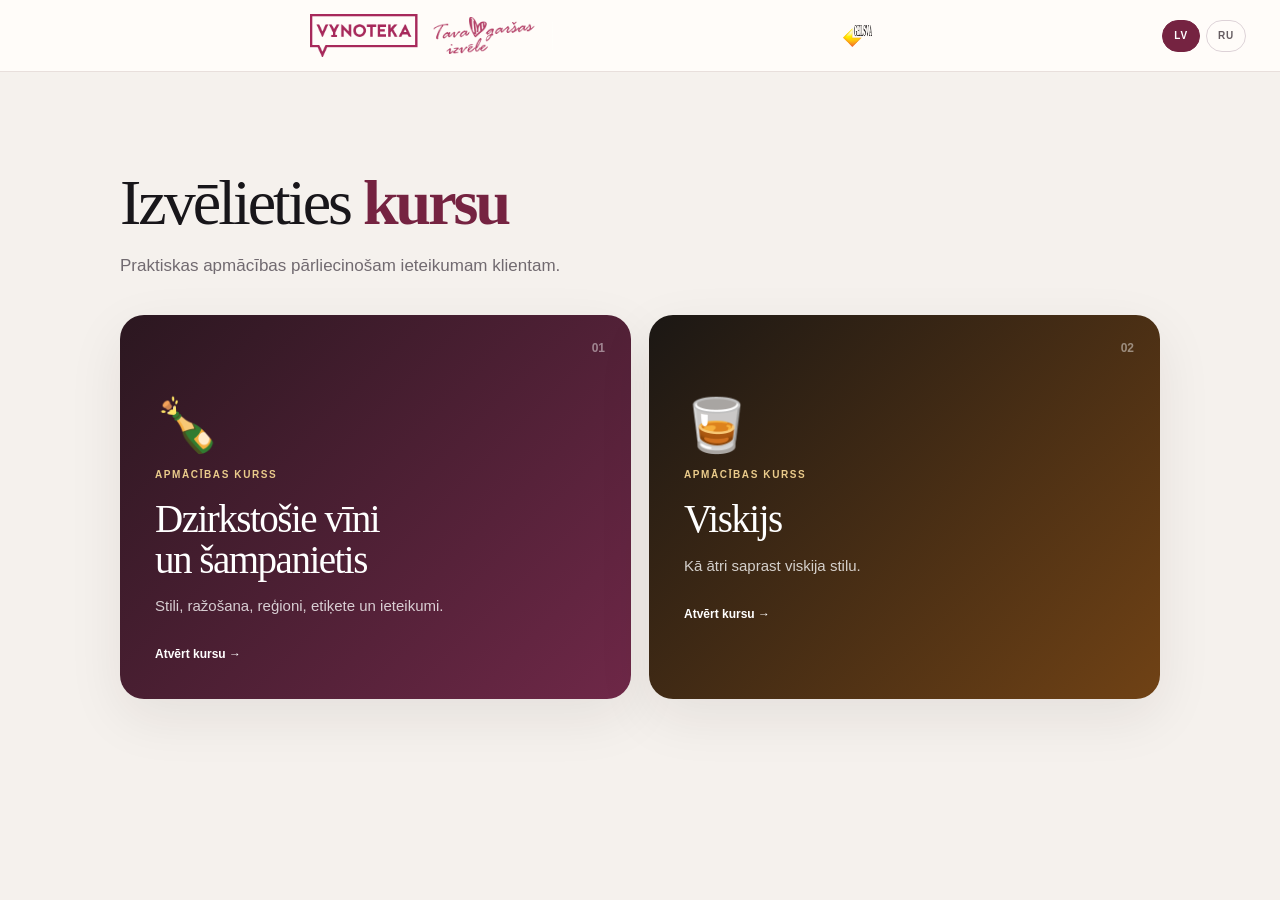
<file: index.html>
<!doctype html><html lang="lv"><head><meta charset="utf-8"><meta name="viewport" content="width=device-width,initial-scale=1"><title>VYNOTEKA Wine Academy</title><link rel="stylesheet" href="style.css"></head><body class="academy-home"><header class="topbar">
  <div class="brand brand-logos"><img class="brand-logo-main" alt="VYNOTEKA" src="[data-uri]"><img class="brand-logo-slogan" alt="VYNOTEKA slogan" src="assets/slogan_lv_transparent.png"></div>
  <div class="top-center"><img class="gelsva-header-logo" src="assets/logo@2x.png" alt="GELSVA SIA"></div>
  <div class="language-switch">
    <button id="lvBtn" class="lang active">LV</button>
    <button id="ruBtn" class="lang">RU</button>
  </div>
  
</header><main class="academy-selector"><div class="selector-intro"><div class="eyebrow"></div><h1 data-ru>Выберите <strong>курс</strong></h1><h1 data-lv>Izvēlieties <strong>kursu</strong></h1><p data-ru>Практическое обучение для уверенной рекомендации напитков клиентам.</p><p data-lv>Praktiskas apmācības pārliecinošam ieteikumam klientam.</p></div><div class="course-choice-grid"><a class="course-choice sparkling" href="sparkling-wine.html"><span class="choice-number">01</span><span class="choice-icon">🍾</span><div class="eyebrow" data-ru>Учебный курс</div><div class="eyebrow" data-lv>Apmācības kurss</div><h2 data-ru>Игристые вина<br>и шампанское</h2><h2 data-lv>Dzirkstošie vīni<br>un šampanietis</h2><p data-ru>Стили, производство, регионы, этикетка и рекомендации.</p><p data-lv>Stili, ražošana, reģioni, etiķete un ieteikumi.</p><span class="choice-link" data-ru>Открыть курс →</span><span class="choice-link" data-lv>Atvērt kursu →</span></a><a class="course-choice whisky" href="whisky.html"><span class="choice-number">02</span><span class="choice-icon">🥃</span><div class="eyebrow" data-ru>Учебный курс</div><div class="eyebrow" data-lv>Apmācības kurss</div><h2 data-ru>Виски<br></h2><h2 data-lv>Viskijs<br></h2><p data-ru>Как быстро понять стиль виски.</p><p data-lv>Kā ātri saprast viskija stilu.</p><span class="choice-link" data-ru>Открыть курс →</span><span class="choice-link" data-lv>Atvērt kursu →</span></a></div></main><footer><span></span></footer><script src="script.js"></script></body></html>
</file>
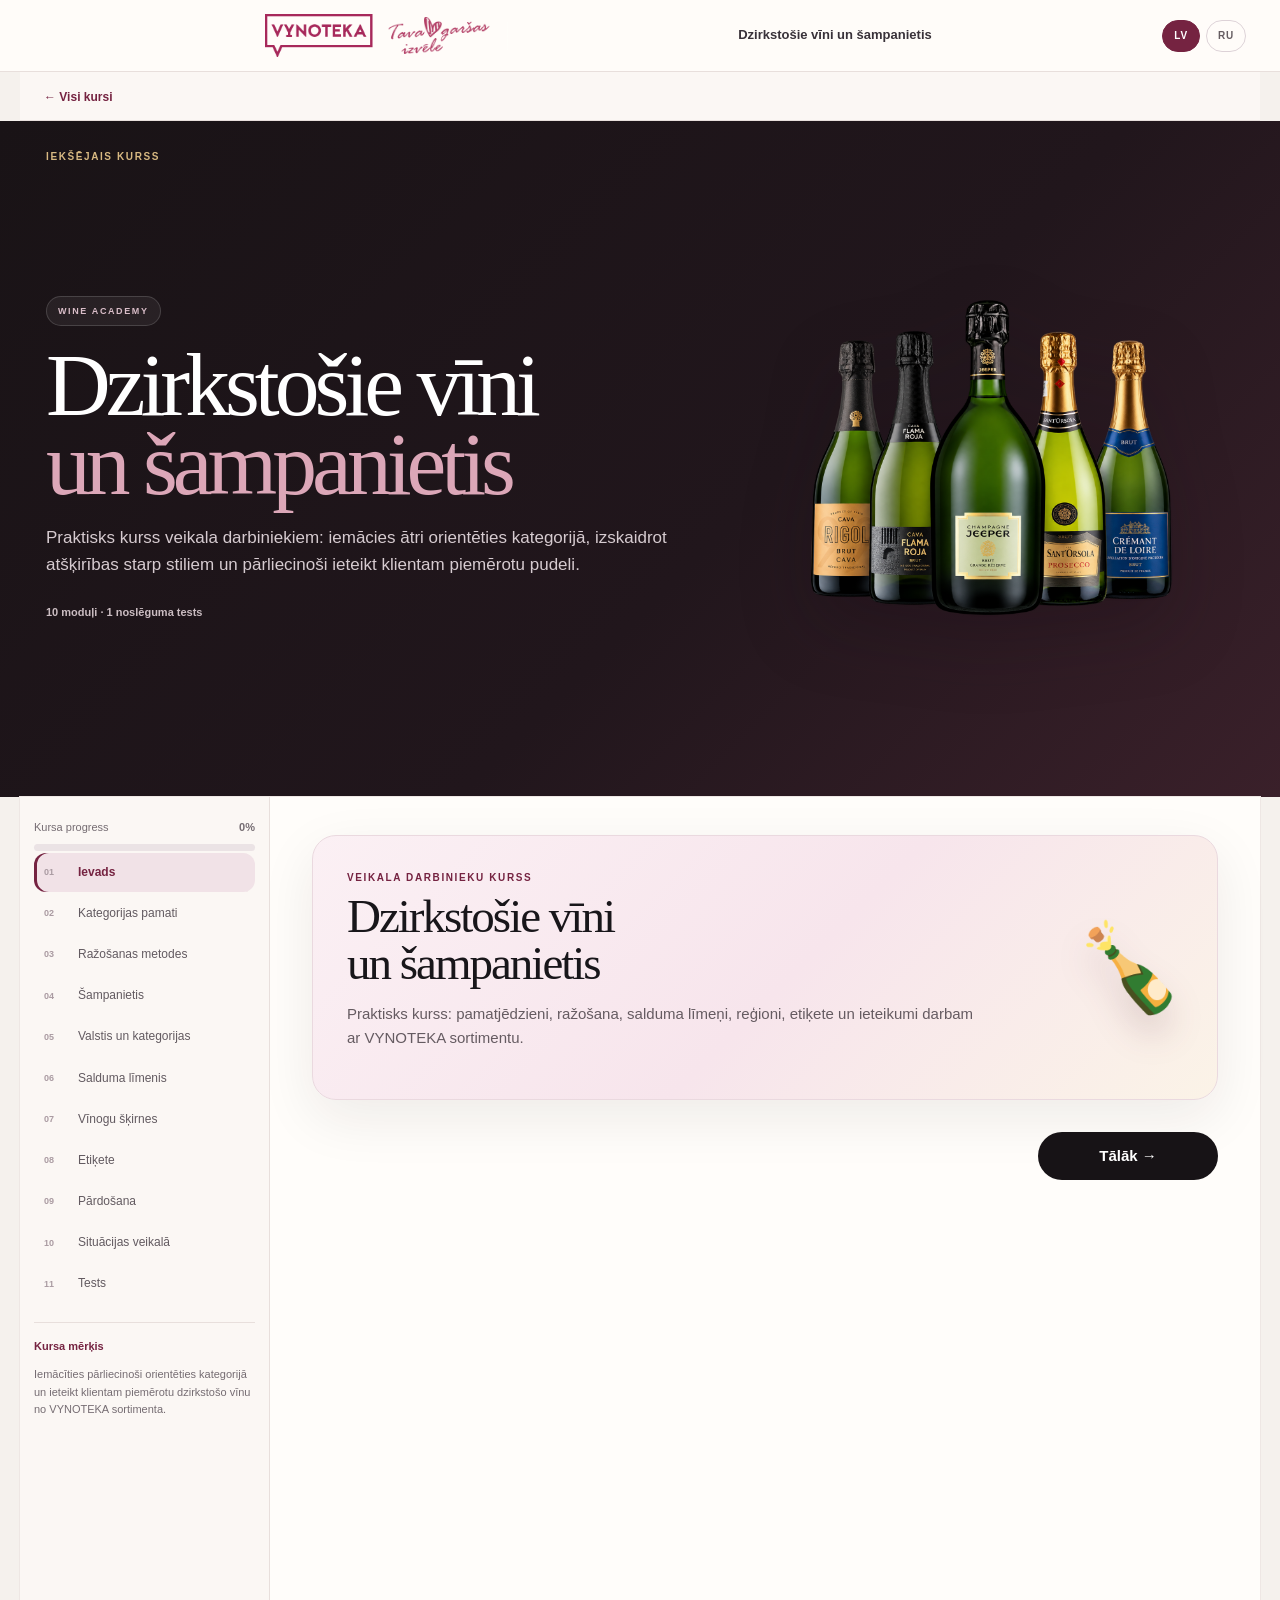
<file: sparkling-wine.html>
<!DOCTYPE html>
<html lang="lv">
<head>
<meta charset="UTF-8">
<meta name="viewport" content="width=device-width, initial-scale=1.0">
<title>VYNOTEKA — Dzirkstošie vīni / Игристые вина</title>
<link rel="stylesheet" href="style.css">
<style>
  .course-next, .course-back { display:block; margin:32px 0 8px auto; min-width:180px; }
  .course-navigation { display:flex; justify-content:space-between; align-items:center; margin:32px 0 8px; }
  .course-navigation .course-next, .course-navigation .course-back { margin:0; }

    .label-guide-image { margin: 24px 0 32px; text-align: center; }
    .label-guide-image img { display: block; width: 100%; max-width: 1080px; height: auto; margin: 0 auto; border-radius: 14px; }
</style>
</head>
<body>
<header class="topbar">
  <div class="brand brand-logos"><img class="brand-logo-main" alt="VYNOTEKA" src="[data-uri]"><img class="brand-logo-slogan" alt="VYNOTEKA slogan" src="assets/slogan_lv_transparent.png"></div>
  <div class="top-center"><span data-ru>Игристые вина и шампанское</span><span data-lv>Dzirkstošie vīni un šampanietis</span></div>
  <div class="language-switch">
    <button id="lvBtn" class="lang active">LV</button>
    <button id="ruBtn" class="lang">RU</button>
  </div>
</header>
<section id="landing" class="landing">
  <div class="landing-wrap">
    <div class="landing-topline">
      <span class="eyebrow" data-ru>ВНУТРЕННИЙ КУРС</span>
      <span class="eyebrow" data-lv>IEKŠĒJAIS KURSS</span>
      <div class="landing-lang">
        
      </div>
    </div>

    <div class="landing-hero">
      <div class="hero-copy">
        <div class="hero-kicker">
          <span data-ru>WINE ACADEMY</span><span data-lv>WINE ACADEMY</span>
        </div>
        <h1 data-ru>Игристые вина<br><strong>и шампанское</strong></h1>
        <h1 data-lv>Dzirkstošie vīni<br><strong>un šampanietis</strong></h1>
        <p data-ru>Практический курс для сотрудников магазина: научись быстро понимать категорию, объяснять разницу между стилями и уверенно рекомендовать бутылку клиенту.</p>
        <p data-lv>Praktisks kurss veikala darbiniekiem: iemācies ātri orientēties kategorijā, izskaidrot atšķirības starp stiliem un pārliecinoši ieteikt klientam piemērotu pudeli.</p>
        <div class="hero-actions">
          <span class="hero-note" data-ru>10 модулей · 1 финальный тест</span>
          <span class="hero-note" data-lv>10 moduļi · 1 noslēguma tests</span>
        </div>
      </div>

      <div class="hero-side bottle-showcase">
          <img class="bottle-composition-hero" src="assets/bottle_composition.png" alt="Jeeper, Cava, Crémant de Loire and Prosecco">
      </div>
    </div>

    
    </div>
</section>
<div class="app" id="courseApp">
<aside class="sidebar">
  <div class="progress-row"><span data-ru>Прогресс курса</span><span data-lv>Kursa progress</span><b id="progressText">0%</b></div>
  <div class="progress"><div id="progressFill"></div></div>

  <nav>
    <button class="nav active" data-target="intro"><span>01</span><span data-ru>Введение</span><span data-lv>Ievads</span></button>
    <button class="nav" data-target="basics"><span>02</span><span data-ru>Основы категории</span><span data-lv>Kategorijas pamati</span></button>
    <button class="nav" data-target="methods"><span>03</span><span data-ru>Методы производства</span><span data-lv>Ražošanas metodes</span></button>
    <button class="nav" data-target="champagne"><span>04</span><span data-ru>Шампанское</span><span data-lv>Šampanietis</span></button>
    <button class="nav" data-target="world"><span>05</span><span data-ru>Страны и категории</span><span data-lv>Valstis un kategorijas</span></button>
    <button class="nav" data-target="sweet"><span>06</span><span data-ru>Сладость</span><span data-lv>Salduma līmenis</span></button>
    <button class="nav" data-target="grapes"><span>07</span><span data-ru>Сорта винограда</span><span data-lv>Vīnogu šķirnes</span></button>
    <button class="nav" data-target="labels"><span>08</span><span data-ru>Этикетка</span><span data-lv>Etiķete</span></button>
    <button class="nav" data-target="sales"><span>09</span><span data-ru>Продажа</span><span data-lv>Pārdošana</span></button>
    <button class="nav" data-target="cases"><span>10</span><span data-ru>Ситуации в магазине</span><span data-lv>Situācijas veikalā</span></button>
    <button class="nav" data-target="exam"><span>11</span><span data-ru>Тест</span><span data-lv>Tests</span></button>
  </nav>

  <div class="side-note">
    <b data-ru>Цель курса</b><b data-lv>Kursa mērķis</b>
    <p data-ru>Научиться уверенно ориентироваться в категории и рекомендовать клиенту подходящее игристое из реального ассортимента VYNOTEKA.</p>
    <p data-lv>Iemācīties pārliecinoši orientēties kategorijā un ieteikt klientam piemērotu dzirkstošo vīnu no VYNOTEKA sortimenta.</p>
  </div>
</aside>

<main class="content">

<section id="intro" class="section active">
  <div class="hero">
    <div>
      <div class="eyebrow" data-ru>КУРС ДЛЯ СОТРУДНИКОВ МАГАЗИНА</div><div class="eyebrow" data-lv>VEIKALA DARBINIEKU KURSS</div>
      <h1 data-ru>Игристые вина<br>и шампанское</h1><h1 data-lv>Dzirkstošie vīni<br>un šampanietis</h1>
      <p data-ru>Практический курс: основные понятия, производство, сладость, регионы, этикетка и рекомендации по ассортименту VYNOTEKA.</p>
      <p data-lv>Praktisks kurss: pamatjēdzieni, ražošana, salduma līmeņi, reģioni, etiķete un ieteikumi darbam ar VYNOTEKA sortimentu.</p>
    </div>
    <div class="hero-icon">🍾</div>
  </div>

</section>

<section id="basics" class="section">
  <div class="heading"><div class="eyebrow">02</div><h2 data-ru>Основы категории</h2><h2 data-lv>Kategorijas pamati</h2><p data-ru>Игристое вино — вино с растворённым углекислым газом, создающим пузырьки.</p><p data-lv>Dzirkstošais vīns ir vīns ar izšķīdušu ogļskābo gāzi, kas veido burbuļus.</p></div>
  <div class="definition">
    <div><b data-ru>Что покупатель хочет понять?</b><b data-lv>Ko pircējs vēlas saprast?</b>
      <div class="feature-list">
        <span data-ru>Насколько сухое?</span><span data-lv>Cik sauss?</span>
        <span data-ru>Фруктовое или сложное?</span><span data-lv>Augļains vai sarežģītāks?</span>
        <span data-ru>Откуда оно?</span><span data-lv>No kurienes tas ir?</span>
        <span data-ru>Подходит ли к событию?</span><span data-lv>Vai der konkrētam notikumam?</span>
      </div>
    </div>
    <div class="big-fact"><span>CO₂</span><p data-ru>Пузырьки — ключевой признак категории.</p><p data-lv>Burbuļi ir galvenā kategorijas pazīme.</p></div>
  </div>
  <div class="mini-grid">
    <article><b data-ru>Белое</b><b data-lv>Baltais</b><p data-ru>Самый распространённый стиль.</p><p data-lv>Visizplatītākais stils.</p></article>
    <article><b data-ru>Розовое</b><b data-lv>Rozā</b><p data-ru>Часто более ягодное и ароматное.</p><p data-lv>Bieži izteiktāks ogu un augļu raksturs.</p></article>
    <article><b data-ru>Красное</b><b data-lv>Sarkanais</b><p data-ru>Отдельная ниша игристых вин.</p><p data-lv>Atsevišķa dzirkstošo vīnu niša.</p></article>
  </div>
</section>

<section id="methods" class="section">
  <div class="heading"><div class="eyebrow">03</div><h2 data-ru>Методы производства</h2><h2 data-lv>Ražošanas metodes</h2><p data-ru>Главное для продавца — понимать разницу между традиционным и танковым методом.</p><p data-lv>Pārdevējam galvenais ir saprast atšķirību starp tradicionālo un tvertnes metodi.</p></div>
  <div class="method"><b>01</b><div><h3 data-ru>Традиционный метод</h3><h3 data-lv>Tradicionālā metode</h3><p data-ru>Вторичная ферментация проходит в бутылке. Контакт с дрожжами может давать более сложные, хлебные и кремовые оттенки.</p><p data-lv>Otrā fermentācija notiek pudelē. Kontakts ar raugiem var piešķirt sarežģītākas, maizes un krēmveida nianses.</p><div class="tag" data-ru>Champagne · Cava · Franciacorta · многие Crémant</div><div class="tag" data-lv>Champagne · Cava · Franciacorta · daudzi Crémant</div></div></div>
  <div class="method"><b>02</b><div><h3 data-ru>Танковый метод / Charmat</h3><h3 data-lv>Tvertnes metode / Charmat</h3><p data-ru>Вторичная ферментация проходит в герметичном резервуаре. Хорошо сохраняет свежие фруктовые и цветочные ароматы.</p><p data-lv>Otrā fermentācija notiek slēgtā tvertnē. Labi saglabā svaigus augļu un ziedu aromātus.</p><div class="tag" data-ru>Частая ассоциация: Prosecco</div><div class="tag" data-lv>Bieža asociācija: Prosecco</div></div></div>
  <div class="method"><b>03</b><div><h3 data-ru>Газификация</h3><h3 data-lv>Gāzēšana</h3><p data-ru>Готовое вино насыщают CO₂. Обычно это более простой и доступный стиль.</p><p data-lv>Gatavam vīnam pievieno CO₂. Parasti tas veido vienkāršāku un pieejamāku stilu.</p></div></div>
  <div class="gold-note"><b data-ru>Важно:</b><b data-lv>Svarīgi:</b><span data-ru>метод не означает «хорошо/плохо» — он определяет стиль и характер.</span><span data-lv>metode nenozīmē “labs/slikts” — tā ietekmē stilu un raksturu. Tradicionālā metode ir <b>visdārgākā</b>.</span></div>
</section>

<section id="champagne" class="section">
  <div class="heading"><div class="eyebrow">04</div><h2 data-ru>Что такое Champagne?</h2><h2 data-lv>Kas ir Champagne?</h2></div>
  <div class="champagne"><strong>CHAMPAGNE</strong><p data-ru>Защищённое географическое наименование. Champagne производится в регионе Champagne во Франции по установленным правилам.</p><p data-lv>Aizsargāts ģeogrāfiskais nosaukums. Champagne ražo Champagne reģionā Francijā saskaņā ar noteiktiem noteikumiem.</p></div>
  <div class="grid-3">
    <article class="card"><h3 data-ru>Регион</h3><h3 data-lv>Reģions</h3><p data-ru>Champagne, Франция.</p><p data-lv>Champagne, Francija.</p></article>
    <article class="card"><h3 data-ru>Метод</h3><h3 data-lv>Metode</h3><p data-ru>Традиционный метод.</p><p data-lv>Tradicionālā metode.</p></article>
    <article class="card"><h3 data-ru>Основные сорта</h3><h3 data-lv>Svarīgākās šķirnes</h3><p>Chardonnay · Pinot Noir · Pinot Meunier</p></article>
  </div>
  <div class="gold-note"><b data-ru>Для продавца:</b><b data-lv>Pārdevējam:</b><span data-ru>если клиент говорит «шампанское», уточни, нужен ли именно Champagne или любое игристое.</span><span data-lv>ja klients saka “šampanietis”, noskaidro, vai nepieciešams tieši Champagne vai jebkurš dzirkstošais vīns.</span></div>
</section>

<section id="world" class="section">
  <div class="heading"><div class="eyebrow">05</div><h2 data-ru>Главные страны и категории</h2><h2 data-lv>Svarīgākās valstis un kategorijas</h2></div>
  <div class="country-grid">
    <article><b>🇫🇷 France</b><h3>Champagne / Crémant</h3><p data-ru>Традиционный метод; от доступных Crémant до премиального Champagne.</p><p data-lv>Tradicionālā metode; no pieejamāka Crémant līdz premium Champagne.</p></article>
    <article><b>🇮🇹 Italy</b><h3>Prosecco / Asti / Lambrusco / Franciacorta</h3><p data-ru>От свежего фруктового Prosecco до сладкого Asti, Lambrusco и более сложной Franciacorta.</p><p data-lv>No svaiga augļu Prosecco līdz saldam Asti, Lambrusco un sarežģītākai Franciacorta.</p></article>
    <article><b>🇪🇸 Spain</b><h3>Cava</h3><p data-ru>Традиционный метод и часто хорошее соотношение цены и качества.</p><p data-lv>Tradicionālā metode un bieži laba cenas/kvalitātes attiecība.</p></article>
  </div>

  <div class="guide-block">
    <div class="guide-kicker">PRAKTISKAIS CEĻVEDIS</div>
    <h3 data-lv>6 populāri dzirkstošo vīnu stili</h3>
    <h3 data-ru>6 популярных стилей игристых вин</h3>
    <p class="guide-intro" data-lv>Īss pārskats, lai veikalā ātri saprastu, ko piedāvāt klientam.</p>
    <p class="guide-intro" data-ru>Краткая шпаргалка, чтобы быстро понять, что предложить клиенту.</p>
    <div class="style-grid">
      <article class="style-card champagne-card">
        <div class="style-head"><strong>CHAMPAGNE</strong><span data-lv>Francija · Šampaņa</span><span data-ru>Франция · Шампань</span></div>
        <div class="style-body">
          <div><b data-lv>Metode</b><b data-ru>Метод</b><span data-lv>Tradicionālā metode</span><span data-ru>Традиционный метод</span></div>
          <div><b data-lv>Vīnogas</b><b data-ru>Виноград</b><span>Chardonnay · Pinot Noir · Pinot Meunier</span></div>
          <div><b data-lv>Garša</b><b data-ru>Вкус</b><span data-lv>Elegants, sarežģīts, krēmīgs; brioche, rauga un citrusaugļu nianses.</span><span data-ru>Элегантный, сложный, кремовый; оттенки бриоши, дрожжей и цитруса.</span></div>
          <div><b data-lv>Cena</b><b data-ru>Цена</b><span>€30–100+</span></div>
        </div>
      </article>
      <article class="style-card cremant-card">
        <div class="style-head"><strong>CRÉMANT</strong><span data-lv>Francija · dažādi reģioni</span><span data-ru>Франция · разные регионы</span></div>
        <div class="style-body">
          <div><b data-lv>Metode</b><b data-ru>Метод</b><span data-lv>Tradicionālā metode (otrreizējā fermentācija pudelē)</span><span data-ru>Традиционный метод (вторичная ферментация в бутылке)</span></div>
          <div><b data-lv>Vīnogas</b><b data-ru>Виноград</b><span data-lv>Atkarīgs no reģiona: Chardonnay, Pinot Noir, Chenin Blanc u.c.</span><span data-ru>Зависит от региона: Chardonnay, Pinot Noir, Chenin Blanc и др.</span></div>
          <div><b data-lv>Garša</b><b data-ru>Вкус</b><span data-lv>Elegants, svaigs, ar ābolu, ziedu un kauleņu niansēm.</span><span data-ru>Элегантный, свежий, с яблочными, цветочными и косточковыми оттенками.</span></div>
          <div><b data-lv>Stils</b><b data-ru>Стиль</b><span>No Brut Nature līdz Demi-Sec</span></div>
          <div><b data-lv>Cena</b><b data-ru>Цена</b><span>€15–35</span></div>
        </div>
      </article>
      <article class="style-card cava-card">
        <div class="style-head"><strong>CAVA</strong><span data-lv>Spānija</span><span data-ru>Испания</span></div>
        <div class="style-body">
          <div><b data-lv>Metode</b><b data-ru>Метод</b><span data-lv>Tradicionālā metode</span><span data-ru>Традиционный метод</span></div>
          <div><b data-lv>Vīnogas</b><b data-ru>Виноград</b><span>Macabeo · Xarel-lo · Parellada u.c.</span></div>
          <div><b data-lv>Garša</b><b data-ru>Вкус</b><span data-lv>Svaigs, augļains, reizēm minerāls; citrusaugļu un brioša nianses.</span><span data-ru>Свежий, фруктовый, иногда минеральный; цитрусовые и бриошь.</span></div>
          <div><b data-lv>Kvalitātes līmeņi</b><b data-ru>Уровни качества</b><span>Cava Reserva · Gran Reserva · Paraje Calificado</span></div>
          <div><b data-lv>Cena</b><b data-ru>Цена</b><span>€10–25</span></div>
        </div>
      </article>
      <article class="style-card prosecco-card">
        <div class="style-head"><strong>PROSECCO</strong><span data-lv>Itālija · Veneto, Friuli</span><span data-ru>Италия · Венето, Фриули</span></div>
        <div class="style-body">
          <div><b data-lv>Metode</b><b data-ru>Метод</b><span data-lv>Charmat metode (fermentācija tvertnēs)</span><span data-ru>Метод Шарма (ферментация в резервуарах)</span></div>
          <div><b data-lv>Vīnogas</b><b data-ru>Виноград</b><span>Glera (agrāk Prosecco)</span></div>
          <div><b data-lv>Garša</b><b data-ru>Вкус</b><span data-lv>Viegls, augļains, atsvaidzinošs; zaļie āboli, bumbieri, citrusaugļi, ziedi.</span><span data-ru>Лёгкий, фруктовый, освежающий; зелёное яблоко, груша, цитрус, цветы.</span></div>
          <div><b data-lv>Kvalitātes līmeņi</b><b data-ru>Уровни качества</b><span>Prosecco DOC · Prosecco DOCG · Conegliano Valdobbiadene DOCG · Asolo Prosecco DOCG</span></div>
          <div><b data-lv>Cena</b><b data-ru>Цена</b><span>€8–20</span></div>
        </div>
      </article>
      <article class="style-card lambrusco-card">
        <div class="style-head"><strong>LAMBRUSCO</strong><span data-lv>Itālija · Emilia-Romagna</span><span data-ru>Италия · Эмилия-Романья</span></div>
        <div class="style-body">
          <div><b data-lv>Metode</b><b data-ru>Метод</b><span data-lv>Charmat metode</span><span data-ru>Метод Шарма</span></div>
          <div><b data-lv>Vīnogas</b><b data-ru>Виноград</b><span>Lambrusco šķirnes</span></div>
          <div><b data-lv>Garša</b><b data-ru>Вкус</b><span data-lv>Augļains, ogains, aromātisks; bieži viegli saldāks, 8–11% alkohola.</span><span data-ru>Фруктовый, ягодный, ароматный; часто слегка сладковатый, 8–11% алкоголя.</span></div>
          <div><b data-lv>Stils</b><b data-ru>Стиль</b><span>Secco → Dolce</span></div>
          <div><b data-lv>Cena</b><b data-ru>Цена</b><span>€6–12</span></div>
        </div>
      </article>
      <article class="style-card asti-card">
        <div class="style-head"><strong>ASTI / MOSCATO D'ASTI</strong><span data-lv>Itālija · Pjemonta</span><span data-ru>Италия · Пьемонт</span></div>
        <div class="style-body">
          <div><b data-lv>Metode</b><b data-ru>Метод</b><span data-lv>Charmat / tvertnes metode</span><span data-ru>Танковый / резервуарный метод</span></div>
          <div><b data-lv>Vīnogas</b><b data-ru>Виноград</b><span>Moscato Bianco</span></div>
          <div><b data-lv>Garša</b><b data-ru>Вкус</b><span data-lv>Ļoti aromātisks, ziedošs, persiku, aprikožu, medus un vīnogu nianses.</span><span data-ru>Очень ароматный, цветочный; персик, абрикос, мёд и белый виноград.</span></div>
          <div><b data-lv>Kvalitātes līmeņi</b><b data-ru>Уровни качества</b><span>Asti DOCG · Moscato d'Asti DOCG</span></div>
          <div><b data-lv>Cena</b><b data-ru>Цена</b><span>€8–15</span></div>
        </div>
      </article>
    </div>
    <div class="guide-reference">
      <div><b data-lv>Ātrā orientācija</b><b data-ru>Быстрая ориентация</b><p data-lv>Tradicionālā metode → Champagne, Crémant, Cava. Tvertnes/Charmat → Prosecco, Lambrusco, Asti.</p><p data-ru>Традиционный метод → Champagne, Crémant, Cava. Танковый/Charmat → Prosecco, Lambrusco, Asti.</p></div>
      <div><b data-lv>Cenu orientieris no ceļveža</b><b data-ru>Ориентир по цене из гида</b><p>Champagne €30–100+ · Crémant €15–35 · Cava €10–25 · Prosecco €8–20 · Lambrusco €6–12 · Asti €8–15</p></div>
    </div>
    <details class="guide-image-details" open>
      <summary><span data-lv>Atvērt pilno dzirkstošo vīnu ceļvedi</span><span data-ru>Открыть полный гид по игристым винам</span></summary>
      <img src="assets/dzirkstoso-vinu-celvedis.png" alt="Dzirkstošo vīnu ceļvedis">
    </details>
  </div>

  <div class="quality-levels">
    <div class="eyebrow" data-lv>KVALITĀTES LĪMEŅI</div>
    <div class="eyebrow" data-ru>УРОВНИ КАЧЕСТВА</div>
    <div class="quality-grid">
      <article class="quality-card">
        <h3><span data-lv>CAVA</span><span data-ru>CAVA</span> <small>(<span data-lv>Spānija</span><span data-ru>Испания</span>)</small></h3>
        <ul>
          <li><span data-lv>Cava</span><span data-ru>Cava</span></li>
          <li><span data-lv>Cava Reserva (vismaz 15 mēn. uz nogulsnēm)</span><span data-ru>Cava Reserva (минимум 15 месяцев на осадке)</span></li>
          <li><span data-lv>Cava Gran Reserva (vismaz 30 mēn. uz nogulsnēm)</span><span data-ru>Cava Gran Reserva (минимум 30 месяцев на осадке)</span></li>
          <li><strong>★</strong> <span data-lv>Cava de Paraje Calificado (augstākā kategorija)</span><span data-ru>Cava de Paraje Calificado (высшая категория)</span></li>
        </ul>
      </article>

      <article class="quality-card">
        <h3><span data-lv>PROSECCO</span><span data-ru>PROSECCO</span> <small>(<span data-lv>Itālija</span><span data-ru>Италия</span>)</small></h3>
        <ul>
          <li><span data-lv>Prosecco DOC</span><span data-ru>Prosecco DOC</span></li>
          <li><span data-lv>Prosecco DOCG</span><span data-ru>Prosecco DOCG</span></li>
          <li><strong>★</strong> <span data-lv>Conegliano Valdobbiadene DOCG (premium zona)</span><span data-ru>Conegliano Valdobbiadene DOCG (премиальная зона)</span></li>
          <li><strong>★</strong> <span data-lv>Asolo Prosecco DOCG</span><span data-ru>Asolo Prosecco DOCG</span></li>
        </ul>
      </article>

      <article class="quality-card">
        <h3><span data-lv>CRÉMANT</span><span data-ru>CRÉMANT</span> <small>(<span data-lv>Francija</span><span data-ru>Франция</span>)</small></h3>
        <p data-lv>Oficiālas kvalitātes pakāpes nav, bet svarīgs ir reģions un ražotājs.</p>
        <p data-ru>Официальной системы уровней качества нет, но важны регион и производитель.</p>
        <p class="quality-hint"><b data-lv>Meklē:</b><b data-ru>Ищи:</b>
          <span>Crémant d’Alsace · Crémant de Bourgogne · Crémant de Loire</span>
        </p>
      </article>
    </div>
  </div>
</section>

<section id="sweet" class="section">
  <div class="heading"><div class="eyebrow">06</div><h2 data-ru>Сладость: Brut и другие стили</h2><h2 data-lv>Saldums: Brut un citi stili</h2><p data-ru>Важно: название Extra Dry звучит «суше», но по факту этот стиль обычно слаще Brut.</p><p data-lv>Svarīgi: Extra Dry nosaukums izklausās “sausāks”, bet faktiski tas parasti ir saldāks par Brut.</p></div>
  <div class="sweet-scale">
    <div><b>Brut Nature</b><small data-ru>0–3 g/l · самый сухой</small><small data-lv>0–3 g/l · sausākais</small></div>
    <div><b>Extra Brut</b><small data-ru>0–6 g/l · очень сухой</small><small data-lv>0–6 g/l · ļoti sauss</small></div>
    <div class="selected"><b>Brut</b><small data-ru>до 12 g/l · сухой</small><small data-lv>līdz 12 g/l · sauss</small></div>
    <div><b>Extra Dry</b><small data-ru>12–17 g/l · слаще Brut</small><small data-lv>12–17 g/l · saldāks par Brut</small></div>
    <div><b>Dry / Sec</b><small data-ru>17–32 g/l · ещё слаще</small><small data-lv>17–32 g/l · vēl saldāks</small></div>
    <div><b>Demi-Sec</b><small data-ru>32+ g/l · полусладкий/сладковатый</small><small data-lv>32+ g/l · pussalds</small></div>
    <div><b>Doux</b><small data-ru>50+ g/l · самый сладкий</small><small data-lv>50+ g/l · saldākais</small></div>
  </div>
  <div class="red-note"><b data-ru>Запомни:</b><b data-lv>Atceries:</b><span data-ru> для запроса «сухое» первым рассматривай Brut или Extra Brut.</span><span data-lv> ja klients vēlas “sausu”, vispirms skaties uz Brut vai Extra Brut.</span></div>
</section>

<section id="grapes" class="section">
  <div class="heading"><div class="eyebrow">07</div><h2 data-ru>Главные сорта винограда</h2><h2 data-lv>Svarīgākās vīnogu šķirnes</h2></div>
  <div class="grape-grid">
    <article><b>Chardonnay</b><p data-ru>Цитрус, яблоко, свежесть, элегантность.</p><p data-lv>Citrusi, ābols, svaigums, elegance.</p><span>Champagne · Cava · Crémant</span></article>
    <article><b>Pinot Noir</b><p data-ru>Ягоды, тело, структура.</p><p data-lv>Ogas, struktūra, ķermenis.</p><span>Champagne · Rosé · Crémant</span></article>
    <article><b>Pinot Meunier</b><p data-ru>Фруктовость и мягкость.</p><p data-lv>Augļainums un maigums.</p><span>Champagne</span></article>
    <article><b>Glera</b><p data-ru>Яблоко, груша, белые цветы, свежесть.</p><p data-lv>Ābols, bumbieris, baltie ziedi, svaigums.</p><span>Prosecco</span></article>
    <article><b>Macabeo</b><p data-ru>Один из классических сортов Cava.</p><p data-lv>Viena no klasiskajām Cava šķirnēm.</p><span>Cava</span></article>
    <article><b>Xarel-lo</b><p data-ru>Структура и свежесть в купажах Cava.</p><p data-lv>Struktūra un svaigums Cava kupāžās.</p><span>Cava</span></article>
  </div>
</section>

<section id="labels" class="section">
  <div class="heading"><div class="eyebrow">08</div><h2 data-ru>Как читать этикетку</h2><h2 data-lv>Kā lasīt etiķeti</h2><p data-ru>Перед рекомендацией обрати внимание на несколько ключевых моментов.</p><p data-lv>Pirms ieteikuma pievērs uzmanību dažiem svarīgiem aspektiem.</p></div>
  <div class="label-guide-image">
    <img data-lv src="assets/prosecco_lv.png" alt="Kā lasīt Prosecco etiķeti">
    <img data-ru src="assets/prosecco_ru.png" alt="Как читать этикетку Prosecco">
  </div>




  <div class="label-grid">
    <div class="label-card"><strong>1</strong><h3 data-ru>Категория</h3><h3 data-lv>Kategorija</h3><p>Champagne · Prosecco · Cava · Crémant</p></div>
    <div class="label-card"><strong>2</strong><h3 data-ru>Сладость</h3><h3 data-lv>Saldums</h3><p>Brut · Extra Brut · Extra Dry · Demi-Sec</p></div>
    <div class="label-card"><strong>3</strong><h3 data-ru>Происхождение</h3><h3 data-lv>Izcelsme</h3><p data-ru>Страна, регион, DOC/DOCG/AOP и т.д.</p><p data-lv>Valsts, reģions, DOC/DOCG/AOP u.c.</p></div>
    <div class="label-card"><strong>4</strong><h3 data-ru>Сорт</h3><h3 data-lv>Šķirne</h3><p data-ru>Если указан на этикетке.</p><p data-lv>Ja norādīts uz etiķetes.</p></div>
  </div>
</section>



<section id="sales" class="section">
  <div class="heading"><div class="eyebrow">09</div><h2 data-ru>Как продавать</h2><h2 data-lv>Kā pārdot</h2><p data-ru>Продавец не должен читать клиенту лекцию. Нужно быстро понять потребность и дать несколько понятных варианта.</p><p data-lv>Pārdevējam nav jālasa klientam lekcija. Ātri noskaidro vajadzību un piedāvā dažādus saprotamus variantus.</p></div>
  <div class="sales-grid">
    <div><b>1</b><h3 data-ru>Повод</h3><h3 data-lv>Notikums</h3><p data-ru>Подарок, праздник, ужин, аперитив?</p><p data-lv>Dāvana, svētki, vakariņas, aperitīvs?</p></div>
    <div><b>2</b><h3 data-ru>Вкус</h3><h3 data-lv>Garša</h3><p data-ru>Сухое, фруктовое, сладкое, сложное?</p><p data-lv>Sauss, augļains, salds, sarežģīts?</p></div>
    <div><b>3</b><h3 data-ru>Бюджет</h3><h3 data-lv>Budžets</h3><p data-ru>Какой ориентир по цене?</p><p data-lv>Kāds ir cenu orientieris?</p></div>
    <div><b>4</b><h3 data-ru>Рекомендация</h3><h3 data-lv>Ieteikums</h3><p data-ru>Предложи конкретную бутылку и коротко объясни почему.</p><p data-lv>Piedāvā konkrētu pudeli un īsi paskaidro, kāpēc.</p></div>
  </div>
  <div class="sales-script"><b data-ru>Рабочая фраза:</b><b data-lv>Praktiska frāze:</b><p data-ru>«Это для подарка или для себя? Предпочитаете сухое или более фруктовое? Какой бюджет? Тогда я покажу несколько подходящих вариантов».</p><p data-lv>“Tas ir dāvanai vai sev? Vai dodat priekšroku sausam vai augļainākam? Kāds ir budžets? Tad parādīšu dažādus piemērotus variantus.”</p></div>

  <div class="service-guide">
    <div class="service-head" data-lv>PRAKTISKĀ PASNIEGŠANA</div><div class="service-head" data-ru>ПРАКТИЧЕСКАЯ ПОДАЧА</div>
    <div class="service-grid">
      <div><b data-lv>Pasniegšana</b><b data-ru>Подача</b><p data-lv>Champagne ap 8–10 °C; Lambrusco un Asti ap 6–8 °C.</p><p data-ru>Champagne около 8–10 °C; Lambrusco и Asti около 6–8 °C.</p></div>
      <div><b data-lv>Glāzes</b><b data-ru>Бокалы</b><p data-lv>Šaura flute glāze palīdz saglabāt burbulīšus un izcelt aromātus.</p><p data-ru>Узкий фужер помогает сохранить пузырьки и раскрыть аромат.</p></div>
      <div><b data-lv>Uzglabāšana</b><b data-ru>Хранение</b><p data-lv>Glabāt vēsā, tumšā vietā; ceļvedī norādīta horizontāla pozīcija (izņemot vīnus ar korķi).</p><p data-ru>Хранить в прохладном тёмном месте; в гиде указано горизонтальное положение (кроме вин с пробкой).</p></div>
      <div><b data-lv>Atvēršana</b><b data-ru>Открытие</b><p data-lv>Turi korķi, lēnām griez pudeli un nekad nevērs korķi pret cilvēku.</p><p data-ru>Держи пробку, медленно вращай бутылку и никогда не направляй пробку на человека.</p></div>
    </div>
  </div>
  <div class="pairing-guide">
    <div class="service-head" data-lv>KO IETEIKT PIE ĒDIENA</div><div class="service-head" data-ru>С ЧЕМ РЕКОМЕНДОВАТЬ</div>
    <div class="pairing-grid">
      <div><b>Champagne</b><span data-lv>Jūras veltes, kaviārs, risoto, balta gaļa</span><span data-ru>Морепродукты, икра, ризотто, белое мясо</span></div>
      <div><b>Crémant</b><span data-lv>Austeres, kaviārs, risoto, viegli sieri</span><span data-ru>Устрицы, икра, ризотто, мягкие сыры</span></div>
      <div><b>Cava</b><span data-lv>Aperitīvs, jūras veltes, risoto, grilēti ēdieni</span><span data-ru>Аперитив, морепродукты, ризотто, гриль</span></div>
      <div><b>Prosecco</b><span data-lv>Aperitīvs, salāti, brusketta, augļi</span><span data-ru>Аперитив, салаты, брускетта, фрукты</span></div>
      <div><b>Lambrusco</b><span data-lv>Pica, pasta un itāļu virtuve</span><span data-ru>Пицца, паста и итальянская кухня</span></div>
      <div><b>Asti / Moscato d'Asti</b><span data-lv>Deserti, zemenes, kūkas</span><span data-ru>Десерты, клубника, торты</span></div>
    </div>
  </div>
</section>

<section id="cases" class="section">
  <div class="heading"><div class="eyebrow">10</div><h2 data-ru>Ситуации в магазине</h2><h2 data-lv>Situācijas veikalā</h2></div>
  <div class="case" data-answer="c">
    <h3 data-ru>Ситуация 1</h3><h3 data-lv>Situācija 1</h3>
    <p data-ru>Клиент: «Мне шампанское до 10 евро». Что сделать?</p><p data-lv>Klients: “Man vajag šampanieti līdz 10 eiro.” Ko darīt?</p>
    <button onclick="caseCheck(this,'a')"><span data-ru>Дать любую бутылку с пузырьками.</span><span data-lv>Iedot jebkuru dzirkstošā vīna pudeli.</span></button>
    <button onclick="caseCheck(this,'b')"><span data-ru>Сказать, что это невозможно.</span><span data-lv>Pateikt, ka tas nav iespējams.</span></button>
    <button onclick="caseCheck(this,'c')"><span data-ru>Уточнить, нужен ли именно Champagne, и при необходимости предложить альтернативу в бюджете.</span><span data-lv>Noskaidrot, vai vajadzīgs tieši Champagne, un vajadzības gadījumā piedāvāt alternatīvu budžeta robežās.</span></button>
    <div class="case-feedback"></div>
  </div>
  <div class="case" data-answer="a">
    <h3 data-ru>Ситуация 2</h3><h3 data-lv>Situācija 2</h3>
    <p data-ru>Клиент хочет сухое, но фруктовое.</p><p data-lv>Klients vēlas sausu, bet augļainu vīnu.</p>
    <button onclick="caseCheck(this,'a')"><span data-ru>Рассмотреть Brut / Prosecco Brut и уточнить бюджет.</span><span data-lv>Apsvērt Brut / Prosecco Brut un noskaidrot budžetu.</span></button>
    <button onclick="caseCheck(this,'b')"><span data-ru>Сразу предложить Demi-Sec.</span><span data-lv>Uzreiz piedāvāt Demi-Sec.</span></button>
    <button onclick="caseCheck(this,'c')"><span data-ru>Сказать, что фруктовым сухое быть не может.</span><span data-lv>Pateikt, ka sauss vīns nevar būt augļains.</span></button>
    <div class="case-feedback"></div>
  </div>
</section>

<section id="exam" class="section">
  <div class="heading"><div class="eyebrow">11</div><h2 data-ru>Финальный тест</h2><h2 data-lv>Noslēguma tests</h2><p data-ru>17 вопросов. Для прохождения нужно набрать минимум 80%.</p><p data-lv>17 jautājumi. Lai nokārtotu, jāiegūst vismaz 80%.</p></div>
  <form id="exam">
    <div class="q" data-a="b"><h3 data-ru>1. Что делает вино игристым?</h3><h3 data-lv>1. Kas padara vīnu dzirkstošu?</h3><label><input type="radio" name="q1" value="a"><span data-ru>Сахар</span><span data-lv>Cukurs</span></label><label><input type="radio" name="q1" value="b">CO₂</label><label><input type="radio" name="q1" value="c"><span data-ru>Дуб</span><span data-lv>Ozols</span></label></div>
    <div class="q" data-a="a"><h3 data-ru>2. Где вторичная ферментация при традиционном методе?</h3><h3 data-lv>2. Kur notiek otrā fermentācija tradicionālajā metodē?</h3><label><input type="radio" name="q2" value="a"><span data-ru>В бутылке</span><span data-lv>Pudelē</span></label><label><input type="radio" name="q2" value="b"><span data-ru>В открытой бочке</span><span data-lv>Atvērtā mucā</span></label><label><input type="radio" name="q2" value="c"><span data-ru>В бокале</span><span data-lv>Glāzē</span></label></div>
    <div class="q" data-a="c"><h3 data-ru>3. Главный сорт Prosecco?</h3><h3 data-lv>3. Galvenā Prosecco šķirne?</h3><label><input type="radio" name="q3" value="a">Chardonnay</label><label><input type="radio" name="q3" value="b">Pinot Noir</label><label><input type="radio" name="q3" value="c">Glera</label></div>
    <div class="q" data-a="b"><h3 data-ru>4. Champagne — это…</h3><h3 data-lv>4. Champagne ir…</h3><label><input type="radio" name="q4" value="a"><span data-ru>Любое французское игристое</span><span data-lv>Jebkurš franču dzirkstošais</span></label><label><input type="radio" name="q4" value="b"><span data-ru>Игристое из региона Champagne по правилам аппелласьона</span><span data-lv>Dzirkstošais vīns no Champagne reģiona saskaņā ar noteikumiem</span></label><label><input type="radio" name="q4" value="c"><span data-ru>Любое игристое с Chardonnay</span><span data-lv>Jebkurš dzirkstošais ar Chardonnay</span></label></div>
    <div class="q" data-a="a"><h3 data-ru>5. Что обычно суше?</h3><h3 data-lv>5. Kurš parasti ir sausāks?</h3><label><input type="radio" name="q5" value="a">Brut</label><label><input type="radio" name="q5" value="b">Demi-Sec</label><label><input type="radio" name="q5" value="c">Doux</label></div>
    <div class="q" data-a="a"><h3 data-ru>6. Extra Dry по сравнению с Brut обычно…</h3><h3 data-lv>6. Extra Dry salīdzinājumā ar Brut parasti ir…</h3><label><input type="radio" name="q6" value="a"><span data-ru>Слаще</span><span data-lv>Saldāks</span></label><label><input type="radio" name="q6" value="b"><span data-ru>Суше</span><span data-lv>Sausāks</span></label><label><input type="radio" name="q6" value="c"><span data-ru>Без сахара</span><span data-lv>Bez cukura</span></label></div>
    <div class="q" data-a="b"><h3 data-ru>7. Cava связана с…</h3><h3 data-lv>7. Cava saistīta ar…</h3><label><input type="radio" name="q7" value="a"><span data-ru>Италией</span><span data-lv>Itāliju</span></label><label><input type="radio" name="q7" value="b"><span data-ru>Испанией</span><span data-lv>Spāniju</span></label><label><input type="radio" name="q7" value="c"><span data-ru>Францией Champagne</span><span data-lv>Franciju Champagne</span></label></div>
    <div class="q" data-a="b"><h3 data-ru>8. Клиент хочет французское игристое, но не Champagne. Что логичнее предложить?</h3><h3 data-lv>8. Klients vēlas franču dzirkstošo vīnu, bet ne Champagne. Ko loģiskāk piedāvāt?</h3><label><input type="radio" name="q8" value="a"><span data-ru>Prosecco</span><span data-lv>Prosecco</span></label><label><input type="radio" name="q8" value="b"><span data-ru>Crémant</span><span data-lv>Crémant</span></label><label><input type="radio" name="q8" value="c"><span data-ru>Cava</span><span data-lv>Cava</span></label></div>
    <div class="q" data-a="b"><h3 data-ru>Каким методом обычно производят Prosecco?</h3><h3 data-lv>9. Ar kādu metodi parasti ražo Prosecco?</h3><label><input type="radio" name="q9" value="a"><span data-ru>Вторичная ферментация проходит в бутылке</span><span data-lv>Otrreizējā fermentācija notiek pudelē</span></label><label><input type="radio" name="q9" value="b"><span data-ru>Вторичная ферментация проходит в больших резервуарах</span><span data-lv>Otrreizējā fermentācija notiek lielās tvertnēs</span></label><label><input type="radio" name="q9" value="c"><span data-ru>CO₂ всегда добавляют в готовое вино</span><span data-lv>CO₂ vienmēr pievieno gatavam vīnam</span></label></div>
    <div class="q" data-a="a"><h3 data-ru>10. Как хранить игристое?</h3><h3 data-lv>10. Kā uzglabāt dzirkstošo?</h3><label><input type="radio" name="q10" value="a"><span data-ru>Без жары, солнца и резких перепадов температуры</span><span data-lv>Bez karstuma, saules un straujām temperatūras maiņām</span></label><label><input type="radio" name="q10" value="b"><span data-ru>Рядом с батареей</span><span data-lv>Blakus radiatoram</span></label><label><input type="radio" name="q10" value="c"><span data-ru>Всегда в морозильнике</span><span data-lv>Vienmēr saldētavā</span></label></div>
    <div class="q" data-a="c"><h3 data-ru>11. Что нельзя делать при открытии?</h3><h3 data-lv>11. Ko nedrīkst darīt, atverot pudeli?</h3><label><input type="radio" name="q11" value="a"><span data-ru>Держать пробку</span><span data-lv>Turēt korķi</span></label><label><input type="radio" name="q11" value="b"><span data-ru>Контролировать бутылку</span><span data-lv>Kontrolēt pudeli</span></label><label><input type="radio" name="q11" value="c"><span data-ru>Направлять пробку на человека</span><span data-lv>Virzīt korķi uz cilvēku</span></label></div>
    <div class="q" data-a="a"><h3 data-ru>12. Что лучше предложить для запроса «сухое и фруктовое»?</h3><h3 data-lv>12. Ko labāk piedāvāt “sausam un augļainam”?</h3><label><input type="radio" name="q12" value="a"><span data-ru>Brut / подходящий Prosecco Brut</span><span data-lv>Brut / piemērots Prosecco Brut</span></label><label><input type="radio" name="q12" value="b">Doux</label><label><input type="radio" name="q12" value="c">Demi-Sec</label></div>
    <div class="q" data-a="b"><h3 data-ru>13. Почему два Brut могут иметь разную цену?</h3><h3 data-lv>13. Kāpēc diviem Brut var būt atšķirīga cena?</h3><label><input type="radio" name="q13" value="a"><span data-ru>Только из-за сахара</span><span data-lv>Tikai cukura dēļ</span></label><label><input type="radio" name="q13" value="b"><span data-ru>Регион, бренд, метод, выдержка и позиционирование</span><span data-lv>Reģions, zīmols, metode, nogatavināšana un pozicionēšana</span></label><label><input type="radio" name="q13" value="c"><span data-ru>Дорогой всегда слаще</span><span data-lv>Dārgāks vienmēr ir saldāks</span></label></div>
    <div class="q" data-a="c"><h3 data-ru>14. Что делать, если бюджет клиента не позволяет Champagne?</h3><h3 data-lv>14. Ko darīt, ja klienta budžets neļauj iegādāties Champagne?</h3><label><input type="radio" name="q14" value="a"><span data-ru>Отказаться от консультации</span><span data-lv>Beigt konsultāciju</span></label><label><input type="radio" name="q14" value="b"><span data-ru>Дать любую бутылку</span><span data-lv>Iedot jebkuru pudeli</span></label><label><input type="radio" name="q14" value="c"><span data-ru>Уточнить, обязателен ли Champagne, и подобрать альтернативу</span><span data-lv>Noskaidrot, vai Champagne ir obligāts, un piedāvāt alternatīvu</span></label></div>
    <div class="q" data-a="c"><h3 data-ru>15. Какой вид игристого вина обычно будет самым дорогим?</h3><h3 data-lv>15. Kurš dzirkstošā vīna veids parasti būs visdārgākais?</h3><label><input type="radio" name="q15" value="a">Prosecco</label><label><input type="radio" name="q15" value="b">Crémant</label><label><input type="radio" name="q15" value="c"><span data-ru>Шампанское</span><span data-lv>Šampanietis</span></label></div>
    <div class="q" data-a="c"><h3 data-ru>16. Клиент спрашивает: «Я хочу самое сладкое игристое вино». Что вы предложите?</h3><h3 data-lv>16. Klients jautā: “Es vēlos pašu saldāko dzirkstošo vīnu.” Ko jūs ieteiksiet?</h3><label><input type="radio" name="q16" value="a">Dry / Sec</label><label><input type="radio" name="q16" value="b">Demi-Sec</label><label><input type="radio" name="q16" value="c">Doux</label></div>
    <div class="q" data-a="a"><h3 data-ru>17. При какой температуре рекомендуется подавать Asti?</h3><h3 data-lv>17. Kādā temperatūrā ieteicams pasniegt Asti?</h3><label><input type="radio" name="q17" value="a">6–8 °C</label><label><input type="radio" name="q17" value="b">10–11 °C</label><label><input type="radio" name="q17" value="c">9–10 °C</label></div>
<button type="button" class="primary dark wide" onclick="finishExam()"><span data-ru>Завершить тест</span><span data-lv>Pabeigt testu</span></button>
  </form>
  <div id="result" class="result hidden"></div>
</section>

</main>
</div>

<footer><span></span></footer>
<script>
window.PRODUCTS = [{"name": "Rīgas Oriģinālais dzirkstošais vīns 0,2L 11,5%", "cat": "Latvija", "style": "sauss / сухое", "note": "Mazā 0,2 L pudele; labs variants vienai glāzei vai nelielai dāvanai.", "source": "https://vynoteka.lv/rigas-originalais-dzirkstosais-vins-0-2l"}, {"name": "Rīgas Šampanietis Bruts 0,75 L", "cat": "Latvija", "style": "Brut / sauss", "note": "VYNOTEKA aprakstā norādīta Charmat metode; aperitīvam un sieram.", "source": "https://vynoteka.lv/rigas-sampanietis-bruts-075-l"}, {"name": "Brilla Prosecco Extra Dry 0,75 L", "cat": "Itālija · Prosecco", "style": "Extra Dry", "note": "Glera; viegls, augļains stils; piemērots zivīm.", "source": "https://vynoteka.lv/ru/brilla-prosecco-extra-dry-075-l"}, {"name": "Sant'Orsola Prosecco Extra Dry 0,75 L", "cat": "Itālija · Prosecco", "style": "Extra Dry", "note": "Aromātisks un viegls Prosecco.", "source": "https://vynoteka.lv/en/santorsola-prosecco-extra-dry-075-l"}, {"name": "Montelvini Asolo Prosecco Extra Brut 0,75 L", "cat": "Itālija · Prosecco", "style": "Extra Brut", "note": "Glera; sausāks stils salīdzinājumā ar Extra Dry.", "source": "https://vynoteka.lv/en/montelvini-asolo-prosecco-extra-brut-075-l"}, {"name": "Corvezzo Organic Prosecco Valdobbiadene Brut 0,75 L", "cat": "Itālija · Valdobbiadene", "style": "Brut", "note": "Glera; organisks Prosecco; tradicionāli viegls un svaigs profils.", "source": "https://vynoteka.lv/en/corvezzo-organic-prosecco-valdobbiadene-brut-075-l"}, {"name": "Martini Prosecco DOC 0,75 L", "cat": "Itālija · Veneto", "style": "sauss / dry", "note": "Glera; ābolu, persiku un citrusaugļu notis; viegls stils.", "source": "https://vynoteka.lv/martini-prosecco-doc-075-l"}, {"name": "Martini Rosé D.O.C. 0,75 L", "cat": "Itālija", "style": "pussausais / semi-dry", "note": "Rozā dzirkstošais vīns; Pinot Noir + Glera; aperitīvam un desertiem.", "source": "https://vynoteka.lv/martini-prosecco-rose-doc-075l-115"}, {"name": "Martini Asti 0,75 L", "cat": "Itālija · Asti", "style": "salds / sweet", "note": "Moscato; 7,5%; izteikti augļains un piemērots desertiem.", "source": "https://vynoteka.lv/martini-asti-075-l"}, {"name": "Martini Frizzante Semiseco 0,75 L", "cat": "Itālija", "style": "pussausais / semi-dry", "note": "Maigāks un saldāks stils; der sieriem, uzkodām un desertiem.", "source": "https://vynoteka.lv/martini-frizzante-semiseco-075-l"}, {"name": "Cava Jaume Serra Castelfino Brut 0,75 L", "cat": "Spānija · Cava", "style": "Brut", "note": "Tradicionālā metode; Xarel-lo, Parellada, Macabeo; zivīm un jūras veltēm.", "source": "https://vynoteka.lv/en/cava-jaume-serra-castelfino-brut-075-l"}, {"name": "Dom Potier Cava Demi Sec 0,75 L", "cat": "Spānija · Cava", "style": "Demi-Sec / pussauss", "note": "Xarel-lo, Parellada, Macabeo; mīkstāks un saldāks stils.", "source": "https://vynoteka.lv/ru/dom-potier-cava-demi-sec-075-l"}, {"name": "Vilarnau Cava Ice Reserva 0,75 L", "cat": "Spānija · Cava", "style": "sauss", "note": "Sausais Cava; piemērots zivīm un salātiem.", "source": "https://vynoteka.lv/vilarnau-cava-ice-reserva-075-l"}, {"name": "Zinck Crémant d'Alsace Brut 0,75 L", "cat": "Francija · Alsace", "style": "Brut", "note": "Chardonnay, Pinot Noir, Pinot Blanc; citrusaugļi, bumbieris un grauzdiņa nianses.", "source": "https://vynoteka.lv/zinck-cremant-dalsace-brut-dzirkstosais-vins-075l-125"}, {"name": "Zinck Crémant d'Alsace Rosé 0,75 L", "cat": "Francija · Alsace", "style": "Brut / dry", "note": "Pinot Noir; ķiršu, zemeņu un aveņu aromāti; aperitīvam.", "source": "https://vynoteka.lv/zinck-cremant-d%C2%B4alsace-rose-dzirkstosais-vins-075l-125"}, {"name": "Château Champteloup Crémant de Loire Brut 0,75 L", "cat": "Francija · Loire", "style": "Brut", "note": "Chardonnay + Chenin Blanc; balti ziedi, persiks, dzeltenais ābols; jūras veltēm.", "source": "https://vynoteka.lv/chateau-chamteloup-cremant-de-loire-brut-075-l"}, {"name": "Cremant de Bourgogne Diamant 0,75 L", "cat": "Francija · Bourgogne", "style": "sauss / dry", "note": "Chardonnay; zivīm un salātiem.", "source": "https://vynoteka.lv/cremant-de-bourgogne-diamant-075-l"}, {"name": "Moutard Crémant de Bourgogne Brut 0,75 L", "cat": "Francija · Bourgogne", "style": "Brut", "note": "Chardonnay, Pinot Noir, Aligoté; méthode traditionnelle; 12 mēnešu nogatavināšana.", "source": "https://vynoteka.lv/moutard-cremant-de-bourgogne-brut-075-l"}, {"name": "Mumm Cordon Rouge Brut 0,75 L", "cat": "Francija · Champagne", "style": "Brut", "note": "Champagne; Chardonnay, Pinot Noir, Pinot Meunier; augļu un karameles nianses.", "source": "https://vynoteka.lv/mumm-cordon-rouge-brut-075-l"}, {"name": "Menestrello Prosecco 0,75L 11%", "cat": "Itālija · Prosecco", "style": "sauss / сухое", "note": "Glera; svaigs un atsvaidzinošs, ar ziedu un balto persiku aromātiem; aperitīvam, zivīm un aukstajām uzkodām.", "source": "https://vynoteka.lv/menestrello-prosecco-075-l"}, {"name": "Canti Prosecco Ice 0,75 L", "cat": "Itālija · Prosecco", "style": "sauss / сухое", "note": "11%; sauss Prosecco, piemērots zivīm; produkta kartītē norādīts kā dzirkstošais vīns.", "source": "https://vynoteka.lv/canti-prosecco-ice-075-l"}, {"name": "Zonin Prosecco Cuvée 1821 0,75 L", "cat": "Itālija · Veneto · Prosecco", "style": "sauss / сухое", "note": "Glera; sauss un ābolains profils ar citrona niansēm; labs svētkiem un zivīm/salātiem.", "source": "https://vynoteka.lv/zonin-prosecco-cuvee-1821-075-l"}, {"name": "Ville D'Arfanta Prosecco Millesimato 0,75 L", "cat": "Itālija · Veneto · Prosecco", "style": "sauss / сухое", "note": "Glera; 11%; sauss, piemērots zivīm un salātiem.", "source": "https://vynoteka.lv/en/ville-darfanta-prosecco-millesimato-075-l"}, {"name": "Ville d'Arfanta Prosecco Millesimato Valdobbiadene 0,75 L", "cat": "Itālija · Treviso · Prosecco", "style": "Brut / ļoti sauss", "note": "Glera; VYNOTEKA klasificēts kā ļoti sauss/naturāls Briut vīns; piemērots zivīm un salātiem.", "source": "https://vynoteka.lv/ville-darfanta-prosecco-millesimato-valdobbiadene-075-l"}, {"name": "Premius Brut Crémant de Bordeaux 0,75 L", "cat": "Francija · Bordeaux · Crémant", "style": "Brut / sauss", "note": "12%; Cabernet Franc; sauss Francijas dzirkstošais, piemērots zivīm un salātiem.", "source": "https://vynoteka.lv/premius-brut-cremant-de-bordeaux-075-l"}, {"name": "Zonin Prosecco Cuvee 1821 DOC 0,75 L", "cat": "Itālija · Veneto · Prosecco", "style": "Brut / sauss", "note": "Glera; sauss, ābolains, ar vieglām minerālām un citrusu notīm.", "source": "https://vynoteka.lv/zonin-prosecco-cuvee-1821-075-l"}, {"name": "Ville d'Arfanta Prosecco Treviso Millesimato Extra Dry 0,75 L", "cat": "Itālija · Treviso · Prosecco", "style": "Extra Dry", "note": "Glera; balto augļu, citrusaugļu un vieglu ziedu notis; aperitīvam.", "source": "https://vynoteka.lv/ville-darfanta-prosecco-treviso-millesimato-extra-dry-075l-11"}, {"name": "Felicita Prosecco Demi Sec 0,75 L", "cat": "Itālija · Prosecco", "style": "Demi-Sec / pussauss", "note": "Mīkstāks un saldāks Prosecco stils; VYNOTEKA to klasificē kā pussauss.", "source": "https://vynoteka.lv/felicita-prosecco-demi-sec-dzirkstosais-vins-075l"}, {"name": "Brilla Prosecco Spumante Rosé 0,2 L", "cat": "Itālija · Prosecco Rosé", "style": "sauss / dry", "note": "Mazā 0,2 L rozā pudele; VYNOTEKA norāda sausu stilu un jūras veltes kā saderību.", "source": "https://vynoteka.lv/brilla-prosecco-spumante-rose-dzirkstosais-vins-02-l"}, {"name": "Vilarnau Brut Nature Organic 0,75 L", "cat": "Spānija · Cava", "style": "Brut Nature / ļoti sauss", "note": "Ekoloģiska Cava; Macabeo (Viura); ļoti sausais stils.", "source": "https://vynoteka.lv/vilarnau-brut-nature-organic-075-l"}, {"name": "Cava Jaume Serra Castelfino Semi Seco 0,75 L", "cat": "Spānija · Cava", "style": "Semi Seco / pussauss", "note": "Tradicionālā metode; augļains un pussauss profils.", "source": "https://vynoteka.lv/en/cava-jaume-serra-castelfino-semi-seco-075-l"}, {"name": "Corte dei Rovi Spumante Moscato 0,75 L", "cat": "Itālija · Moscato", "style": "salds / sweet", "note": "Moscato; salds, 6,5%; piemērots desertiem.", "source": "https://vynoteka.lv/corte-dei-rovi-spumante-moscato-075-l"}, {"name": "Kazayak Moscato Aerated 0,25 L", "cat": "Moldova · Moscato", "style": "pussalds / semi-sweet", "note": "Moscato; pussalds dzirkstošais 0,25 L bundžā; paredzēts desertiem.", "source": "https://vynoteka.lv/kazayak-moscato-aerated-025-l"}, {"name": "Moët & Chandon Imperial 0,75 L", "cat": "Francija · Champagne", "style": "Brut", "note": "Champagne; Chardonnay, Pinot Noir, Pinot Meunier; klasika premium segmentā.", "source": "https://vynoteka.lv/moet-chandon-imperia-boxl-075-l"}, {"name": "Moët & Chandon Imperial 0,375 L", "cat": "Francija · Champagne", "style": "Brut", "note": "Mazais 0,375 L formāts; Champagne ar Chardonnay, Pinot Noir un Pinot Meunier.", "source": "https://vynoteka.lv/moet-chandon-imperial-0375-l"}, {"name": "Piper-Heidsieck Cuvée Brut 0,75 L", "cat": "Francija · Champagne", "style": "Brut", "note": "Klasisks non-vintage Champagne ar augļu, bumbieru, ābolu un citrusaugļu notīm.", "source": "https://vynoteka.lv/piper-heidsieck-cuvee-brut-075-l"}];
</script>
<script src="script.js"></script>
<script>
  const goToSectionNumber = (targetId) => {
    openSection(targetId);
    requestAnimationFrame(() => {
      const sectionNumber = document.getElementById(targetId)?.querySelector('.heading .eyebrow');
      const topbarHeight = document.querySelector('.topbar')?.offsetHeight || 0;
      if (sectionNumber) {
        window.scrollTo({
          top: Math.max(0, window.scrollY + sectionNumber.getBoundingClientRect().top - topbarHeight - 12),
          behavior: 'smooth'
        });
      }
    });
  };

  document.querySelectorAll('.content > .section').forEach((section, index) => {
    const currentNav = document.querySelector(`.nav[data-target="${section.id}"]`);
    const navigation = document.createElement('div');
    navigation.className = 'course-navigation';

    if (index > 0) {
      const backButton = document.createElement('button');
      backButton.type = 'button';
      backButton.className = 'primary dark course-back';
      backButton.innerHTML = '<span data-ru>← Назад</span><span data-lv>← Atpakaļ</span>';
      backButton.addEventListener('click', () => {
        const previousNav = currentNav && currentNav.previousElementSibling;
        if (previousNav && previousNav.classList.contains('nav')) {
          goToSectionNumber(previousNav.dataset.target);
        }
      });
      navigation.appendChild(backButton);
    }

    if (section.id !== 'exam') {
      const nextButton = document.createElement('button');
      nextButton.type = 'button';
      nextButton.className = 'primary dark course-next';
      nextButton.innerHTML = '<span data-ru>Дальше →</span><span data-lv>Tālāk →</span>';
      nextButton.addEventListener('click', () => {
        const nextNav = currentNav && currentNav.nextElementSibling;
        if (nextNav && nextNav.classList.contains('nav')) {
          goToSectionNumber(nextNav.dataset.target);
        }
      });
      navigation.appendChild(nextButton);
    }

    if (navigation.childElementCount) section.appendChild(navigation);
  });
</script>
</body>
</html></body></html>
</file>
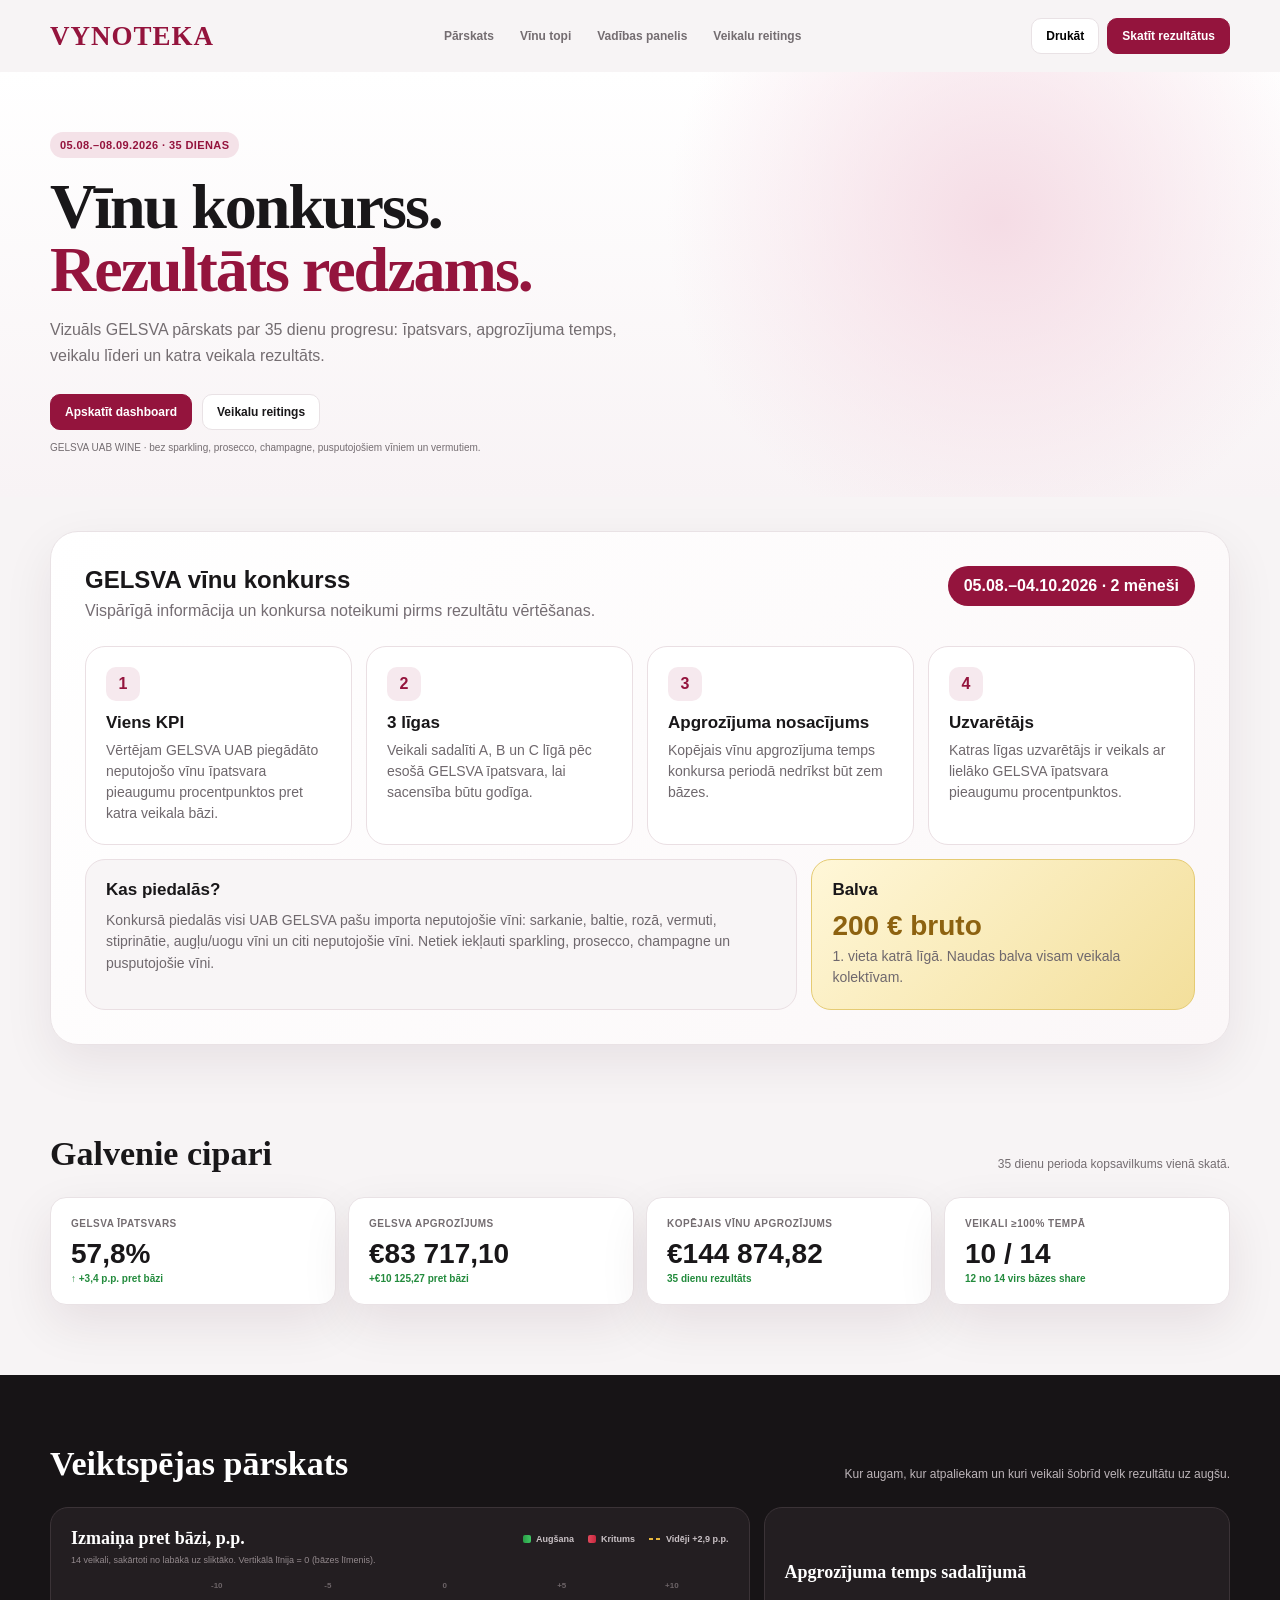
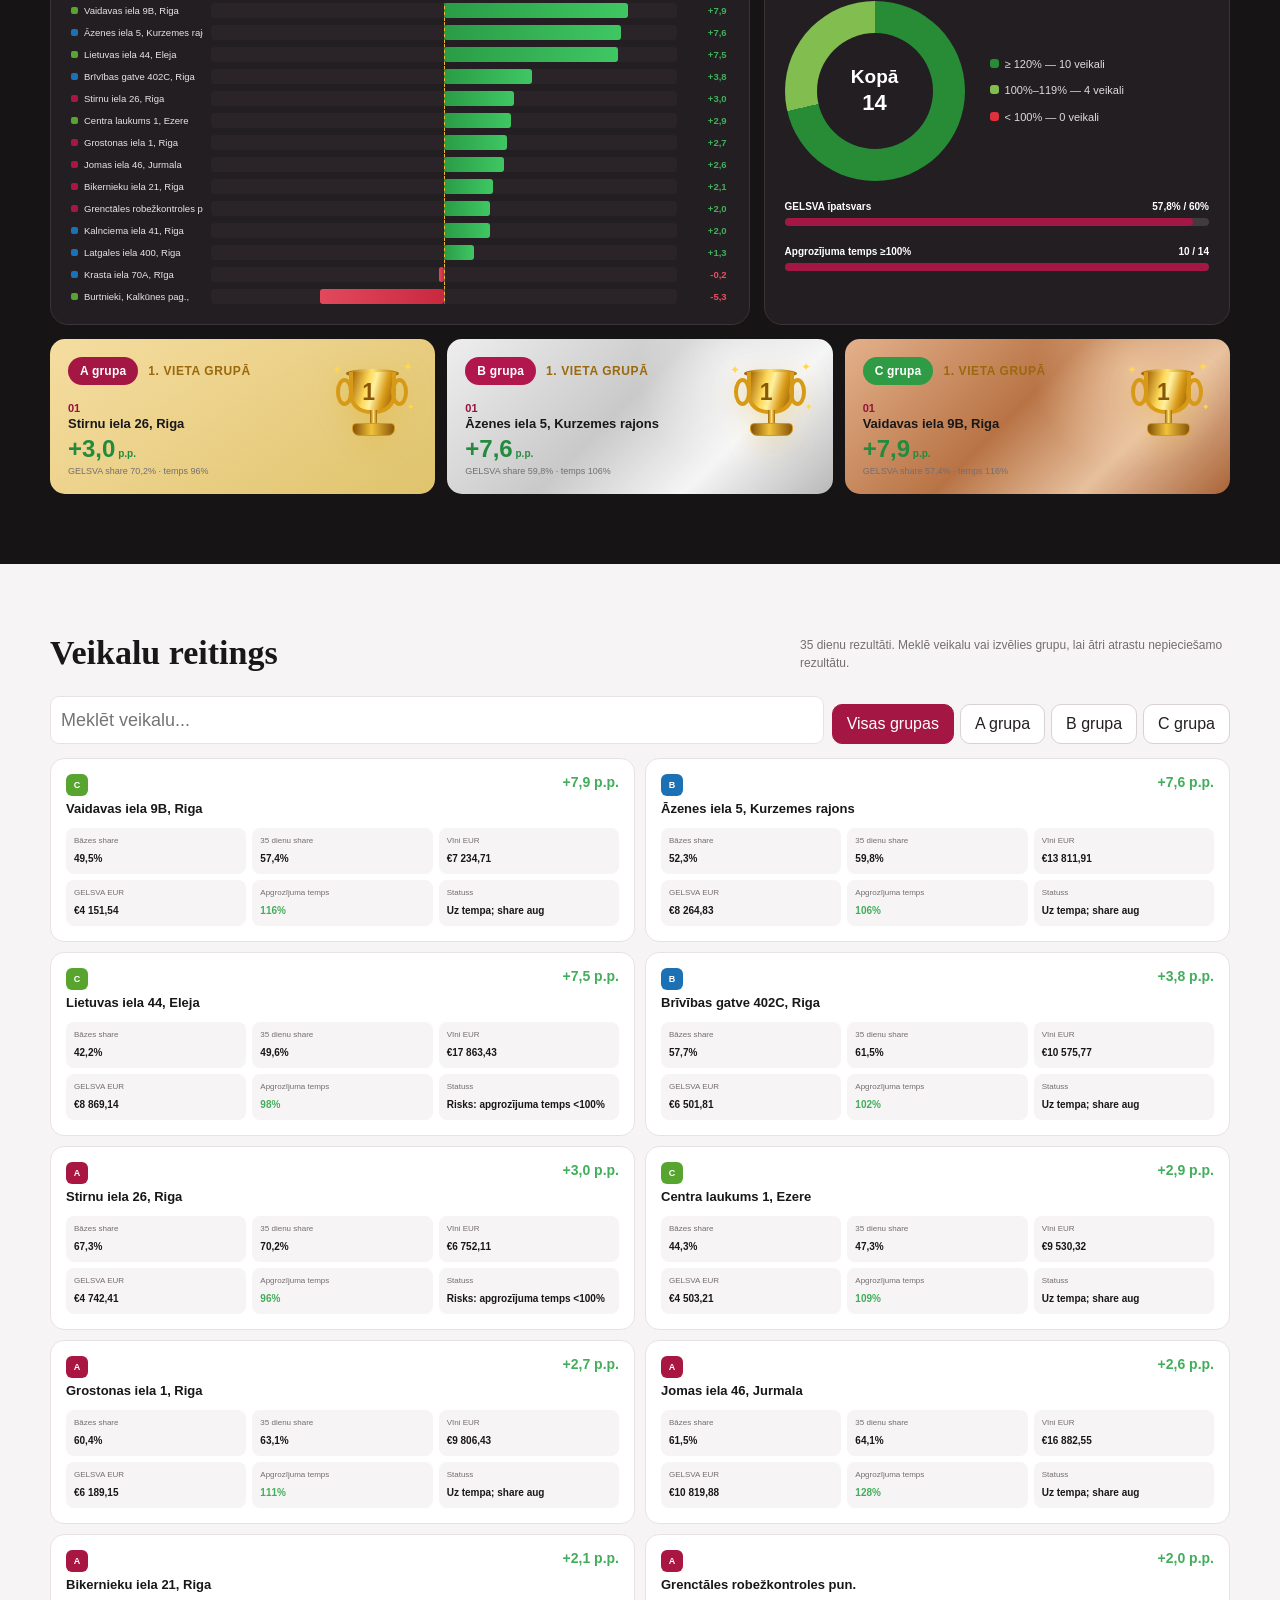
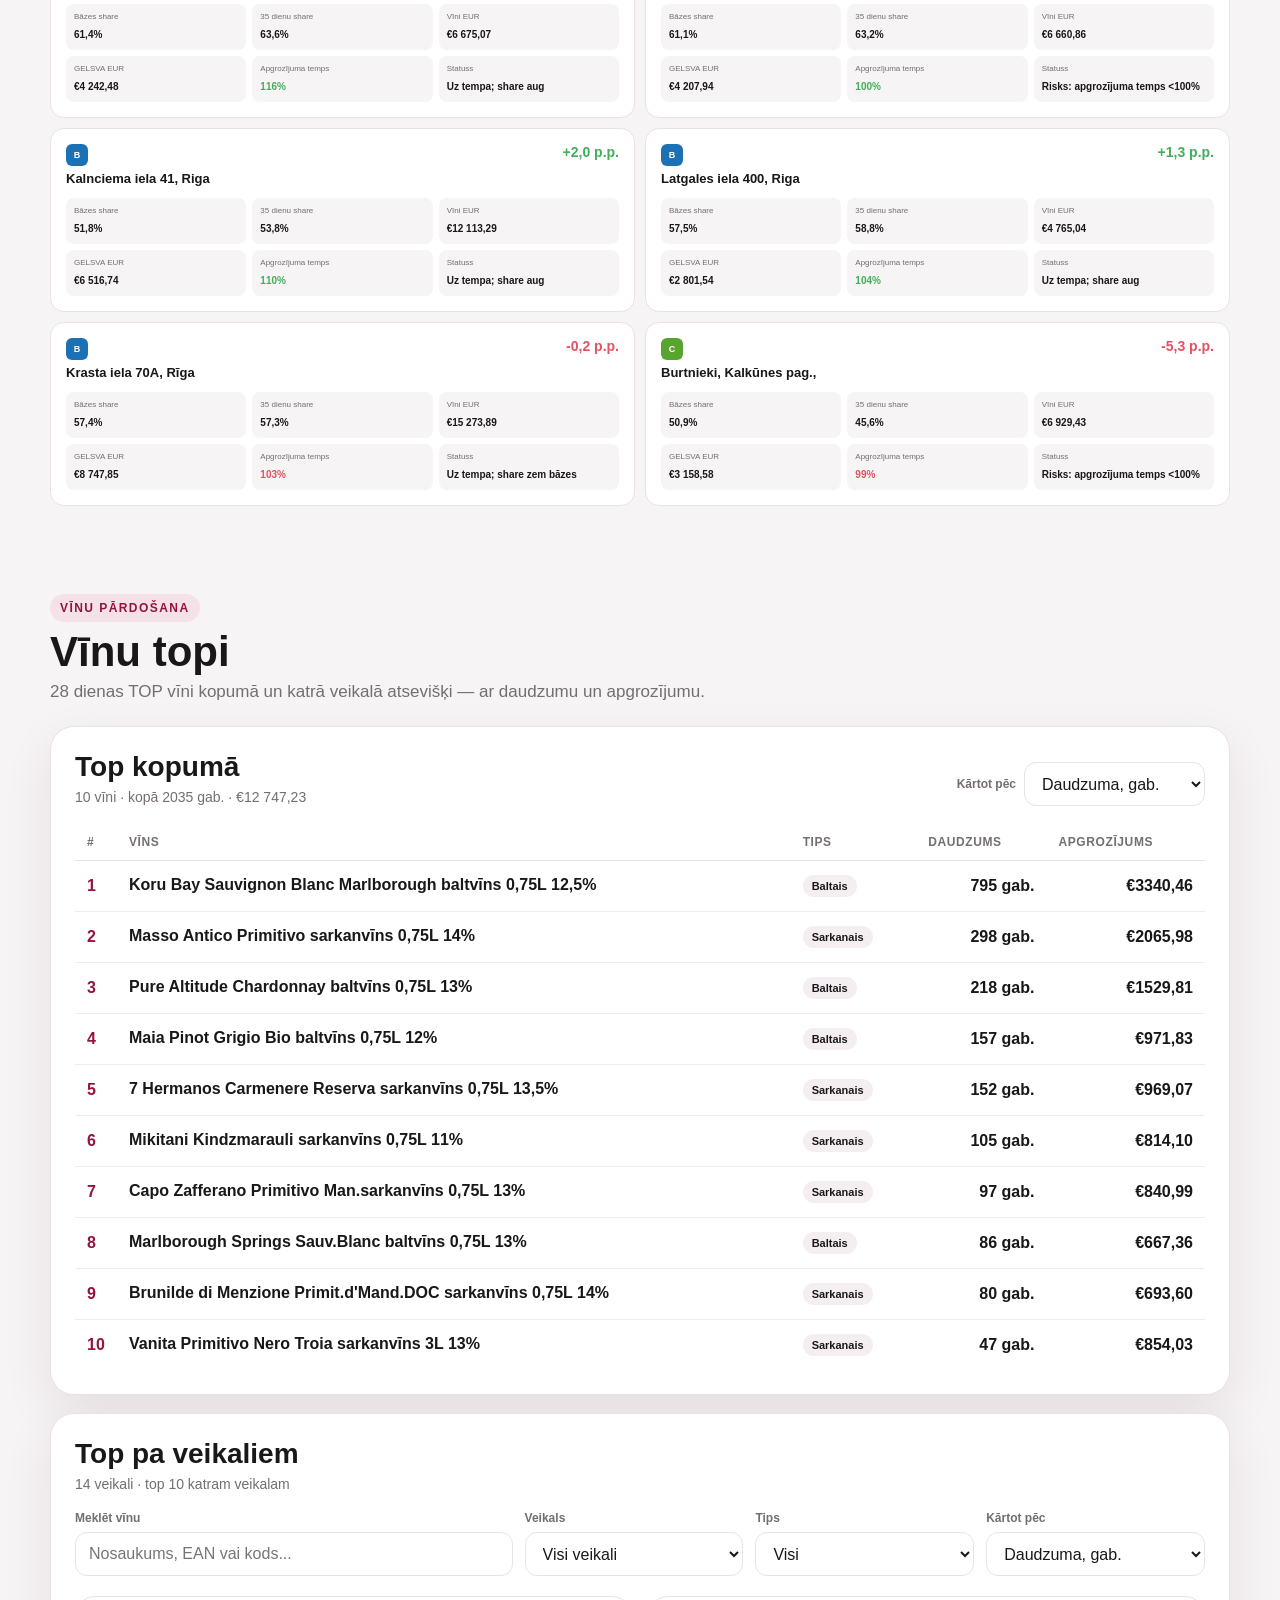
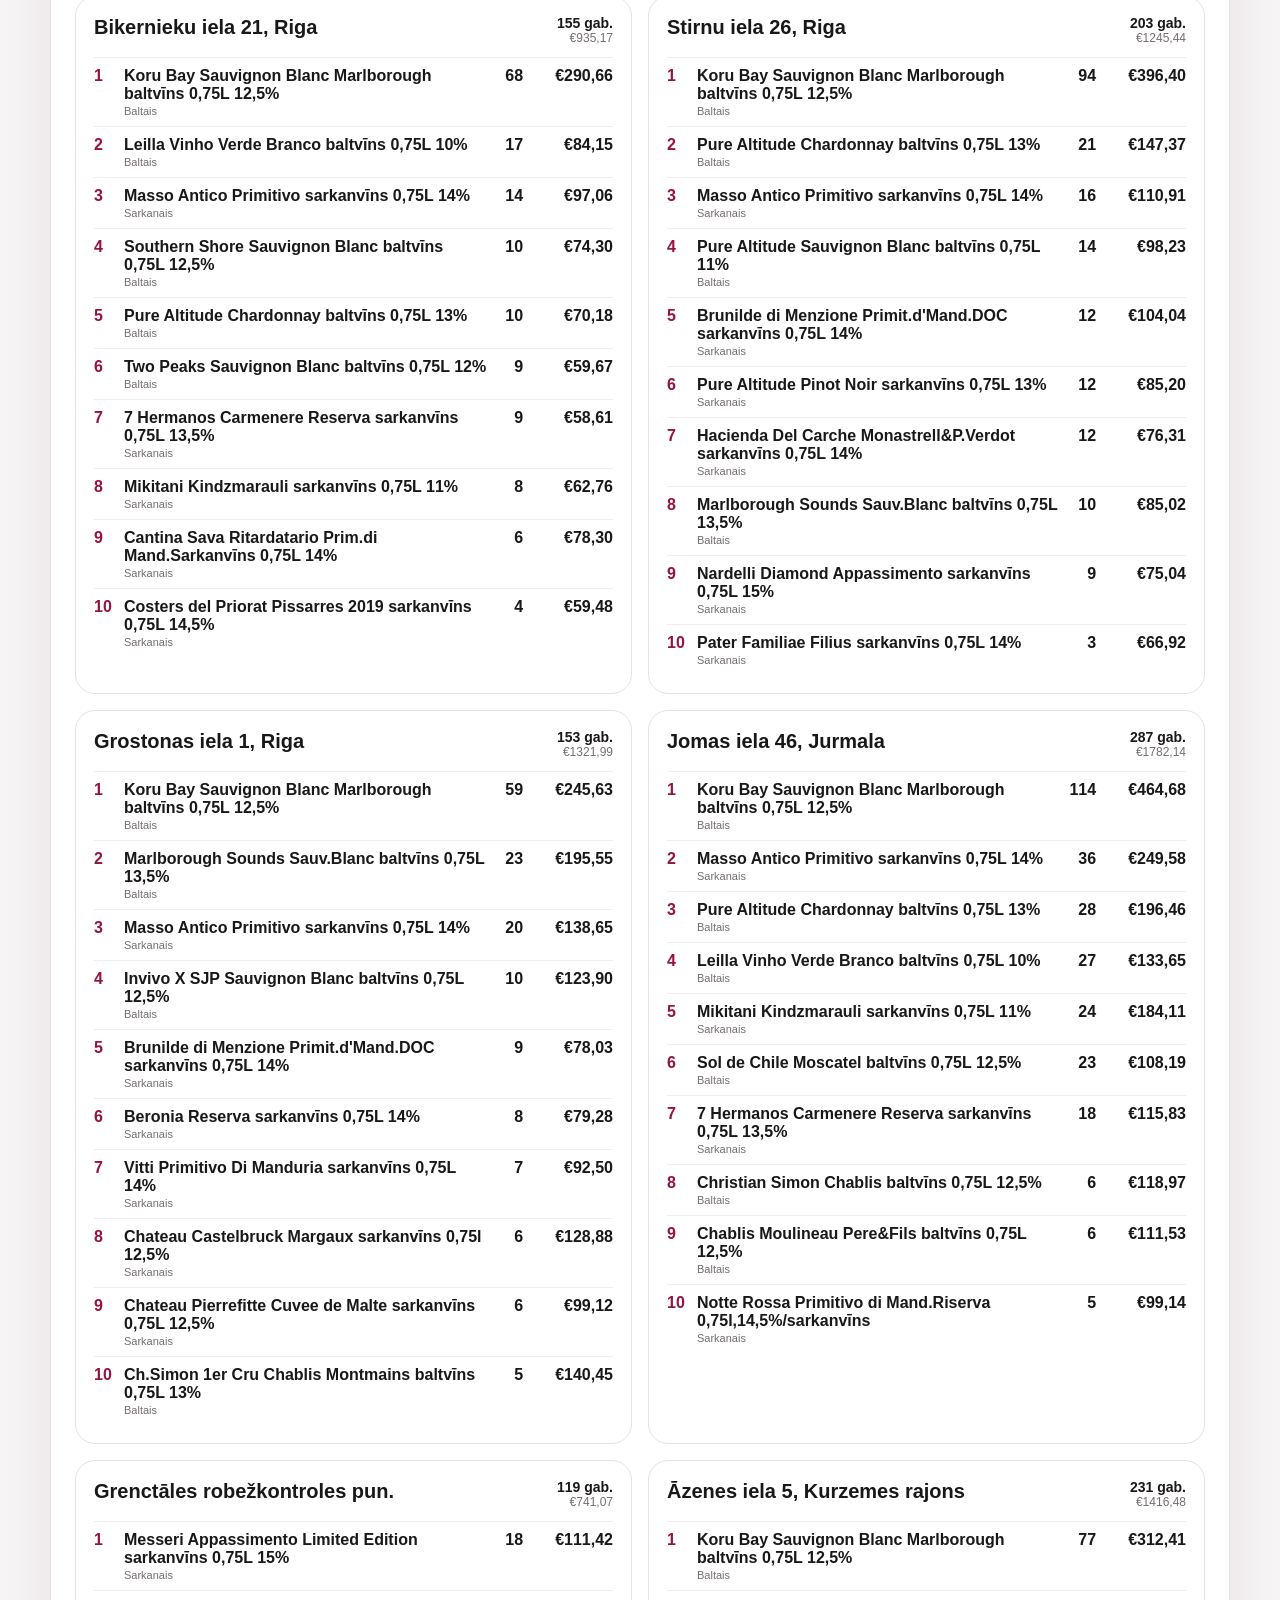
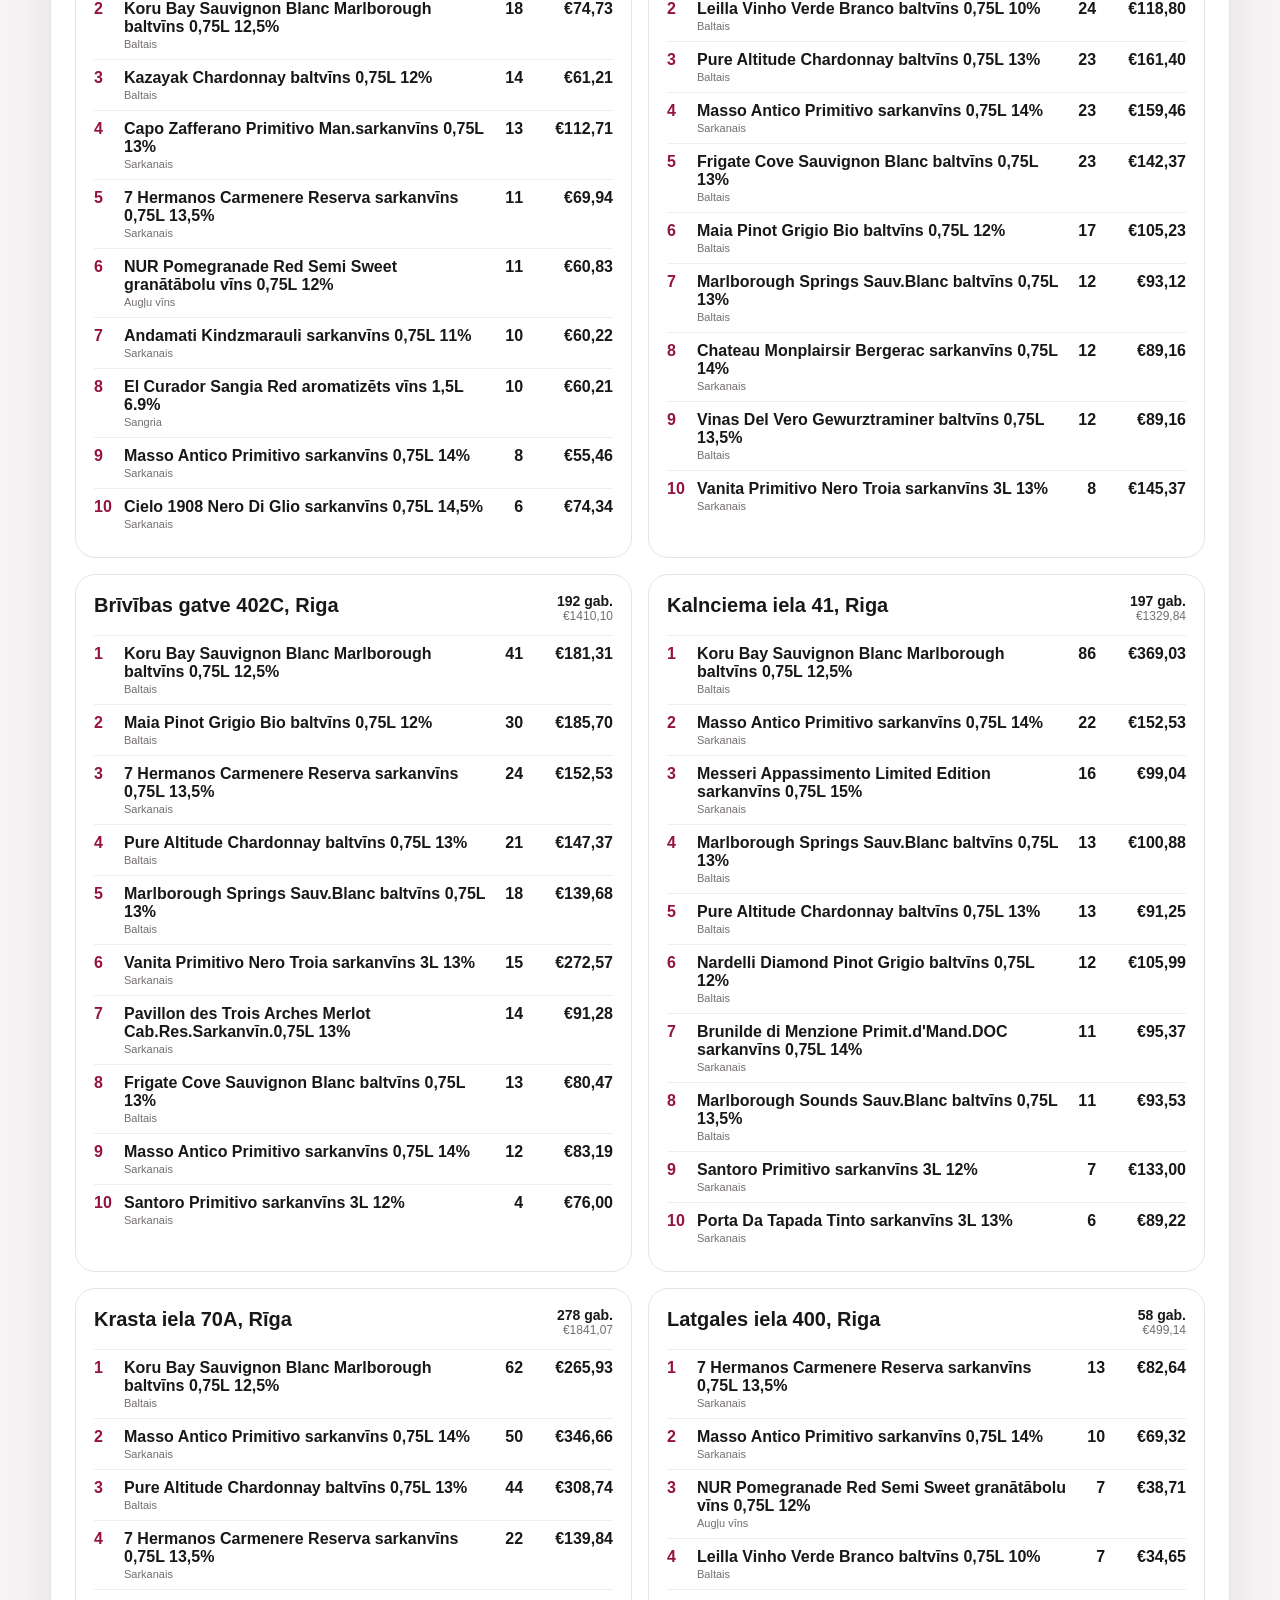
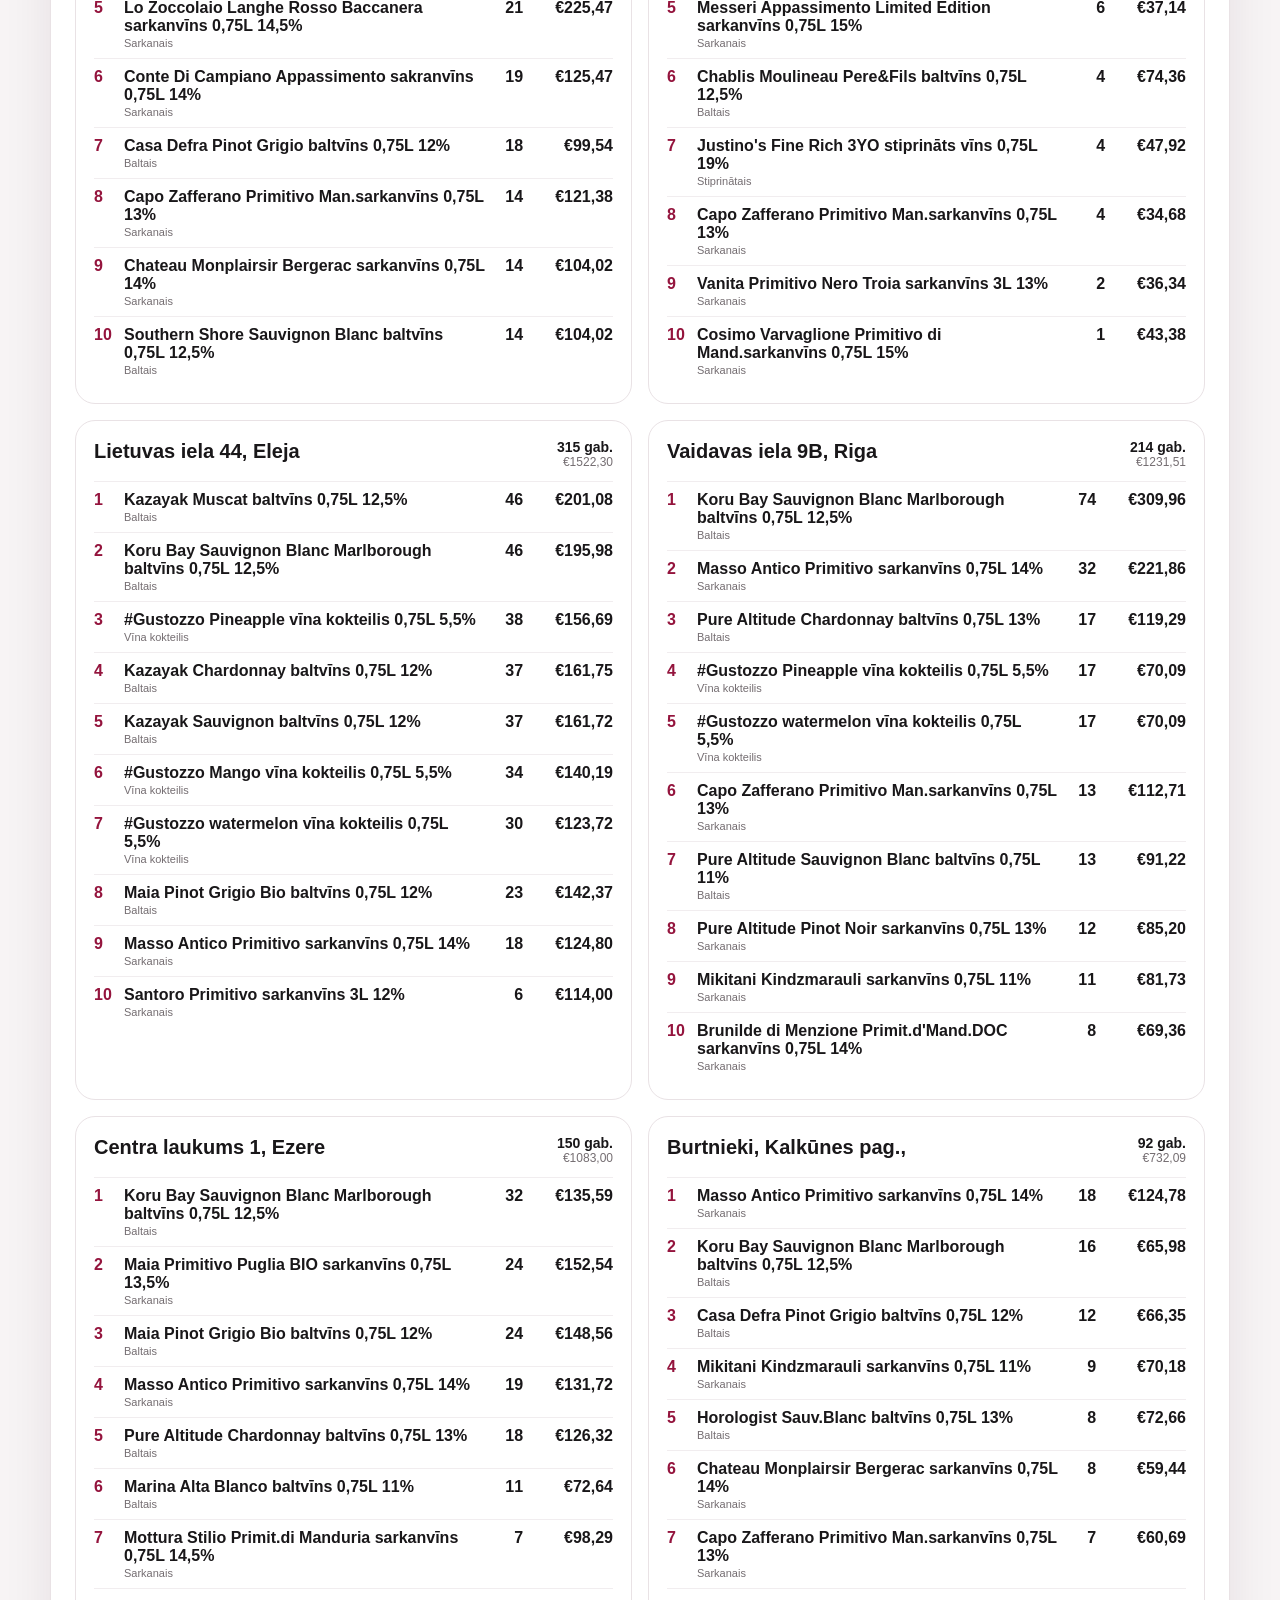
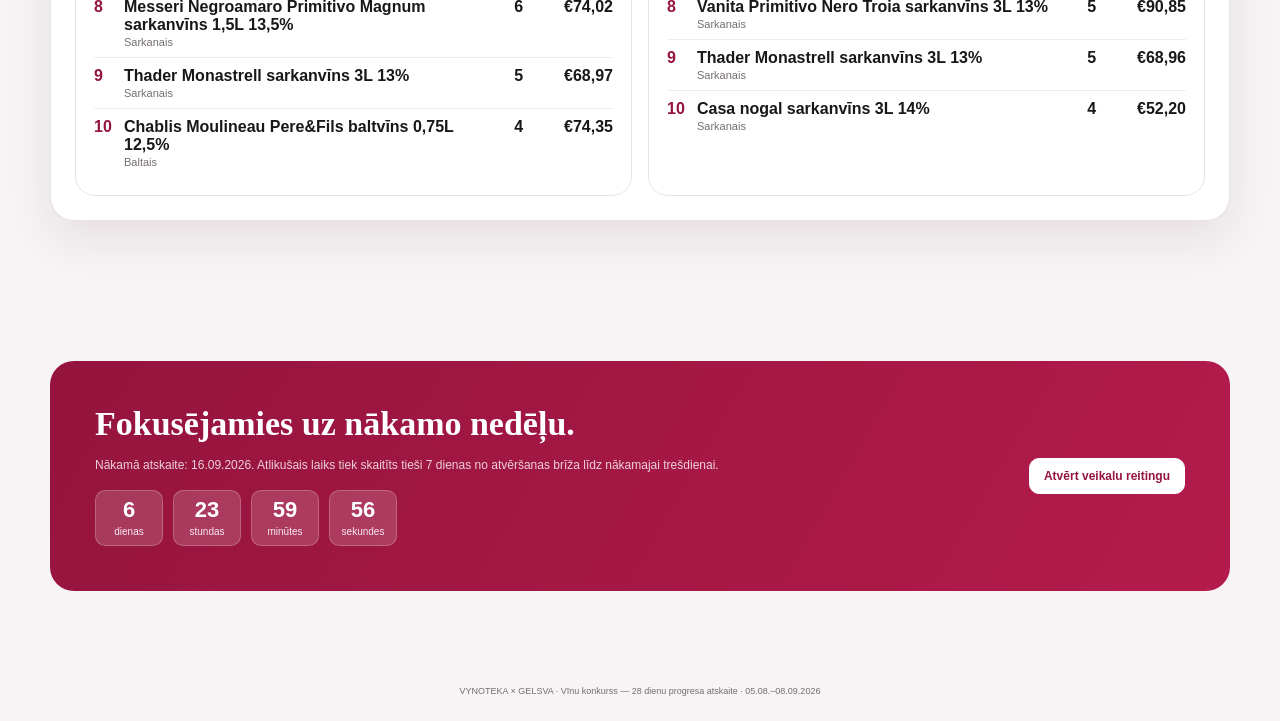
<file: wine 35.html>
<!DOCTYPE html>

<html lang="lv">
<head>
<meta charset="utf-8"/>
<meta content="width=device-width, initial-scale=1" name="viewport"/>
<title>VYNOTEKA × GELSVA — Wine Challenge</title>
<style>
:root{
 --wine:#94143d;--wine2:#b41b4c;--ink:#191719;--muted:#746d71;
 --bg:#f7f4f5;--card:#fff;--line:#e9e2e5;--green:#238b3d;--red:#d73648;
 --shadow:0 18px 50px rgba(56,16,34,.09)
}
*{box-sizing:border-box}
html{scroll-behavior:smooth}
body{margin:0;background:var(--bg);color:var(--ink);font-family:Inter,Arial,sans-serif}
a{color:inherit;text-decoration:none}
.container{width:min(1180px,calc(100% - 36px));margin:auto}
.nav{height:72px;display:flex;align-items:center;justify-content:space-between}
.logo{font-family:Georgia,serif;font-size:27px;font-weight:800;letter-spacing:1px;color:var(--wine)}
.nav-links{display:flex;gap:26px;font-size:12px;font-weight:700;color:var(--muted)}
.nav-links a:hover{color:var(--wine)}
.nav-actions{display:flex;gap:8px}
.btn{border:1px solid var(--line);background:#fff;padding:10px 14px;border-radius:10px;font-size:12px;font-weight:800}
.btn.primary{background:var(--wine);color:#fff;border-color:var(--wine)}
.hero{padding:60px 0 44px;background:radial-gradient(circle at 78% 35%,#f5dce5 0,transparent 32%),linear-gradient(180deg,#fff 0,#f8f3f5 100%)}
.hero-grid{display:grid;grid-template-columns:1fr;gap:50px;align-items:center}
.eyebrow{display:inline-flex;background:#f4e2e8;color:var(--wine);padding:7px 10px;border-radius:999px;font-size:11px;font-weight:900;letter-spacing:.4px}
h1{font-family:Georgia,serif;font-size:clamp(42px,5vw,70px);line-height:.98;margin:18px 0 16px;letter-spacing:-2px}
.hero p{font-size:16px;line-height:1.6;color:var(--muted);max-width:610px;margin:0 0 25px}
.hero-buttons{display:flex;gap:10px;flex-wrap:wrap}
.hero-note{font-size:10px;color:var(--muted);margin-top:12px}
.hero-card{background:var(--wine);color:#fff;border-radius:24px;padding:24px;box-shadow:0 30px 80px rgba(121,15,48,.25);transform:rotate(2deg)}
.hero-card-top{display:flex;justify-content:space-between;align-items:center;font-size:11px;opacity:.8}
.hero-card h3{font-family:Georgia,serif;font-size:24px;margin:38px 0 18px}
.hero-number{font-size:48px;font-weight:900}
.hero-small{opacity:.75;font-size:11px}
.mini-progress{height:8px;background:rgba(255,255,255,.2);border-radius:10px;margin-top:14px;overflow:hidden}
.mini-progress i{display:block;height:100%;width:92%;background:#fff}
.section{padding:70px 0}
.section-head{display:flex;justify-content:space-between;align-items:end;gap:20px;margin-bottom:24px}
.section-head h2{font-family:Georgia,serif;font-size:34px;margin:0}
.section-head p{color:var(--muted);font-size:12px;margin:0;max-width:430px;line-height:1.5}
.kpis{display:grid;grid-template-columns:repeat(4,1fr);gap:12px}
.kpi{background:var(--card);border:1px solid var(--line);border-radius:16px;padding:20px;box-shadow:var(--shadow)}
.kpi-label{font-size:10px;color:var(--muted);font-weight:800;text-transform:uppercase;letter-spacing:.5px}
.kpi-value{font-size:28px;font-weight:900;margin:9px 0 3px}
.kpi-note{font-size:10px;color:var(--green);font-weight:800}
.dashboard{background:#171416;color:#fff;padding:70px 0}
.dashboard .section-head p{color:#bdb5b9}
.dashboard .section-head h2{color:#fff}
.panel-grid{display:grid;grid-template-columns:1.2fr .8fr;gap:14px}
.panel{background:#231e21;border:1px solid #3b3337;border-radius:18px;padding:20px}
.panel h3{font-family:Georgia,serif;font-size:18px;margin:0 0 18px}
.chart{height:350px;display:flex;gap:8px;align-items:flex-end;border-bottom:1px solid #40383c;padding:10px 0 8px;overflow:hidden}
.bar-item{flex:1;min-width:0;height:100%;display:grid;grid-template-rows:16px 175px 78px;justify-items:center;align-items:start}
.bar-number{font-size:9px;font-weight:900;height:16px;line-height:16px}
.bar-area{height:175px;width:100%;display:flex;align-items:flex-end;justify-content:center}
.bar{width:min(34px,75%);background:linear-gradient(#c3315b,#92123c);border-radius:8px 8px 2px 2px}
.negative-bar{background:linear-gradient(#e45b6d,#c9374c)}
.bar-label{font-size:8px;color:#fff;white-space:normal;writing-mode:horizontal-tb;transform:none;height:74px;width:100%;margin:6px 0 0;display:flex;align-items:flex-start;justify-content:center;text-align:center;line-height:1.25;overflow:visible;padding:0 3px;word-break:normal;overflow-wrap:anywhere}
.positive{color:#42ae5b} .negative{color:#e45160}
.donut-panel{display:flex;flex-direction:column;justify-content:center}
.donut-wrap{display:flex;align-items:center;gap:25px}
.donut{width:180px;height:180px;border-radius:50%;background:conic-gradient(#278c35 0 35.7%,#82bd50 35.7% 92.8%,#df303b 92.8% 100%);position:relative;flex:none}
.donut:after{content:"";position:absolute;inset:32px;border-radius:50%;background:#231e21}
.donut-center{position:absolute;inset:32px;z-index:2;display:flex;flex-direction:column;align-items:center;justify-content:center;color:#fff;line-height:1.05}.donut-center span{font-size:19px;font-weight:900}.donut-center b{font-size:22px;margin-top:4px}.legend{font-size:11px;line-height:2.4;color:#ddd}
.legend i{display:inline-block;width:9px;height:9px;border-radius:3px;margin-right:6px}
.progress-row{margin-top:20px}
.progress-label{display:flex;justify-content:space-between;font-size:10px;font-weight:800;margin-bottom:6px}
.progress{height:8px;background:#423a3e;border-radius:10px;overflow:hidden}
.progress i{display:block;height:100%;background:#a41643;border-radius:10px}
.leaders{display:grid;grid-template-columns:repeat(3,1fr);gap:12px;margin-top:14px}
.leader-card{background:var(--card);color:var(--ink);border-radius:15px;padding:18px;min-height:155px;display:flex;flex-direction:column;justify-content:space-between}
.leader-card.first{background:linear-gradient(145deg,#f5dda1,#dfc36c)}
.rank{font-size:11px;color:var(--wine);font-weight:900}
.leader-title{font-size:13px;font-weight:900;line-height:1.3}
.leader-delta{font-size:24px;font-weight:900;color:var(--green)}
.leader-delta span{font-size:10px}
.leader-meta{font-size:9px;color:var(--muted)}
.rating{padding:70px 0}
.filters{display:flex;gap:8px;margin-bottom:14px}
.filters input,.filters select{border:1px solid var(--line);background:#fff;border-radius:9px;padding:10px;font-size:11px;outline:none}
.filters input{flex:1}
.store-list{display:grid;grid-template-columns:repeat(2,1fr);gap:10px}
.store-card{background:#fff;border:1px solid var(--line);border-radius:14px;padding:15px}
.store-top{display:flex;justify-content:space-between;gap:10px;align-items:start}
.store-top strong{display:block;margin-top:5px;font-size:13px}
.store-group{display:inline-grid;place-items:center;width:22px;height:22px;color:#fff;border-radius:6px;font-size:9px;font-weight:900}
.group-a{background:#a91642} .group-b{background:#1b71b4} .group-c{background:#57a52f}
.store-delta{font-size:14px;font-weight:900;white-space:nowrap}
.store-stats{display:grid;grid-template-columns:repeat(3,1fr);gap:6px;margin-top:12px}
.store-stats div{background:#f6f4f4;border-radius:8px;padding:8px}
.store-stats small{display:block;color:var(--muted);font-size:8px;margin-bottom:3px}
.store-stats b{font-size:10px}
.cta{background:linear-gradient(120deg,var(--wine-dark,var(--wine)),var(--wine2));color:#fff;border-radius:24px;padding:45px;display:flex;justify-content:space-between;align-items:center;gap:30px}
.cta h2{font-family:Georgia,serif;font-size:34px;margin:0 0 8px}
.cta p{margin:0;opacity:.8;font-size:12px}
.cta .btn{background:#fff;color:var(--wine);border-color:#fff}
footer{padding:25px 0;color:var(--muted);font-size:9px;text-align:center}
@media(max-width:850px){
 .nav-links{display:none} .hero-grid,.panel-grid{grid-template-columns:1fr}
 .hero-card{transform:none;max-width:500px}
 .kpis{grid-template-columns:1fr 1fr}
 .store-list{grid-template-columns:1fr}
 .cta{display:block} .cta .btn{margin-top:20px}
}
@media(max-width:560px){
 .container{width:min(100% - 20px,1180px)}
 .nav{height:60px} .logo{font-size:22px}
 .nav-actions .btn:first-child{display:none}
 .hero{padding:38px 0 30px}
 h1{font-size:43px}
 .hero p{font-size:13px}
 .kpis{grid-template-columns:1fr 1fr}
 .kpi{padding:14px} .kpi-value{font-size:21px}
 .section{padding:45px 0}
 .section-head{display:block} .section-head h2{font-size:28px;margin-bottom:8px}
 .dashboard{padding:45px 0}
 .chart{height:230px;gap:3px} .bar-area{height:165px} .bar-label{font-size:7px}
 .donut-wrap{display:block} .donut{margin:5px auto 20px}
 .leaders{grid-template-columns:1fr}
 .leader-card,.leader-card.first{min-height:125px}
 .store-stats{grid-template-columns:1fr 1fr}
 .cta{padding:28px 22px} .cta h2{font-size:27px}
}

/* --- Informative diverging bar chart --- */
.chart-panel-head{display:flex;justify-content:space-between;align-items:center;flex-wrap:wrap;gap:8px;margin-bottom:6px}
.chart-panel-head h3{margin:0}
.chart-legend{display:flex;gap:14px;font-size:9px;color:#c9c1c5;font-weight:700}
.chart-legend span{display:flex;align-items:center;gap:5px}
.chart-legend i.dot{width:8px;height:8px;border-radius:2px;display:inline-block}
.chart-legend i.dot.pos{background:linear-gradient(90deg,#2a9c46,#3fc763)}
.chart-legend i.dot.neg{background:linear-gradient(90deg,#e2495c,#c9283f)}
.chart-legend i.dot.avg{width:12px;height:2px;border-radius:0;background:repeating-linear-gradient(90deg,#e8b73e 0 4px,transparent 4px 7px)}
.chart-sub{font-size:9px;color:#93898d;margin:0 0 16px}
.hbar-grid{display:grid;grid-template-columns:132px 1fr 42px;gap:8px;align-items:center}
.hbar-scale-row{opacity:.65}
.hbar-scale-row .hbar-track{height:auto}
.hbar-scale{position:relative;height:14px;font-size:8px;color:#93898d;font-weight:700}
.hbar-scale span{position:absolute;top:0;transform:translateX(-50%)}
.hbar-scale span:first-child{transform:translateX(0)}
.hbar-scale span:last-child{left:100%;transform:translateX(-100%)}
.hbar-rows{display:flex;flex-direction:column;gap:7px;margin-top:8px;max-height:360px;overflow-y:auto;padding-right:2px}
.hbar-row{display:grid;grid-template-columns:132px 1fr 42px;gap:8px;align-items:center}
.hbar-label{font-size:9.5px;color:#e9e4e6;white-space:nowrap;overflow:hidden;text-overflow:ellipsis;display:flex;align-items:center;gap:6px}
.grp-dot{width:7px;height:7px;min-width:7px;border-radius:2px}
.hbar-track{position:relative;height:15px;background:#2a2327;border-radius:4px}
.hbar-fill{position:absolute;top:0;height:100%;border-radius:3px;transition:filter .15s}
.hbar-row:hover .hbar-fill{filter:brightness(1.18)}
.hbar-fill.pos{background:linear-gradient(90deg,#2a9c46,#3fc763)}
.hbar-fill.neg{background:linear-gradient(90deg,#e2495c,#c9283f)}
.hbar-zero{position:absolute;top:-3px;bottom:-3px;left:50%;width:1px;background:rgba(255,255,255,.32)}
.hbar-avgline{position:absolute;top:-3px;bottom:-3px;width:1px;background:repeating-linear-gradient(180deg,#e8b73e 0 3px,transparent 3px 6px);z-index:2}
.hbar-value{font-size:9.5px;font-weight:900;text-align:right}
.hbar-value.pos{color:#42ae5b}
.hbar-value.neg{color:#e45160}
@media(max-width:850px){
 .hbar-grid,.hbar-row{grid-template-columns:96px 1fr 38px}
}
@media(max-width:560px){
 .hbar-grid,.hbar-row{grid-template-columns:78px 1fr 34px;gap:5px}
 .hbar-label{font-size:8.5px}
 .chart-legend{gap:9px;font-size:8px}
 .hbar-rows{max-height:300px}
}
</style>
<style>
#group{
  width:100%;
  margin-top:8px;
  padding:12px 14px;
  border:1px solid #d8d2d4;
  border-radius:12px;
  background:#fff;
  color:#241f22;
  font:inherit;
  box-sizing:border-box;
}
@media (max-width:700px){
  #group{font-size:14px;padding:11px 12px}
}
</style>
<style>
.group-filter{display:flex;gap:6px;flex-wrap:wrap;margin-top:8px}
.group-filter input{position:absolute;opacity:0;pointer-events:none}
.group-filter label{display:inline-flex;align-items:center;justify-content:center;min-height:40px;padding:0 14px;border:1px solid #d8d2d4;border-radius:10px;background:#fff;color:#241f22;font:600 12px/1 inherit;cursor:pointer;transition:.15s ease}
.group-filter input:checked + label{background:#a41643;border-color:#a41643;color:#fff}
@media(max-width:700px){.group-filter{width:100%}.group-filter label{flex:1;padding:0 9px;font-size:11px}}
</style>
<style>
.filter-shell{width:100%}
.group-filter{display:flex;gap:6px;flex-wrap:wrap;margin-top:8px}
.group-filter input{position:absolute;opacity:0;pointer-events:none}
.group-filter label{display:inline-flex;align-items:center;justify-content:center;min-height:40px;padding:0 14px;border:1px solid #d8d2d4;border-radius:10px;background:#fff;color:#241f22;font:600 12px/1 inherit;cursor:pointer}
.group-filter input:checked + label{background:#a41643;border-color:#a41643;color:#fff}

/* Pure CSS group filter — works without JavaScript. */
#grp-a:checked ~ #storeList .store-card:not([data-group="A"]),
#grp-b:checked ~ #storeList .store-card:not([data-group="B"]),
#grp-c:checked ~ #storeList .store-card:not([data-group="C"]){
  display:none !important;
}
@media(max-width:700px){
  .group-filter{width:100%}
  .group-filter label{flex:1;padding:0 9px;font-size:11px}
}
</style>
<style id="reliable-group-filter">
/* Reliable group filtering on iPhone/Safari */
.filter-shell:has(#grp-a:checked) #storeList .store-card:not([data-group="A"]),
.filter-shell:has(#grp-b:checked) #storeList .store-card:not([data-group="B"]),
.filter-shell:has(#grp-c:checked) #storeList .store-card:not([data-group="C"]) {
  display:none !important;
}
</style>
<style id="group-winner-cards">
.winner-card{
  position:relative;
  overflow:hidden;
  display:grid;
  grid-template-columns:minmax(0,1fr) 280px;
  gap:28px;
  min-height:250px;
  padding:30px 34px;
  margin:0 0 22px;
  border:1px solid rgba(215,164,39,.72);
  border-radius:28px;
  background:
    radial-gradient(circle at 82% 42%,rgba(255,202,58,.18),transparent 30%),
    linear-gradient(135deg,#171316 0%,#211b1d 62%,#151214 100%);
  box-shadow:0 18px 45px rgba(0,0,0,.24), inset 0 0 0 1px rgba(255,255,255,.025);
}
.winner-card::before{
  content:"";
  position:absolute;
  inset:0;
  pointer-events:none;
  background:linear-gradient(110deg,transparent 0%,rgba(255,215,90,.04) 48%,transparent 72%);
}
.winner-main{position:relative;z-index:2;min-width:0}
.winner-top{display:flex;align-items:center;gap:12px;margin-bottom:22px}
.winner-rank{
  display:inline-flex;align-items:center;justify-content:center;
  width:58px;height:58px;border-radius:15px;
  border:1px solid #e2b83f;color:#ffd65d;
  font-size:26px;font-weight:900;
  background:rgba(255,201,55,.06);
  box-shadow:0 0 18px rgba(231,178,44,.13);
}
.group-badge{
  display:inline-flex;align-items:center;
  padding:10px 16px;border-radius:13px;
  color:#fff;font-weight:800;font-size:15px;
  background:#a41643;
}
.group-badge.group-a{background:#a41643}
.group-badge.group-b{background:#b1174c}
.group-badge.group-c{background:#2f9b45}
.winner-name{
  margin:0 0 22px;
  font-size:30px;line-height:1.15;font-weight:800;
  color:#fff;letter-spacing:-.3px;
}
.winner-delta{
  margin:0 0 25px;
  font-size:52px;line-height:1;font-weight:900;
  color:#43b65d;letter-spacing:-1px;
}
.winner-delta span{font-size:21px;letter-spacing:0}
.winner-stats{
  display:grid;grid-template-columns:repeat(3,minmax(0,1fr));
  border-top:1px solid rgba(255,255,255,.16);
  padding-top:17px;gap:0;
}
.winner-stat{padding-right:20px;color:#aaa2a5;font-size:14px}
.winner-stat + .winner-stat{
  padding-left:20px;border-left:1px solid rgba(255,255,255,.16)
}
.winner-stat strong{display:block;margin-top:7px;color:#fff;font-size:22px}
.winner-stat strong.green{color:#43b65d}
.trophy-wrap{
  position:relative;z-index:2;
  display:flex;align-items:center;justify-content:center;
  min-height:220px;
}
.trophy{
  position:relative;width:178px;height:180px;
  filter:drop-shadow(0 12px 18px rgba(255,190,30,.18));
  animation:trophyFloat 3.4s ease-in-out infinite;
}
.trophy .cup{
  position:absolute;left:31px;top:17px;width:116px;height:98px;
  border:7px solid #d99c18;border-top:0;
  border-radius:0 0 46% 46%;
  background:linear-gradient(100deg,#a96708 0%,#ffd85a 32%,#fff0a1 48%,#e0a11d 72%,#9b5f08 100%);
  box-shadow:inset 0 0 14px rgba(255,255,255,.42);
}
.trophy .rim{
  position:absolute;left:24px;top:12px;width:130px;height:16px;
  border-radius:50%;background:linear-gradient(90deg,#a76a08,#ffe36c,#b8740a);
  box-shadow:0 3px 8px rgba(0,0,0,.25)
}
.trophy .stem{
  position:absolute;left:82px;top:108px;width:14px;height:30px;
  background:linear-gradient(90deg,#9e6208,#ffe26a,#a76508)
}
.trophy .base{
  position:absolute;left:47px;top:137px;width:84px;height:24px;
  border-radius:7px 7px 11px 11px;
  background:linear-gradient(90deg,#815006,#f3c33d 45%,#8a5608);
  border:2px solid #d79b18
}
.trophy .one{
  position:absolute;left:72px;top:41px;color:#8b5808;
  font-size:55px;font-weight:900;line-height:1;
  text-shadow:0 1px 0 #fff0a0
}
.trophy .handle{
  position:absolute;top:32px;width:42px;height:53px;
  border:7px solid #d79b18;border-radius:50%;
  background:transparent
}
.trophy .left{left:3px}.trophy .right{right:3px}
.trophy .spark{
  position:absolute;color:#ffd84d;font-size:20px;
  animation:spark 2.2s ease-in-out infinite
}
.trophy .s1{left:8px;top:3px}.trophy .s2{right:2px;top:0;font-size:16px}
.trophy .s3{right:-2px;top:78px;font-size:13px}.trophy .s4{left:0;top:103px;font-size:14px}
@keyframes trophyFloat{50%{transform:translateY(-7px)}} 
@keyframes spark{50%{transform:translateY(-5px) rotate(8deg);opacity:.55}}
@media(max-width:760px){
  .winner-card{grid-template-columns:1fr;padding:24px 22px}
  .trophy-wrap{min-height:170px;order:-1}
  .trophy{transform:scale(.88)}
  .winner-name{font-size:25px}
  .winner-delta{font-size:44px}
  .winner-stats{grid-template-columns:1fr 1fr;row-gap:15px}
  .winner-stat:nth-child(3){grid-column:1/-1;border-left:0;padding-left:0}
}
</style>
<style id="top3-group-winners">
.leaders .leader-card{
  position:relative;
  overflow:hidden;
  transition:transform .25s ease, box-shadow .25s ease;
}
.leaders .leader-card:hover{
  transform:translateY(-4px);
  box-shadow:0 22px 55px rgba(0,0,0,.18);
}
.leader-winner-badge{
  display:flex;
  align-items:center;
  gap:10px;
  margin-bottom:14px;
}
.leader-group{
  display:inline-flex;
  align-items:center;
  padding:7px 12px;
  border-radius:999px;
  color:#fff;
  font-size:12px;
  font-weight:900;
  letter-spacing:.2px;
}
.leader-group.a{background:#a41643}
.leader-group.b{background:#b1174c}
.leader-group.c{background:#2f9b45}
.leader-first{
  color:#9a680d;
  font-size:12px;
  font-weight:900;
  text-transform:uppercase;
  letter-spacing:.6px;
}
.leader-trophy{
  position:absolute;
  right:22px;
  top:20px;
  width:82px;
  height:92px;
  animation:leaderTrophyFloat 3s ease-in-out infinite;
  filter:drop-shadow(0 8px 12px rgba(224,171,31,.28));
}
.leader-trophy .cup{
  position:absolute;
  left:18px; top:13px;
  width:47px; height:42px;
  border:4px solid #d89b17;
  border-top:0;
  border-radius:0 0 45% 45%;
  background:linear-gradient(105deg,#a86b08,#ffd95a 35%,#fff0a0 51%,#d99b19 75%,#9b6208);
}
.leader-trophy .rim{
  position:absolute;
  left:15px; top:10px;
  width:53px; height:9px;
  border-radius:50%;
  background:linear-gradient(90deg,#9c6108,#ffe26b,#a96c0a);
}
.leader-trophy .handle{
  position:absolute;
  top:19px;
  width:17px;height:28px;
  border:4px solid #d79a17;
  border-radius:50%;
}
.leader-trophy .left{left:5px}.leader-trophy .right{right:5px}
.leader-trophy .one{
  position:absolute;
  left:31px;top:22px;
  color:#875707;
  font-size:23px;
  line-height:1;
  font-weight:900;
}
.leader-trophy .stem{
  position:absolute;
  left:39px;top:51px;
  width:7px;height:14px;
  background:linear-gradient(90deg,#9d6207,#ffe16a,#a56508);
}
.leader-trophy .base{
  position:absolute;
  left:21px;top:64px;
  width:43px;height:13px;
  border-radius:4px 4px 7px 7px;
  background:linear-gradient(90deg,#835106,#f1c13a 45%,#895609);
  border:1px solid #d49a18;
}
.leader-trophy .spark{
  position:absolute;
  color:#ffd84d;
  font-size:12px;
  animation:leaderSpark 2s ease-in-out infinite;
}
.leader-trophy .s1{left:1px;top:4px}
.leader-trophy .s2{right:0;top:1px;animation-delay:.5s}
.leader-trophy .s3{right:-2px;top:43px;font-size:9px;animation-delay:1s}
@keyframes leaderTrophyFloat{
  0%,100%{transform:translateY(0) rotate(-2deg)}
  50%{transform:translateY(-6px) rotate(2deg)}
}
@keyframes leaderSpark{
  0%,100%{opacity:.45;transform:scale(.9)}
  50%{opacity:1;transform:scale(1.15) translateY(-3px)}
}
@media(max-width:700px){
  .leader-trophy{right:14px;top:14px;transform:scale(.82);transform-origin:top right}
  .leader-title{padding-right:65px}
}
</style>
<style id="top3-medal-backgrounds">
.leaders .leader-card:nth-child(2){
  background:
    radial-gradient(circle at 75% 20%, rgba(255,255,255,.62), transparent 32%),
    linear-gradient(135deg,#eeeeee 0%,#c9c9c9 45%,#f5f5f5 72%,#b8b8b8 100%);
  border-color:#b7b7b7;
}
.leaders .leader-card:nth-child(3){
  background:
    radial-gradient(circle at 75% 20%, rgba(255,225,190,.55), transparent 32%),
    linear-gradient(135deg,#e4b18b 0%,#b87345 45%,#e7c09d 72%,#a96338 100%);
  border-color:#a9683d;
}
</style>
<style id="hero-text-spacing-fix">
.hero-content{
  position:relative;
  z-index:2;
  max-width:72%;
  padding-bottom:150px !important;
}
.hero-content p{
  max-width:100%;
  margin-bottom:0 !important;
}
.hero-content .hero-button,
.hero-content a,
.hero-content button{
  position:absolute;
  left:0;
  bottom:0;
}
@media(max-width:700px){
  .hero-content{
    max-width:100%;
    padding-bottom:115px !important;
  }
}
</style>
<style id="hero-button-lower-fix">
.hero-content{
  padding-bottom:190px !important;
}
.hero-content .hero-button,
.hero-content a,
.hero-content button{
  bottom:0 !important;
}
@media(max-width:700px){
  .hero-content{
    padding-bottom:145px !important;
  }
}
</style>
<style id="cta-no-overlap-fix">
.cta{
  display:grid !important;
  grid-template-columns:minmax(0,1fr) auto !important;
  align-items:center !important;
  gap:34px !important;
}
.cta > div{
  min-width:0;
}
.cta h2{
  margin:0 0 14px !important;
  line-height:1.08 !important;
}
.cta p{
  margin:0 !important;
  max-width:760px !important;
  line-height:1.45 !important;
}
.cta > .btn{
  position:static !important;
  flex:none !important;
  white-space:nowrap !important;
  align-self:center !important;
}
@media(max-width:700px){
  .cta{
    grid-template-columns:1fr !important;
    gap:20px !important;
  }
  .cta > .btn{
    justify-self:start !important;
  }
}
</style>
<style id="contest-info-section">
  .contest-info{
    padding: 34px 0 20px;
  }
  .contest-info-card{
    background: linear-gradient(135deg,#fff 0%,#fbf7f8 100%);
    border:1px solid var(--line);
    border-radius:28px;
    padding:34px;
    box-shadow:0 18px 50px rgba(56,16,34,.08);
  }
  .contest-info-head{
    display:flex;
    justify-content:space-between;
    align-items:flex-start;
    gap:24px;
    margin-bottom:26px;
  }
  .contest-info-head h2{
    margin:0 0 8px;
  }
  .contest-info-head p{
    margin:0;
    color:#756d73;
    font-size:16px;
  }
  .contest-period{
    flex:0 0 auto;
    padding:11px 16px;
    border-radius:999px;
    background:var(--wine);
    color:#fff;
    font-weight:800;
    white-space:nowrap;
  }
  .contest-rules{
    display:grid;
    grid-template-columns:repeat(4,minmax(0,1fr));
    gap:14px;
  }
  .contest-rule{
    border:1px solid #eadfe3;
    background:#fff;
    border-radius:20px;
    padding:20px;
  }
  .contest-rule .rule-no{
    width:34px;
    height:34px;
    display:grid;
    place-items:center;
    border-radius:10px;
    background:#f6e9ee;
    color:var(--wine);
    font-weight:900;
    margin-bottom:12px;
  }
  .contest-rule h3{
    margin:0 0 7px;
    font-size:17px;
  }
  .contest-rule p{
    margin:0;
    color:#6f686d;
    line-height:1.5;
    font-size:14px;
  }
  .contest-bottom{
    display:grid;
    grid-template-columns:1.3fr .7fr;
    gap:14px;
    margin-top:14px;
  }
  .contest-box{
    border-radius:20px;
    padding:20px;
    background:#f8f5f6;
    border:1px solid #eadfe3;
  }
  .contest-box h3{
    margin:0 0 10px;
    font-size:17px;
  }
  .contest-box p{
    margin:0;
    color:#6f686d;
    line-height:1.55;
    font-size:14px;
  }
  .contest-prize{
    background:linear-gradient(135deg,#fff7d8,#f3df9b);
    border-color:#e5cb73;
  }
  .contest-prize strong{
    display:block;
    color:#8d6210;
    font-size:28px;
    margin-bottom:4px;
  }
  @media(max-width:900px){
    .contest-rules{grid-template-columns:repeat(2,minmax(0,1fr))}
    .contest-bottom{grid-template-columns:1fr}
  }
  @media(max-width:600px){
    .contest-info-card{padding:22px}
    .contest-info-head{display:block}
    .contest-period{display:inline-block;margin-top:16px}
    .contest-rules{grid-template-columns:1fr}
  }
</style>
<style id="iphone-wine-data-fix">
@media (max-width: 600px) {
  #wine-tops .container { width:100% !important; max-width:none !important; padding:0 12px !important; box-sizing:border-box !important; }
  #wine-tops .wine-top-panel { padding:14px !important; overflow:hidden !important; }
  #wine-tops .wine-table-wrap { overflow:visible !important; width:100% !important; }
  #wine-tops .wine-table { min-width:0 !important; width:100% !important; table-layout:fixed !important; }
  #wine-tops .wine-table th,#wine-tops .wine-table td { padding:9px 4px !important; font-size:11px !important; }
  #wine-tops .wine-table th:nth-child(1),#wine-tops .wine-table td:nth-child(1){width:22px !important}
  #wine-tops .wine-table th:nth-child(3),#wine-tops .wine-table td:nth-child(3){width:68px !important}
  #wine-tops .wine-table th:nth-child(4),#wine-tops .wine-table td:nth-child(4){width:55px !important}
  #wine-tops .wine-table th:nth-child(5),#wine-tops .wine-table td:nth-child(5){width:72px !important}
  #wine-tops .wine-name,#wine-tops .wine-sub,#wine-tops .wine-store-product { overflow-wrap:anywhere !important; word-break:break-word !important; }
  #wine-tops .wine-number { white-space:normal !important; text-align:right !important; }
  #wine-tops .wine-store-grid { grid-template-columns:1fr !important; width:100% !important; }
  #wine-tops .wine-store-card { min-width:0 !important; width:100% !important; box-sizing:border-box !important; overflow:hidden !important; }
  #wine-tops .wine-store-table { width:100% !important; table-layout:fixed !important; }
  #wine-tops .wine-store-table td { font-size:10px !important; padding:8px 3px !important; }
  #wine-tops .wine-store-table td:first-child { width:20px !important; }
  #wine-tops .wine-store-table td:nth-child(3) { width:46px !important; }
  #wine-tops .wine-store-table td:nth-child(4) { width:68px !important; padding-left:10px !important; }
  #wine-tops .wine-store-product small { font-size:9px !important; }
}
</style>
<style id="iphone-wine-visibility-final">
@media (max-width:600px){
  #wine-tops{overflow:hidden}
  #wine-tops .container{width:100%;max-width:none;padding:0 10px}
  #wine-tops .wine-top-panel{padding:14px;margin-top:12px;border-radius:18px;overflow:hidden}
  #wine-tops .wine-panel-title{gap:12px}
  #wine-tops .wine-panel-title h3{font-size:26px}
  #wine-tops .wine-table-wrap{overflow:visible}
  #wine-tops .wine-table{display:block;min-width:0;width:100%}
  #wine-tops .wine-table thead{display:none}
  #wine-tops .wine-table tbody{display:block;width:100%}
  #wine-tops .wine-table tr{display:grid;grid-template-columns:32px minmax(0,1fr);gap:0 8px;padding:12px 0;border-bottom:1px solid var(--line)}
  #wine-tops .wine-table tr:last-child{border-bottom:0}
  #wine-tops .wine-table td{display:block;border:0!important;padding:2px 0!important;min-width:0}
  #wine-tops .wine-table td:nth-child(1){grid-column:1;grid-row:1 / span 3;width:auto!important;font-size:15px}
  #wine-tops .wine-table td:nth-child(2){grid-column:2;grid-row:1;min-width:0}
  #wine-tops .wine-table td:nth-child(3){grid-column:2;grid-row:2;width:auto!important}
  #wine-tops .wine-table td:nth-child(4){grid-column:2;grid-row:3;text-align:left!important;width:auto!important}
  #wine-tops .wine-table td:nth-child(5){grid-column:2;grid-row:4;text-align:left!important;width:auto!important}
  #wine-tops .wine-name{font-size:14px;line-height:1.3;overflow-wrap:anywhere;word-break:break-word}
  #wine-tops .wine-sub{font-size:10px}
  #wine-tops .wine-badge{font-size:10px;padding:4px 7px}
  #wine-tops .wine-number{font-size:12px;white-space:normal!important}
  #wine-tops .wine-store-grid{display:grid;grid-template-columns:1fr!important;gap:12px;width:100%}
  #wine-tops .wine-store-card{width:100%;min-width:0;padding:13px;border-radius:16px;overflow:hidden}
  #wine-tops .wine-store-card h4{font-size:16px;line-height:1.25;overflow-wrap:anywhere}
  #wine-tops .wine-store-total{font-size:11px;white-space:normal}
  #wine-tops .wine-store-table{display:block;width:100%;table-layout:fixed}
  #wine-tops .wine-store-table tbody{display:block;width:100%}
  #wine-tops .wine-store-table tr{display:grid;grid-template-columns:22px minmax(0,1fr) 48px 72px;gap:0 5px;padding:8px 0}
  #wine-tops .wine-store-table td{display:block;width:auto!important;padding:0!important;border-top:1px solid #f1edef}
  #wine-tops .wine-store-table td:first-child{grid-column:1}
  #wine-tops .wine-store-table td:nth-child(2){grid-column:2;min-width:0}
  #wine-tops .wine-store-table td:nth-child(3){grid-column:3;text-align:right!important;white-space:nowrap}
  #wine-tops .wine-store-table td:nth-child(4){grid-column:4;text-align:right!important;white-space:nowrap}
  #wine-tops .wine-store-product{font-size:11px;line-height:1.25;overflow-wrap:anywhere;word-break:break-word}
  #wine-tops .wine-store-product small{font-size:8px;line-height:1.2;overflow-wrap:anywhere}
}
</style>
</head>
<body>
<nav class="nav container">
<a class="logo" href="https://vynoteka.lv/" target="_blank">VYNOTEKA</a>
<div class="nav-links">
<a href="#overview">Pārskats</a>
<a href="#wine-tops">Vīnu topi</a>
<a href="#dashboard">Vadības panelis</a>
<a href="#rating">Veikalu reitings</a>
</div>
<div class="nav-actions">
<button class="btn" onclick="window.print()">Drukāt</button>
<a class="btn primary" href="#rating">Skatīt rezultātus</a>
</div>
</nav>
<header class="hero">
<div class="container hero-grid">
<div>
<span class="eyebrow">05.08.–08.09.2026 · 35 DIENAS</span>
<h1>Vīnu konkurss.<br/><span style="color:var(--wine)">Rezultāts redzams.</span></h1>
<p>Vizuāls GELSVA pārskats par 35 dienu progresu: īpatsvars, apgrozījuma temps, veikalu līderi un katra veikala rezultāts.</p>
<div class="hero-buttons">
<a class="btn primary" href="#dashboard">Apskatīt dashboard</a>
<a class="btn" href="#rating">Veikalu reitings</a>
</div>
<div class="hero-note">GELSVA UAB WINE · bez sparkling, prosecco, champagne, pusputojošiem vīniem un vermutiem.</div>
</div>
</div>
</header>
<section class="contest-info">
<div class="container">
<div class="contest-info-card">
<div class="contest-info-head">
<div>
<h2>GELSVA vīnu konkurss</h2>
<p>Vispārīgā informācija un konkursa noteikumi pirms rezultātu vērtēšanas.</p>
</div>
<div class="contest-period">05.08.–04.10.2026 · 2 mēneši</div>
</div>
<div class="contest-rules">
<div class="contest-rule">
<div class="rule-no">1</div>
<h3>Viens KPI</h3>
<p>Vērtējam GELSVA UAB piegādāto neputojošo vīnu īpatsvara pieaugumu procentpunktos pret katra veikala bāzi.</p>
</div>
<div class="contest-rule">
<div class="rule-no">2</div>
<h3>3 līgas</h3>
<p>Veikali sadalīti A, B un C līgā pēc esošā GELSVA īpatsvara, lai sacensība būtu godīga.</p>
</div>
<div class="contest-rule">
<div class="rule-no">3</div>
<h3>Apgrozījuma nosacījums</h3>
<p>Kopējais vīnu apgrozījuma temps konkursa periodā nedrīkst būt zem bāzes.</p>
</div>
<div class="contest-rule">
<div class="rule-no">4</div>
<h3>Uzvarētājs</h3>
<p>Katras līgas uzvarētājs ir veikals ar lielāko GELSVA īpatsvara pieaugumu procentpunktos.</p>
</div>
</div>
<div class="contest-bottom">
<div class="contest-box">
<h3>Kas piedalās?</h3>
<p>
            Konkursā piedalās visi UAB GELSVA pašu importa neputojošie vīni:
            sarkanie, baltie, rozā, vermuti, stiprinātie, augļu/uogu vīni un citi
            neputojošie vīni. Netiek iekļauti sparkling, prosecco, champagne un pusputojošie vīni.
          </p>
</div>
<div class="contest-box contest-prize">
<h3>Balva</h3>
<strong>200 € bruto</strong>
<p>1. vieta katrā līgā. Naudas balva visam veikala kolektīvam.</p>
</div>
</div>
</div>
</div>
</section>
<section class="section" id="overview">
<div class="container">
<div class="section-head">
<h2>Galvenie cipari</h2>
<p>35 dienu perioda kopsavilkums vienā skatā.</p>
</div>
<div class="kpis">
<div class="kpi"><div class="kpi-label">GELSVA īpatsvars</div><div class="kpi-value">57,8%</div><div class="kpi-note">↑ +3,4 p.p. pret bāzi</div></div>
<div class="kpi"><div class="kpi-label">GELSVA apgrozījums</div><div class="kpi-value">€83 717,10</div><div class="kpi-note">+€10 125,27 pret bāzi</div></div>
<div class="kpi"><div class="kpi-label">Kopējais vīnu apgrozījums</div><div class="kpi-value">€144 874,82</div><div class="kpi-note">35 dienu rezultāts</div></div>
<div class="kpi"><div class="kpi-label">Veikali ≥100% tempā</div><div class="kpi-value">10 / 14</div><div class="kpi-note">12 no 14 virs bāzes share</div></div>
</div>
</div>
</section>
<section class="dashboard" id="dashboard">
<div class="container">
<div class="section-head"><h2>Veiktspējas pārskats</h2><p>Kur augam, kur atpaliekam un kuri veikali šobrīd velk rezultātu uz augšu.</p></div>
<div class="panel-grid">
<div class="panel">
<div class="chart-panel-head">
<h3>Izmaiņa pret bāzi, p.p.</h3>
<div class="chart-legend">
<span><i class="dot pos"></i>Augšana</span>
<span><i class="dot neg"></i>Kritums</span>
<span><i class="dot avg"></i>Vidēji +2,9 p.p.</span>
</div>
</div>
<p class="chart-sub">14 veikali, sakārtoti no labākā uz sliktāko. Vertikālā līnija = 0 (bāzes līmenis).</p>
<div class="hbar-scale-row hbar-grid">
<div></div>
<div class="hbar-scale"><span>-10</span><span style="left:25%">-5</span><span style="left:50%">0</span><span style="left:75%">+5</span><span>+10</span></div>
<div></div>
</div>
<div class="hbar-rows"><div class="hbar-row" title="Vaidavas iela 9B, Riga · Grupa C · +7,9 p.p. pret bāzi"><div class="hbar-label"><i class="grp-dot group-c"></i>Vaidavas iela 9B, Riga</div><div class="hbar-track"><div class="hbar-zero"></div><div class="hbar-avgline" style="left:50.1%"></div><div class="hbar-fill pos" style="left:50%;width:39.5%"></div></div><div class="hbar-value pos">+7,9</div></div><div class="hbar-row" title="Āzenes iela 5, Kurzemes rajons · Grupa B · +7,6 p.p. pret bāzi"><div class="hbar-label"><i class="grp-dot group-b"></i>Āzenes iela 5, Kurzemes rajons</div><div class="hbar-track"><div class="hbar-zero"></div><div class="hbar-avgline" style="left:50.1%"></div><div class="hbar-fill pos" style="left:50%;width:38.0%"></div></div><div class="hbar-value pos">+7,6</div></div><div class="hbar-row" title="Lietuvas iela 44, Eleja · Grupa C · +7,5 p.p. pret bāzi"><div class="hbar-label"><i class="grp-dot group-c"></i>Lietuvas iela 44, Eleja</div><div class="hbar-track"><div class="hbar-zero"></div><div class="hbar-avgline" style="left:50.1%"></div><div class="hbar-fill pos" style="left:50%;width:37.5%"></div></div><div class="hbar-value pos">+7,5</div></div><div class="hbar-row" title="Brīvības gatve 402C, Riga · Grupa B · +3,8 p.p. pret bāzi"><div class="hbar-label"><i class="grp-dot group-b"></i>Brīvības gatve 402C, Riga</div><div class="hbar-track"><div class="hbar-zero"></div><div class="hbar-avgline" style="left:50.1%"></div><div class="hbar-fill pos" style="left:50%;width:19.0%"></div></div><div class="hbar-value pos">+3,8</div></div><div class="hbar-row" title="Stirnu iela 26, Riga · Grupa A · +3,0 p.p. pret bāzi"><div class="hbar-label"><i class="grp-dot group-a"></i>Stirnu iela 26, Riga</div><div class="hbar-track"><div class="hbar-zero"></div><div class="hbar-avgline" style="left:50.1%"></div><div class="hbar-fill pos" style="left:50%;width:15.0%"></div></div><div class="hbar-value pos">+3,0</div></div><div class="hbar-row" title="Centra laukums 1, Ezere · Grupa C · +2,9 p.p. pret bāzi"><div class="hbar-label"><i class="grp-dot group-c"></i>Centra laukums 1, Ezere</div><div class="hbar-track"><div class="hbar-zero"></div><div class="hbar-avgline" style="left:50.1%"></div><div class="hbar-fill pos" style="left:50%;width:14.5%"></div></div><div class="hbar-value pos">+2,9</div></div><div class="hbar-row" title="Grostonas iela 1, Riga · Grupa A · +2,7 p.p. pret bāzi"><div class="hbar-label"><i class="grp-dot group-a"></i>Grostonas iela 1, Riga</div><div class="hbar-track"><div class="hbar-zero"></div><div class="hbar-avgline" style="left:50.1%"></div><div class="hbar-fill pos" style="left:50%;width:13.5%"></div></div><div class="hbar-value pos">+2,7</div></div><div class="hbar-row" title="Jomas iela 46, Jurmala · Grupa A · +2,6 p.p. pret bāzi"><div class="hbar-label"><i class="grp-dot group-a"></i>Jomas iela 46, Jurmala</div><div class="hbar-track"><div class="hbar-zero"></div><div class="hbar-avgline" style="left:50.1%"></div><div class="hbar-fill pos" style="left:50%;width:13.0%"></div></div><div class="hbar-value pos">+2,6</div></div><div class="hbar-row" title="Bikernieku iela 21, Riga · Grupa A · +2,1 p.p. pret bāzi"><div class="hbar-label"><i class="grp-dot group-a"></i>Bikernieku iela 21, Riga</div><div class="hbar-track"><div class="hbar-zero"></div><div class="hbar-avgline" style="left:50.1%"></div><div class="hbar-fill pos" style="left:50%;width:10.5%"></div></div><div class="hbar-value pos">+2,1</div></div><div class="hbar-row" title="Grenctāles robežkontroles pun. · Grupa A · +2,0 p.p. pret bāzi"><div class="hbar-label"><i class="grp-dot group-a"></i>Grenctāles robežkontroles pun.</div><div class="hbar-track"><div class="hbar-zero"></div><div class="hbar-avgline" style="left:50.1%"></div><div class="hbar-fill pos" style="left:50%;width:10.0%"></div></div><div class="hbar-value pos">+2,0</div></div><div class="hbar-row" title="Kalnciema iela 41, Riga · Grupa B · +2,0 p.p. pret bāzi"><div class="hbar-label"><i class="grp-dot group-b"></i>Kalnciema iela 41, Riga</div><div class="hbar-track"><div class="hbar-zero"></div><div class="hbar-avgline" style="left:50.1%"></div><div class="hbar-fill pos" style="left:50%;width:10.0%"></div></div><div class="hbar-value pos">+2,0</div></div><div class="hbar-row" title="Latgales iela 400, Riga · Grupa B · +1,3 p.p. pret bāzi"><div class="hbar-label"><i class="grp-dot group-b"></i>Latgales iela 400, Riga</div><div class="hbar-track"><div class="hbar-zero"></div><div class="hbar-avgline" style="left:50.1%"></div><div class="hbar-fill pos" style="left:50%;width:6.5%"></div></div><div class="hbar-value pos">+1,3</div></div><div class="hbar-row" title="Krasta iela 70A, Rīga · Grupa B · -0,2 p.p. pret bāzi"><div class="hbar-label"><i class="grp-dot group-b"></i>Krasta iela 70A, Rīga</div><div class="hbar-track"><div class="hbar-zero"></div><div class="hbar-avgline" style="left:50.1%"></div><div class="hbar-fill neg" style="right:50%;width:1.0%"></div></div><div class="hbar-value neg">-0,2</div></div><div class="hbar-row" title="Burtnieki, Kalkūnes pag., · Grupa C · -5,3 p.p. pret bāzi"><div class="hbar-label"><i class="grp-dot group-c"></i>Burtnieki, Kalkūnes pag.,</div><div class="hbar-track"><div class="hbar-zero"></div><div class="hbar-avgline" style="left:50.1%"></div><div class="hbar-fill neg" style="right:50%;width:26.5%"></div></div><div class="hbar-value neg">-5,3</div></div></div>
</div>
<div class="panel donut-panel">
<h3>Apgrozījuma temps sadalījumā</h3>
<div class="donut-wrap">
<div class="donut" style="background:conic-gradient(#278c35 0 71.43%,#82bd50 71.43% 100%,#df303b 100% 100%)"><div class="donut-center"><span>Kopā</span><b>14</b></div></div>
<div class="legend"><div><i style="background:#278c35"></i>≥ 120% — 10 veikali</div><div><i style="background:#82bd50"></i>100%–119% — 4 veikali</div><div><i style="background:#df303b"></i>&lt; 100% — 0 veikali</div></div>
</div>
<div class="progress-row"><div class="progress-label"><span>GELSVA īpatsvars</span><b>57,8% / 60%</b></div><div class="progress"><i style="width:96.3%"></i></div></div>
<div class="progress-row"><div class="progress-label"><span>Apgrozījuma temps ≥100%</span><b>10 / 14</b></div><div class="progress"><i style="width:100%"></i></div></div>
</div>
</div>
<div class="leaders"><article class="leader-card first">
<div class="leader-winner-badge"><span class="leader-group a">A grupa</span><span class="leader-first">1. vieta grupā</span></div>
<div class="rank">01</div>
<div class="leader-title">Stirnu iela 26, Riga</div>
<div class="leader-delta">+3,0<span> p.p.</span></div>
<div class="leader-meta">GELSVA share 70,2% · temps 96%</div>
<div aria-label="1. vieta A grupā" class="leader-trophy"><div class="rim"></div><div class="cup"></div><div class="handle left"></div><div class="handle right"></div><div class="one">1</div><div class="stem"></div><div class="base"></div><span class="spark s1">✦</span><span class="spark s2">✦</span><span class="spark s3">✦</span></div>
</article><article class="leader-card">
<div class="leader-winner-badge"><span class="leader-group b">B grupa</span><span class="leader-first">1. vieta grupā</span></div>
<div class="rank">01</div>
<div class="leader-title">Āzenes iela 5, Kurzemes rajons</div>
<div class="leader-delta">+7,6<span> p.p.</span></div>
<div class="leader-meta">GELSVA share 59,8% · temps 106%</div>
<div aria-label="1. vieta B grupā" class="leader-trophy"><div class="rim"></div><div class="cup"></div><div class="handle left"></div><div class="handle right"></div><div class="one">1</div><div class="stem"></div><div class="base"></div><span class="spark s1">✦</span><span class="spark s2">✦</span><span class="spark s3">✦</span></div>
</article><article class="leader-card">
<div class="leader-winner-badge"><span class="leader-group c">C grupa</span><span class="leader-first">1. vieta grupā</span></div>
<div class="rank">01</div>
<div class="leader-title">Vaidavas iela 9B, Riga</div>
<div class="leader-delta">+7,9<span> p.p.</span></div>
<div class="leader-meta">GELSVA share 57,4% · temps 116%</div>
<div aria-label="1. vieta C grupā" class="leader-trophy"><div class="rim"></div><div class="cup"></div><div class="handle left"></div><div class="handle right"></div><div class="one">1</div><div class="stem"></div><div class="base"></div><span class="spark s1">✦</span><span class="spark s2">✦</span><span class="spark s3">✦</span></div>
</article></div>
</div>
</section>
<section class="rating" id="rating">
<div class="container">
<div class="section-head"><h2>Veikalu reitings</h2><p>35 dienu rezultāti. Meklē veikalu vai izvēlies grupu, lai ātri atrastu nepieciešamo rezultātu.</p></div>
<div class="filter-shell"><div class="filters">
<input autocomplete="off" id="search" placeholder="Meklēt veikalu..."/>
<div aria-label="Veikalu grupa" class="group-filter" role="group">
<input checked="" id="grp-all" name="storeGroup" type="radio"/>
<label for="grp-all">Visas grupas</label>
<input id="grp-a" name="storeGroup" type="radio"/>
<label for="grp-a">A grupa</label>
<input id="grp-b" name="storeGroup" type="radio"/>
<label for="grp-b">B grupa</label>
<input id="grp-c" name="storeGroup" type="radio"/>
<label for="grp-c">C grupa</label>
</div>
</div>
<div class="store-list" id="storeList"><article class="store-card" data-group="C" data-name="vaidavas iela 9b, riga"><div class="store-top"><div><span class="store-group group-c">C</span><strong>Vaidavas iela 9B, Riga</strong></div><span class="store-delta positive">+7,9 p.p.</span></div><div class="store-stats"><div><small>Bāzes share</small><b>49,5%</b></div><div><small>35 dienu share</small><b>57,4%</b></div><div><small>Vīni EUR</small><b>€7 234,71</b></div><div><small>GELSVA EUR</small><b>€4 151,54</b></div><div><small>Apgrozījuma temps</small><b class="positive">116%</b></div><div><small>Statuss</small><b>Uz tempa; share aug</b></div></div></article><article class="store-card" data-group="B" data-name="āzenes iela 5, kurzemes rajons"><div class="store-top"><div><span class="store-group group-b">B</span><strong>Āzenes iela 5, Kurzemes rajons</strong></div><span class="store-delta positive">+7,6 p.p.</span></div><div class="store-stats"><div><small>Bāzes share</small><b>52,3%</b></div><div><small>35 dienu share</small><b>59,8%</b></div><div><small>Vīni EUR</small><b>€13 811,91</b></div><div><small>GELSVA EUR</small><b>€8 264,83</b></div><div><small>Apgrozījuma temps</small><b class="positive">106%</b></div><div><small>Statuss</small><b>Uz tempa; share aug</b></div></div></article><article class="store-card" data-group="C" data-name="lietuvas iela 44, eleja"><div class="store-top"><div><span class="store-group group-c">C</span><strong>Lietuvas iela 44, Eleja</strong></div><span class="store-delta positive">+7,5 p.p.</span></div><div class="store-stats"><div><small>Bāzes share</small><b>42,2%</b></div><div><small>35 dienu share</small><b>49,6%</b></div><div><small>Vīni EUR</small><b>€17 863,43</b></div><div><small>GELSVA EUR</small><b>€8 869,14</b></div><div><small>Apgrozījuma temps</small><b class="positive">98%</b></div><div><small>Statuss</small><b>Risks: apgrozījuma temps <100%</b></div></div></article><article class="store-card" data-group="B" data-name="brīvības gatve 402c, riga"><div class="store-top"><div><span class="store-group group-b">B</span><strong>Brīvības gatve 402C, Riga</strong></div><span class="store-delta positive">+3,8 p.p.</span></div><div class="store-stats"><div><small>Bāzes share</small><b>57,7%</b></div><div><small>35 dienu share</small><b>61,5%</b></div><div><small>Vīni EUR</small><b>€10 575,77</b></div><div><small>GELSVA EUR</small><b>€6 501,81</b></div><div><small>Apgrozījuma temps</small><b class="positive">102%</b></div><div><small>Statuss</small><b>Uz tempa; share aug</b></div></div></article><article class="store-card" data-group="A" data-name="stirnu iela 26, riga"><div class="store-top"><div><span class="store-group group-a">A</span><strong>Stirnu iela 26, Riga</strong></div><span class="store-delta positive">+3,0 p.p.</span></div><div class="store-stats"><div><small>Bāzes share</small><b>67,3%</b></div><div><small>35 dienu share</small><b>70,2%</b></div><div><small>Vīni EUR</small><b>€6 752,11</b></div><div><small>GELSVA EUR</small><b>€4 742,41</b></div><div><small>Apgrozījuma temps</small><b class="positive">96%</b></div><div><small>Statuss</small><b>Risks: apgrozījuma temps <100%</b></div></div></article><article class="store-card" data-group="C" data-name="centra laukums 1, ezere"><div class="store-top"><div><span class="store-group group-c">C</span><strong>Centra laukums 1, Ezere</strong></div><span class="store-delta positive">+2,9 p.p.</span></div><div class="store-stats"><div><small>Bāzes share</small><b>44,3%</b></div><div><small>35 dienu share</small><b>47,3%</b></div><div><small>Vīni EUR</small><b>€9 530,32</b></div><div><small>GELSVA EUR</small><b>€4 503,21</b></div><div><small>Apgrozījuma temps</small><b class="positive">109%</b></div><div><small>Statuss</small><b>Uz tempa; share aug</b></div></div></article><article class="store-card" data-group="A" data-name="grostonas iela 1, riga"><div class="store-top"><div><span class="store-group group-a">A</span><strong>Grostonas iela 1, Riga</strong></div><span class="store-delta positive">+2,7 p.p.</span></div><div class="store-stats"><div><small>Bāzes share</small><b>60,4%</b></div><div><small>35 dienu share</small><b>63,1%</b></div><div><small>Vīni EUR</small><b>€9 806,43</b></div><div><small>GELSVA EUR</small><b>€6 189,15</b></div><div><small>Apgrozījuma temps</small><b class="positive">111%</b></div><div><small>Statuss</small><b>Uz tempa; share aug</b></div></div></article><article class="store-card" data-group="A" data-name="jomas iela 46, jurmala"><div class="store-top"><div><span class="store-group group-a">A</span><strong>Jomas iela 46, Jurmala</strong></div><span class="store-delta positive">+2,6 p.p.</span></div><div class="store-stats"><div><small>Bāzes share</small><b>61,5%</b></div><div><small>35 dienu share</small><b>64,1%</b></div><div><small>Vīni EUR</small><b>€16 882,55</b></div><div><small>GELSVA EUR</small><b>€10 819,88</b></div><div><small>Apgrozījuma temps</small><b class="positive">128%</b></div><div><small>Statuss</small><b>Uz tempa; share aug</b></div></div></article><article class="store-card" data-group="A" data-name="bikernieku iela 21, riga"><div class="store-top"><div><span class="store-group group-a">A</span><strong>Bikernieku iela 21, Riga</strong></div><span class="store-delta positive">+2,1 p.p.</span></div><div class="store-stats"><div><small>Bāzes share</small><b>61,4%</b></div><div><small>35 dienu share</small><b>63,6%</b></div><div><small>Vīni EUR</small><b>€6 675,07</b></div><div><small>GELSVA EUR</small><b>€4 242,48</b></div><div><small>Apgrozījuma temps</small><b class="positive">116%</b></div><div><small>Statuss</small><b>Uz tempa; share aug</b></div></div></article><article class="store-card" data-group="A" data-name="grenctāles robežkontroles pun."><div class="store-top"><div><span class="store-group group-a">A</span><strong>Grenctāles robežkontroles pun.</strong></div><span class="store-delta positive">+2,0 p.p.</span></div><div class="store-stats"><div><small>Bāzes share</small><b>61,1%</b></div><div><small>35 dienu share</small><b>63,2%</b></div><div><small>Vīni EUR</small><b>€6 660,86</b></div><div><small>GELSVA EUR</small><b>€4 207,94</b></div><div><small>Apgrozījuma temps</small><b class="positive">100%</b></div><div><small>Statuss</small><b>Risks: apgrozījuma temps <100%</b></div></div></article><article class="store-card" data-group="B" data-name="kalnciema iela 41, riga"><div class="store-top"><div><span class="store-group group-b">B</span><strong>Kalnciema iela 41, Riga</strong></div><span class="store-delta positive">+2,0 p.p.</span></div><div class="store-stats"><div><small>Bāzes share</small><b>51,8%</b></div><div><small>35 dienu share</small><b>53,8%</b></div><div><small>Vīni EUR</small><b>€12 113,29</b></div><div><small>GELSVA EUR</small><b>€6 516,74</b></div><div><small>Apgrozījuma temps</small><b class="positive">110%</b></div><div><small>Statuss</small><b>Uz tempa; share aug</b></div></div></article><article class="store-card" data-group="B" data-name="latgales iela 400, riga"><div class="store-top"><div><span class="store-group group-b">B</span><strong>Latgales iela 400, Riga</strong></div><span class="store-delta positive">+1,3 p.p.</span></div><div class="store-stats"><div><small>Bāzes share</small><b>57,5%</b></div><div><small>35 dienu share</small><b>58,8%</b></div><div><small>Vīni EUR</small><b>€4 765,04</b></div><div><small>GELSVA EUR</small><b>€2 801,54</b></div><div><small>Apgrozījuma temps</small><b class="positive">104%</b></div><div><small>Statuss</small><b>Uz tempa; share aug</b></div></div></article><article class="store-card" data-group="B" data-name="krasta iela 70a, rīga"><div class="store-top"><div><span class="store-group group-b">B</span><strong>Krasta iela 70A, Rīga</strong></div><span class="store-delta negative">-0,2 p.p.</span></div><div class="store-stats"><div><small>Bāzes share</small><b>57,4%</b></div><div><small>35 dienu share</small><b>57,3%</b></div><div><small>Vīni EUR</small><b>€15 273,89</b></div><div><small>GELSVA EUR</small><b>€8 747,85</b></div><div><small>Apgrozījuma temps</small><b class="negative">103%</b></div><div><small>Statuss</small><b>Uz tempa; share zem bāzes</b></div></div></article><article class="store-card" data-group="C" data-name="burtnieki, kalkūnes pag.,"><div class="store-top"><div><span class="store-group group-c">C</span><strong>Burtnieki, Kalkūnes pag.,</strong></div><span class="store-delta negative">-5,3 p.p.</span></div><div class="store-stats"><div><small>Bāzes share</small><b>50,9%</b></div><div><small>35 dienu share</small><b>45,6%</b></div><div><small>Vīni EUR</small><b>€6 929,43</b></div><div><small>GELSVA EUR</small><b>€3 158,58</b></div><div><small>Apgrozījuma temps</small><b class="negative">99%</b></div><div><small>Statuss</small><b>Risks: apgrozījuma temps <100%</b></div></div></article></div>
</div>
</section>
<section class="section wine-tops-section" id="wine-tops">
<div class="container">
<div class="wine-tops-head">
<div>
<span class="eyebrow">VĪNU PĀRDOŠANA</span>
<h2>Vīnu topi</h2>
<p>28 dienas TOP vīni kopumā un katrā veikalā atsevišķi — ar daudzumu un apgrozījumu.</p>
</div>
</div>
<div class="wine-top-panel">
<div class="wine-panel-title">
<div>
<h3>Top kopumā</h3>
<span id="wineGlobalMeta">10 vīni · kopā 1 115 gab. · €8 080,68</span>
</div>
<div class="wine-sort">
<label for="wineGlobalSort">Kārtot pēc</label>
<select id="wineGlobalSort">
<option value="qty">Daudzuma, gab.</option>
<option value="eur">Apgrozījuma, EUR</option>
</select>
<div class="mobile-filter" data-for="wineGlobalSort"><button class="mobile-filter-btn" type="button"><span></span><b>⌄</b></button><div class="mobile-filter-menu"></div></div>
</div>
</div>
<div class="wine-table-wrap">
<table class="wine-table">
<thead>
<tr>
<th>#</th>
<th>Vīns</th>
<th>Tips</th>
<th>Daudzums</th>
<th>Apgrozījums</th>
</tr>
</thead>
<tbody id="wineGlobalBody"><tr><td class="wine-rank">1</td><td><div class="wine-name">Koru Bay Sauvignon Blanc Marlborough baltvīns 0,75L 12,5%</div><span class="wine-sub"></span></td><td><span class="wine-badge">Baltais</span></td><td class="wine-number">795 gab.</td><td class="wine-number">€3 340,46</td></tr><tr><td class="wine-rank">2</td><td><div class="wine-name">Masso Antico Primitivo sarkanvīns 0,75L 14%</div><span class="wine-sub"></span></td><td><span class="wine-badge">Sarkanais</span></td><td class="wine-number">298 gab.</td><td class="wine-number">€2 065,98</td></tr><tr><td class="wine-rank">3</td><td><div class="wine-name">Pure Altitude Chardonnay baltvīns 0,75L 13%</div><span class="wine-sub"></span></td><td><span class="wine-badge">Baltais</span></td><td class="wine-number">218 gab.</td><td class="wine-number">€1 529,81</td></tr><tr><td class="wine-rank">4</td><td><div class="wine-name">Maia Pinot Grigio Bio baltvīns 0,75L 12%</div><span class="wine-sub"></span></td><td><span class="wine-badge">Baltais</span></td><td class="wine-number">157 gab.</td><td class="wine-number">€971,83</td></tr><tr><td class="wine-rank">5</td><td><div class="wine-name">7 Hermanos Carmenere Reserva sarkanvīns 0,75L 13,5%</div><span class="wine-sub"></span></td><td><span class="wine-badge">Sarkanais</span></td><td class="wine-number">152 gab.</td><td class="wine-number">€969,07</td></tr><tr><td class="wine-rank">6</td><td><div class="wine-name">Vanita Primitivo Nero Troia sarkanvīns 3L 13%</div><span class="wine-sub"></span></td><td><span class="wine-badge">Sarkanais</span></td><td class="wine-number">47 gab.</td><td class="wine-number">€854,03</td></tr><tr><td class="wine-rank">7</td><td><div class="wine-name">Capo Zafferano Primitivo Man.sarkanvīns 0,75L 13%</div><span class="wine-sub"></span></td><td><span class="wine-badge">Sarkanais</span></td><td class="wine-number">97 gab.</td><td class="wine-number">€840,99</td></tr><tr><td class="wine-rank">8</td><td><div class="wine-name">Mikitani Kindzmarauli sarkanvīns 0,75L 11%</div><span class="wine-sub"></span></td><td><span class="wine-badge">Sarkanais</span></td><td class="wine-number">105 gab.</td><td class="wine-number">€814,10</td></tr><tr><td class="wine-rank">9</td><td><div class="wine-name">Brunilde di Menzione Primit.d'Mand.DOC sarkanvīns 0,75L 14%</div><span class="wine-sub"></span></td><td><span class="wine-badge">Sarkanais</span></td><td class="wine-number">80 gab.</td><td class="wine-number">€693,60</td></tr><tr><td class="wine-rank">10</td><td><div class="wine-name">Marlborough Springs Sauv.Blanc baltvīns 0,75L 13%</div><span class="wine-sub"></span></td><td><span class="wine-badge">Baltais</span></td><td class="wine-number">86 gab.</td><td class="wine-number">€667,36</td></tr></tbody>
</table>
</div>
</div>
<div class="wine-top-panel">
<div class="wine-panel-title">
<div>
<h3>Top pa veikaliem</h3>
<span id="wineStoreMeta"></span>
</div>
</div>
<div class="wine-filters">
<label class="wine-search">
<span>Meklēt vīnu</span>
<input autocomplete="off" id="wineProductSearch" placeholder="Nosaukums, EAN vai kods..." type="search"/>
</label>
<label>
<span>Veikals</span>
<select id="wineStoreFilter">
<option value="ALL">Visi veikali</option>
</select>
<div class="mobile-filter" data-for="wineStoreFilter"><button class="mobile-filter-btn" type="button"><span></span><b>⌄</b></button><div class="mobile-filter-menu"></div></div>
</label>
<label>
<span>Tips</span>
<select id="wineCategoryFilter">
<option value="ALL">Visi</option>
<option value="RED">Sarkanie</option>
<option value="WHITE">Baltie</option>
<option value="ROSE">Rozā</option>
<option value="MIX_WINE">Vīna kokteiļi</option>
<option value="SANGRIA">Sangria</option>
<option value="FRUIT_ALK">Augļu vīns</option>
</select>
<div class="mobile-filter" data-for="wineCategoryFilter"><button class="mobile-filter-btn" type="button"><span></span><b>⌄</b></button><div class="mobile-filter-menu"></div></div>
</label>
<label>
<span>Kārtot pēc</span>
<select id="wineStoreSort">
<option value="qty">Daudzuma, gab.</option>
<option value="eur">Apgrozījuma, EUR</option>
</select>
<div class="mobile-filter" data-for="wineStoreSort"><button class="mobile-filter-btn" type="button"><span></span><b>⌄</b></button><div class="mobile-filter-menu"></div></div>
</label>
</div>
<div class="wine-store-grid" id="wineStoreCards"><article class="wine-store-card"><div class="wine-store-card-head"><div><h4>Bikernieku iela 21, Riga</h4></div><div class="wine-store-total"><b>82 gab.</b><span class="wine-total-separator">   </span>€603,36</div></div><table class="wine-store-table"><tbody><tr><td>1</td><td class="wine-store-product">Masso Antico Primitivo sarkanvīns 0,75L 14%<small>Sarkanais</small></td><td>12</td><td>€83,20</td></tr><tr><td>2</td><td class="wine-store-product">Koru Bay Sauvignon Blanc Marlborough baltvīns 0,75L 12,5%<small>Baltais</small></td><td>16</td><td>€79,85</td></tr><tr><td>3</td><td class="wine-store-product">Cantina Sava Ritardatario Prim.di Mand.Sarkanvīns 0,75L 14%<small>Sarkanais</small></td><td>6</td><td>€78,30</td></tr><tr><td>4</td><td class="wine-store-product">Pure Altitude Chardonnay baltvīns 0,75L 13%<small>Baltais</small></td><td>9</td><td>€63,16</td></tr><tr><td>5</td><td class="wine-store-product">Ch.Simon 1er Cru Chablis Montmains baltvīns 0,75L 13%<small>Baltais</small></td><td>2</td><td>€56,18</td></tr><tr><td>6</td><td class="wine-store-product">Pure Altitude Pinot Noir sarkanvīns 0,75L 13%<small>Sarkanais</small></td><td>8</td><td>€56,13</td></tr><tr><td>7</td><td class="wine-store-product">Leilla Vinho Verde Branco baltvīns 0,75L 10%<small>Baltais</small></td><td>11</td><td>€54,45</td></tr><tr><td>8</td><td class="wine-store-product">Southern Shore Sauvignon Blanc baltvīns 0,75L 12,5%<small>Baltais</small></td><td>7</td><td>€52,01</td></tr><tr><td>9</td><td class="wine-store-product">Mikitani Kindzmarauli sarkanvīns 0,75L 11%<small>Sarkanais</small></td><td>5</td><td>€40,47</td></tr><tr><td>10</td><td class="wine-store-product">Two Peaks Sauvignon Blanc baltvīns 0,75L 12%<small>Baltais</small></td><td>6</td><td>€39,61</td></tr></tbody></table></article><article class="wine-store-card"><div class="wine-store-card-head"><div><h4>Stirnu iela 26, Riga</h4></div><div class="wine-store-total"><b>98 gab.</b><span class="wine-total-separator">   </span>€748,55</div></div><table class="wine-store-table"><tbody><tr><td>1</td><td class="wine-store-product">Pure Altitude Chardonnay baltvīns 0,75L 13%<small>Baltais</small></td><td>19</td><td>€133,33</td></tr><tr><td>2</td><td class="wine-store-product">Masso Antico Primitivo sarkanvīns 0,75L 14%<small>Sarkanais</small></td><td>12</td><td>€83,18</td></tr><tr><td>3</td><td class="wine-store-product">Brunilde di Menzione Primit.d'Mand.DOC sarkanvīns 0,75L 14%<small>Sarkanais</small></td><td>9</td><td>€78,03</td></tr><tr><td>4</td><td class="wine-store-product">Koru Bay Sauvignon Blanc Marlborough baltvīns 0,75L 12,5%<small>Baltais</small></td><td>16</td><td>€74,07</td></tr><tr><td>5</td><td class="wine-store-product">Hacienda Del Carche Monastrell&amp;P.Verdot sarkanvīns 0,75L 14%<small>Sarkanais</small></td><td>11</td><td>€69,96</td></tr><tr><td>6</td><td class="wine-store-product">Marlborough Sounds Sauv.Blanc baltvīns 0,75L 13,5%<small>Baltais</small></td><td>8</td><td>€68,02</td></tr><tr><td>7</td><td class="wine-store-product">Pater Familiae Filius sarkanvīns 0,75L 14%<small>Sarkanais</small></td><td>3</td><td>€66,92</td></tr><tr><td>8</td><td class="wine-store-product">Porta Da Tapada Tinto sarkanvīns 3L 13%<small>Sarkanais</small></td><td>4</td><td>€59,47</td></tr><tr><td>9</td><td class="wine-store-product">Southern Shore Sauvignon Blanc baltvīns 0,75L 12,5%<small>Baltais</small></td><td>8</td><td>€59,44</td></tr><tr><td>10</td><td class="wine-store-product">Pure Altitude Sauvignon Blanc baltvīns 0,75L 11%<small>Baltais</small></td><td>8</td><td>€56,13</td></tr></tbody></table></article><article class="wine-store-card"><div class="wine-store-card-head"><div><h4>Grenctāles robežkontroles pun.</h4></div><div class="wine-store-total"><b>80 gab.</b><span class="wine-total-separator">   </span>€604,48</div></div><table class="wine-store-table"><tbody><tr><td>1</td><td class="wine-store-product">Capo Zafferano Primitivo Man.sarkanvīns 0,75L 13%<small>Sarkanais</small></td><td>10</td><td>€86,70</td></tr><tr><td>2</td><td class="wine-store-product">Cielo 1908 Nero Di Glio sarkanvīns 0,75L 14,5%<small>Sarkanais</small></td><td>6</td><td>€74,34</td></tr><tr><td>3</td><td class="wine-store-product">Sun of Africa B.baltvīns 3L 13%<small>Baltais</small></td><td>5</td><td>€69,39</td></tr><tr><td>4</td><td class="wine-store-product">Masso Antico Primitivo sarkanvīns 0,75L 14%<small>Sarkanais</small></td><td>10</td><td>€69,32</td></tr><tr><td>5</td><td class="wine-store-product">El Curador Sangia Red aromatizēts vīns 1,5L 6.9%<small>Sangria</small></td><td>11</td><td>€66,23</td></tr><tr><td>6</td><td class="wine-store-product">Casa Defra Pinot Grigio baltvīns 0,75L 12%<small>Baltais</small></td><td>10</td><td>€55,29</td></tr><tr><td>7</td><td class="wine-store-product">Messeri Appassimento Limited Edition sarkanvīns 0,75L 15%<small>Sarkanais</small></td><td>8</td><td>€49,52</td></tr><tr><td>8</td><td class="wine-store-product">Los Molinos Verdejo baltvīns 3L 12%<small>Baltais</small></td><td>3</td><td>€47,82</td></tr><tr><td>9</td><td class="wine-store-product">Kazayak Chardonnay baltvīns 0,75L 12%<small>Baltais</small></td><td>10</td><td>€43,72</td></tr><tr><td>10</td><td class="wine-store-product">Andamati Kindzmarauli sarkanvīns 0,75L 11%<small>Sarkanais</small></td><td>7</td><td>€42,15</td></tr></tbody></table></article><article class="wine-store-card"><div class="wine-store-card-head"><div><h4>Jomas iela 46, Jurmala</h4></div><div class="wine-store-total"><b>141 gab.</b><span class="wine-total-separator">   </span>€1 207,93</div></div><table class="wine-store-table"><tbody><tr><td>1</td><td class="wine-store-product">Masso Antico Primitivo sarkanvīns 0,75L 14%<small>Sarkanais</small></td><td>34</td><td>€235,73</td></tr><tr><td>2</td><td class="wine-store-product">Pure Altitude Chardonnay baltvīns 0,75L 13%<small>Baltais</small></td><td>29</td><td>€203,48</td></tr><tr><td>3</td><td class="wine-store-product">Bourgogne Rouge Pinot Noir sarkanvīns 0,75L 13%<small>Sarkanais</small></td><td>6</td><td>€114,00</td></tr><tr><td>4</td><td class="wine-store-product">Koru Bay Sauvignon Blanc Marlborough baltvīns 0,75L 12,5%<small>Baltais</small></td><td>24</td><td>€102,45</td></tr><tr><td>5</td><td class="wine-store-product">Notte Rossa Primitivo di Mand.Riserva 0,75l,14,5%/sarkanvīns<small>Sarkanais</small></td><td>5</td><td>€99,14</td></tr><tr><td>6</td><td class="wine-store-product">Chablis Moulineau Pere&amp;Fils baltvīns 0,75L 12,5%<small>Baltais</small></td><td>5</td><td>€92,94</td></tr><tr><td>7</td><td class="wine-store-product">Black 4est Weissburgunder Pinot Blanc baltvīns 0,75L 13%<small>Baltais</small></td><td>11</td><td>€90,82</td></tr><tr><td>8</td><td class="wine-store-product">Chateau La Mascaronne Proven. Rose sartvīns 0,75L 13,5%<small>Rozā</small></td><td>4</td><td>€90,21</td></tr><tr><td>9</td><td class="wine-store-product">Mikitani Kindzmarauli sarkanvīns 0,75L 11%<small>Sarkanais</small></td><td>11</td><td>€90,00</td></tr><tr><td>10</td><td class="wine-store-product">Chateau Monplairsir Bergerac sarkanvīns 0,75L 14%<small>Sarkanais</small></td><td>12</td><td>€89,16</td></tr></tbody></table></article><article class="wine-store-card"><div class="wine-store-card-head"><div><h4>Grostonas iela 1, Riga</h4></div><div class="wine-store-total"><b>84 gab.</b><span class="wine-total-separator">   </span>€815,50</div></div><table class="wine-store-table"><tbody><tr><td>1</td><td class="wine-store-product">Marlborough Sounds Sauv.Blanc baltvīns 0,75L 13,5%<small>Baltais</small></td><td>13</td><td>€110,54</td></tr><tr><td>2</td><td class="wine-store-product">Chateau Castelbruck Margaux sarkanvīns 0,75l 12,5%<small>Sarkanais</small></td><td>5</td><td>€107,40</td></tr><tr><td>3</td><td class="wine-store-product">Masso Antico Primitivo sarkanvīns 0,75L 14%<small>Sarkanais</small></td><td>15</td><td>€103,99</td></tr><tr><td>4</td><td class="wine-store-product">Chateau Pierrefitte Cuvee de Malte sarkanvīns 0,75L 12,5%<small>Sarkanais</small></td><td>6</td><td>€99,12</td></tr><tr><td>5</td><td class="wine-store-product">Beronia Reserva sarkanvīns 0,75L 14%<small>Sarkanais</small></td><td>8</td><td>€79,28</td></tr><tr><td>6</td><td class="wine-store-product">Vitti Primitivo Di Manduria sarkanvīns 0,75L 14%<small>Sarkanais</small></td><td>5</td><td>€66,07</td></tr><tr><td>7</td><td class="wine-store-product">Nardelli Diamond Primit.Di Mandur.sarkanvīns 0,75L 14,5%<small>Sarkanais</small></td><td>6</td><td>€64,42</td></tr><tr><td>8</td><td class="wine-store-product">Invivo X SJP Sauvignon Blanc baltvīns 0,75L 12,5%<small>Baltais</small></td><td>5</td><td>€61,95</td></tr><tr><td>9</td><td class="wine-store-product">Frigate Cove Sauvignon Blanc baltvīns 0,75L 13%<small>Baltais</small></td><td>10</td><td>€61,90</td></tr><tr><td>10</td><td class="wine-store-product">Casa Defra Pinot Grigio baltvīns 0,75L 12%<small>Baltais</small></td><td>11</td><td>€60,83</td></tr></tbody></table></article><article class="wine-store-card"><div class="wine-store-card-head"><div><h4>Āzenes iela 5, Kurzemes rajons</h4></div><div class="wine-store-total"><b>105 gab.</b><span class="wine-total-separator">   </span>€994,89</div></div><table class="wine-store-table"><tbody><tr><td>1</td><td class="wine-store-product">Pure Altitude Chardonnay baltvīns 0,75L 13%<small>Baltais</small></td><td>24</td><td>€168,42</td></tr><tr><td>2</td><td class="wine-store-product">Masso Antico Primitivo sarkanvīns 0,75L 14%<small>Sarkanais</small></td><td>23</td><td>€159,46</td></tr><tr><td>3</td><td class="wine-store-product">Leilla Vinho Verde Branco baltvīns 0,75L 10%<small>Baltais</small></td><td>22</td><td>€108,90</td></tr><tr><td>4</td><td class="wine-store-product">Cosimo Varvaglione Primitivo di Mand.sarkanvīns 0,75L 15%<small>Sarkanais</small></td><td>2</td><td>€86,76</td></tr><tr><td>5</td><td class="wine-store-product">Justino's Malvasia 10YO stiprināts vīns 0,75L 19%<small>Stiprinātais</small></td><td>3</td><td>€84,27</td></tr><tr><td>6</td><td class="wine-store-product">Justino's Reserva Fine Rich 5YO stiprināts vīns 0,75L 19%<small>Stiprinātais</small></td><td>5</td><td>€82,60</td></tr><tr><td>7</td><td class="wine-store-product">Masso Antico Primitivo Rose sartvīns 0,75L 13%<small>Rozā</small></td><td>11</td><td>€78,99</td></tr><tr><td>8</td><td class="wine-store-product">Bodega Noemia Patagonia Malbec, 0,75l, 14%, Sarkanvīns<small>Sarkanais</small></td><td>1</td><td>€78,50</td></tr><tr><td>9</td><td class="wine-store-product">Southern Shore Sauvignon Blanc baltvīns 0,75L 12,5%<small>Baltais</small></td><td>10</td><td>€74,30</td></tr><tr><td>10</td><td class="wine-store-product">Vanita Primitivo Nero Troia sarkanvīns 3L 13%<small>Sarkanais</small></td><td>4</td><td>€72,69</td></tr></tbody></table></article><article class="wine-store-card"><div class="wine-store-card-head"><div><h4>Brīvības gatve 402C, Riga</h4></div><div class="wine-store-total"><b>103 gab.</b><span class="wine-total-separator">   </span>€918,73</div></div><table class="wine-store-table"><tbody><tr><td>1</td><td class="wine-store-product">Vanita Primitivo Nero Troia sarkanvīns 3L 13%<small>Sarkanais</small></td><td>10</td><td>€181,72</td></tr><tr><td>2</td><td class="wine-store-product">Pure Altitude Chardonnay baltvīns 0,75L 13%<small>Baltais</small></td><td>21</td><td>€147,37</td></tr><tr><td>3</td><td class="wine-store-product">Koru Bay Sauvignon Blanc Marlborough baltvīns 0,75L 12,5%<small>Baltais</small></td><td>20</td><td>€97,18</td></tr><tr><td>4</td><td class="wine-store-product">Marlborough Springs Sauv.Blanc baltvīns 0,75L 13%<small>Baltais</small></td><td>12</td><td>€93,12</td></tr><tr><td>5</td><td class="wine-store-product">Masso Antico Primitivo sarkanvīns 0,75L 14%<small>Sarkanais</small></td><td>11</td><td>€76,01</td></tr><tr><td>6</td><td class="wine-store-product">Porta Da Tapada Tinto sarkanvīns 3L 13%<small>Sarkanais</small></td><td>5</td><td>€74,35</td></tr><tr><td>7</td><td class="wine-store-product">Frigate Cove Sauvignon Blanc baltvīns 0,75L 13%<small>Baltais</small></td><td>11</td><td>€68,09</td></tr><tr><td>8</td><td class="wine-store-product">Lo Zoccolaio Langhe Rosso Baccanera sarkanvīns 0,75L 14,5%<small>Sarkanais</small></td><td>6</td><td>€64,42</td></tr><tr><td>9</td><td class="wine-store-product">Costers del Priorat Pissarres 2019 sarkanvīns 0,75L 14,5%<small>Sarkanais</small></td><td>4</td><td>€59,47</td></tr><tr><td>10</td><td class="wine-store-product">Santoro Primitivo sarkanvīns 3L 12%<small>Sarkanais</small></td><td>3</td><td>€57,00</td></tr></tbody></table></article><article class="wine-store-card"><div class="wine-store-card-head"><div><h4>Kalnciema iela 41, Riga</h4></div><div class="wine-store-total"><b>132 gab.</b><span class="wine-total-separator">   </span>€1 009,46</div></div><table class="wine-store-table"><tbody><tr><td>1</td><td class="wine-store-product">Koru Bay Sauvignon Blanc Marlborough baltvīns 0,75L 12,5%<small>Baltais</small></td><td>34</td><td>€174,75</td></tr><tr><td>2</td><td class="wine-store-product">Santoro Primitivo sarkanvīns 3L 12%<small>Sarkanais</small></td><td>7</td><td>€133,00</td></tr><tr><td>3</td><td class="wine-store-product">Marlborough Sounds Sauv.Blanc baltvīns 0,75L 13,5%<small>Baltais</small></td><td>13</td><td>€110,54</td></tr><tr><td>4</td><td class="wine-store-product">Marlborough Springs Sauv.Blanc baltvīns 0,75L 13%<small>Baltais</small></td><td>13</td><td>€100,88</td></tr><tr><td>5</td><td class="wine-store-product">Pure Altitude Chardonnay baltvīns 0,75L 13%<small>Baltais</small></td><td>13</td><td>€91,25</td></tr><tr><td>6</td><td class="wine-store-product">Lo Zoccolaio Langhe Rosso Baccanera sarkanvīns 0,75L 14,5%<small>Sarkanais</small></td><td>8</td><td>€85,90</td></tr><tr><td>7</td><td class="wine-store-product">Masso Antico Primitivo sarkanvīns 0,75L 14%<small>Sarkanais</small></td><td>12</td><td>€83,19</td></tr><tr><td>8</td><td class="wine-store-product">Casa Defra Pinot Grigio baltvīns 0,75L 12%<small>Baltais</small></td><td>15</td><td>€82,95</td></tr><tr><td>9</td><td class="wine-store-product">Black 4est Weissburgunder Pinot Blanc baltvīns 0,75L 13%<small>Baltais</small></td><td>9</td><td>€74,32</td></tr><tr><td>10</td><td class="wine-store-product">Gran Pasas Monastrell sarkanvīns 0,75L 14,5%<small>Sarkanais</small></td><td>8</td><td>€72,68</td></tr></tbody></table></article><article class="wine-store-card"><div class="wine-store-card-head"><div><h4>Krasta iela 70A, Rīga</h4></div><div class="wine-store-total"><b>194 gab.</b><span class="wine-total-separator">   </span>€1 436,10</div></div><table class="wine-store-table"><tbody><tr><td>1</td><td class="wine-store-product">Masso Antico Primitivo sarkanvīns 0,75L 14%<small>Sarkanais</small></td><td>50</td><td>€346,67</td></tr><tr><td>2</td><td class="wine-store-product">Pure Altitude Chardonnay baltvīns 0,75L 13%<small>Baltais</small></td><td>43</td><td>€301,72</td></tr><tr><td>3</td><td class="wine-store-product">Lo Zoccolaio Langhe Rosso Baccanera sarkanvīns 0,75L 14,5%<small>Sarkanais</small></td><td>17</td><td>€182,52</td></tr><tr><td>4</td><td class="wine-store-product">Capo Zafferano Primitivo Man.sarkanvīns 0,75L 13%<small>Sarkanais</small></td><td>12</td><td>€104,04</td></tr><tr><td>5</td><td class="wine-store-product">Koru Bay Sauvignon Blanc Marlborough baltvīns 0,75L 12,5%<small>Baltais</small></td><td>20</td><td>€91,73</td></tr><tr><td>6</td><td class="wine-store-product">Southern Shore Sauvignon Blanc baltvīns 0,75L 12,5%<small>Baltais</small></td><td>12</td><td>€89,16</td></tr><tr><td>7</td><td class="wine-store-product">Chateau Monplairsir Bergerac sarkanvīns 0,75L 14%<small>Sarkanais</small></td><td>12</td><td>€89,16</td></tr><tr><td>8</td><td class="wine-store-product">Ch.Simon 1er Cru Chablis Montmains baltvīns 0,75L 13%<small>Baltais</small></td><td>3</td><td>€84,27</td></tr><tr><td>9</td><td class="wine-store-product">Frigate Cove Sauvignon Blanc baltvīns 0,75L 13%<small>Baltais</small></td><td>13</td><td>€80,47</td></tr><tr><td>10</td><td class="wine-store-product">Casa Defra Pinot Grigio baltvīns 0,75L 12%<small>Baltais</small></td><td>12</td><td>€66,36</td></tr></tbody></table></article><article class="wine-store-card"><div class="wine-store-card-head"><div><h4>Latgales iela 400, Riga</h4></div><div class="wine-store-total"><b>54 gab.</b><span class="wine-total-separator">   </span>€376,64</div></div><table class="wine-store-table"><tbody><tr><td>1</td><td class="wine-store-product">Chablis Moulineau Pere&amp;Fils baltvīns 0,75L 12,5%<small>Baltais</small></td><td>3</td><td>€55,77</td></tr><tr><td>2</td><td class="wine-store-product">Casa Defra Pinot Grigio Rose sārtvīns 0,75L 12%<small>Rozā</small></td><td>9</td><td>€49,77</td></tr><tr><td>3</td><td class="wine-store-product">Masso Antico Primitivo sarkanvīns 0,75L 14%<small>Sarkanais</small></td><td>7</td><td>€48,52</td></tr><tr><td>4</td><td class="wine-store-product">Cosimo Varvaglione Primitivo di Mand.sarkanvīns 0,75L 15%<small>Sarkanais</small></td><td>1</td><td>€43,38</td></tr><tr><td>5</td><td class="wine-store-product">7 Hermanos Carmenere Reserva sarkanvīns 0,75L 13,5%<small>Sarkanais</small></td><td>5</td><td>€33,18</td></tr><tr><td>6</td><td class="wine-store-product">Casa Defra Pinot Grigio baltvīns 0,75L 12%<small>Baltais</small></td><td>6</td><td>€33,18</td></tr><tr><td>7</td><td class="wine-store-product">El Curador Sangia Red aromatizēts vīns 1,5L 6.9%<small>Sangria</small></td><td>5</td><td>€30,11</td></tr><tr><td>8</td><td class="wine-store-product">#Gustozzo watermelon vīna kokteilis 0,75L 5,5%<small>Vīna kokteilis</small></td><td>7</td><td>€28,85</td></tr><tr><td>9</td><td class="wine-store-product">NUR Pomegranade Red Semi Sweet granātābolu vīns 0,75L 12%<small>Augļu vīns</small></td><td>5</td><td>€27,65</td></tr><tr><td>10</td><td class="wine-store-product">Kazayak Chardonnay baltvīns 0,75L 12%<small>Baltais</small></td><td>6</td><td>€26,23</td></tr></tbody></table></article><article class="wine-store-card"><div class="wine-store-card-head"><div><h4>Lietuvas iela 44, Eleja</h4></div><div class="wine-store-total"><b>238 gab.</b><span class="wine-total-separator">   </span>€1 245,50</div></div><table class="wine-store-table"><tbody><tr><td>1</td><td class="wine-store-product">#Gustozzo Pineapple vīna kokteilis 0,75L 5,5%<small>Vīna kokteilis</small></td><td>38</td><td>€156,69</td></tr><tr><td>2</td><td class="wine-store-product">Kazayak Muscat baltvīns 0,75L 12,5%<small>Baltais</small></td><td>34</td><td>€148,63</td></tr><tr><td>3</td><td class="wine-store-product">#Gustozzo Mango vīna kokteilis 0,75L 5,5%<small>Vīna kokteilis</small></td><td>34</td><td>€140,19</td></tr><tr><td>4</td><td class="wine-store-product">#Gustozzo watermelon vīna kokteilis 0,75L 5,5%<small>Vīna kokteilis</small></td><td>32</td><td>€131,97</td></tr><tr><td>5</td><td class="wine-store-product">Masso Antico Primitivo sarkanvīns 0,75L 14%<small>Sarkanais</small></td><td>19</td><td>€131,57</td></tr><tr><td>6</td><td class="wine-store-product">Kazayak Sauvignon baltvīns 0,75L 12%<small>Baltais</small></td><td>29</td><td>€126,77</td></tr><tr><td>7</td><td class="wine-store-product">Kazayak Chardonnay baltvīns 0,75L 12%<small>Baltais</small></td><td>25</td><td>€109,29</td></tr><tr><td>8</td><td class="wine-store-product">Vanita Primitivo Nero Troia sarkanvīns 3L 13%<small>Sarkanais</small></td><td>6</td><td>€109,02</td></tr><tr><td>9</td><td class="wine-store-product">Andamati Kindzmarauli sarkanvīns 0,75L 11%<small>Sarkanais</small></td><td>16</td><td>€96,37</td></tr><tr><td>10</td><td class="wine-store-product">Santoro Primitivo sarkanvīns 3L 12%<small>Sarkanais</small></td><td>5</td><td>€95,00</td></tr></tbody></table></article><article class="wine-store-card"><div class="wine-store-card-head"><div><h4>Vaidavas iela 9B, Riga</h4></div><div class="wine-store-total"><b>130 gab.</b><span class="wine-total-separator">   </span>€819,06</div></div><table class="wine-store-table"><tbody><tr><td>1</td><td class="wine-store-product">Masso Antico Primitivo sarkanvīns 0,75L 14%<small>Sarkanais</small></td><td>32</td><td>€221,87</td></tr><tr><td>2</td><td class="wine-store-product">Pure Altitude Chardonnay baltvīns 0,75L 13%<small>Baltais</small></td><td>18</td><td>€126,31</td></tr><tr><td>3</td><td class="wine-store-product">#Gustozzo Pineapple vīna kokteilis 0,75L 5,5%<small>Vīna kokteilis</small></td><td>18</td><td>€74,21</td></tr><tr><td>4</td><td class="wine-store-product">#Gustozzo watermelon vīna kokteilis 0,75L 5,5%<small>Vīna kokteilis</small></td><td>17</td><td>€70,09</td></tr><tr><td>5</td><td class="wine-store-product">Southern Shore Sauvignon Blanc baltvīns 0,75L 12,5%<small>Baltais</small></td><td>9</td><td>€66,87</td></tr><tr><td>6</td><td class="wine-store-product">Marlborough Springs Sauv.Blanc baltvīns 0,75L 13%<small>Baltais</small></td><td>7</td><td>€54,32</td></tr><tr><td>7</td><td class="wine-store-product">Brunilde di Menzione Primit.d'Mand.DOC sarkanvīns 0,75L 14%<small>Sarkanais</small></td><td>6</td><td>€52,02</td></tr><tr><td>8</td><td class="wine-store-product">Capo Zafferano Primitivo Man.sarkanvīns 0,75L 13%<small>Sarkanais</small></td><td>6</td><td>€52,02</td></tr><tr><td>9</td><td class="wine-store-product">Koru Bay Sauvignon Blanc Marlborough baltvīns 0,75L 12,5%<small>Baltais</small></td><td>12</td><td>€51,80</td></tr><tr><td>10</td><td class="wine-store-product">Endless River Marlborough baltvīns 0,75L 12,5%<small>Baltais</small></td><td>5</td><td>€49,55</td></tr></tbody></table></article><article class="wine-store-card"><div class="wine-store-card-head"><div><h4>Centra laukums 1, Ezere</h4></div><div class="wine-store-total"><b>104 gab.</b><span class="wine-total-separator">   </span>€752,60</div></div><table class="wine-store-table"><tbody><tr><td>1</td><td class="wine-store-product">Masso Antico Primitivo sarkanvīns 0,75L 14%<small>Sarkanais</small></td><td>19</td><td>€131,72</td></tr><tr><td>2</td><td class="wine-store-product">Pure Altitude Chardonnay baltvīns 0,75L 13%<small>Baltais</small></td><td>18</td><td>€126,32</td></tr><tr><td>3</td><td class="wine-store-product">Maia Primitivo Puglia BIO sarkanvīns 0,75L 13,5%<small>Sarkanais</small></td><td>12</td><td>€76,27</td></tr><tr><td>4</td><td class="wine-store-product">NUR Pomegranade Red Semi Sweet granātābolu vīns 0,75L 12%<small>Augļu vīns</small></td><td>12</td><td>€66,36</td></tr><tr><td>5</td><td class="wine-store-product">Kazayak Chardonnay baltvīns 0,75L 12%<small>Baltais</small></td><td>15</td><td>€65,56</td></tr><tr><td>6</td><td class="wine-store-product">Costers del Priorat Pissarres 2019 sarkanvīns 0,75L 14,5%<small>Sarkanais</small></td><td>4</td><td>€59,47</td></tr><tr><td>7</td><td class="wine-store-product">Grill Box Cabernet Sauvignon sarkanvīns 3L 12,5%<small>Sarkanais</small></td><td>4</td><td>€59,14</td></tr><tr><td>8</td><td class="wine-store-product">Kazayak Sauvignon baltvīns 0,75L 12%<small>Baltais</small></td><td>13</td><td>€56,83</td></tr><tr><td>9</td><td class="wine-store-product">Chablis Moulineau Pere&amp;Fils baltvīns 0,75L 12,5%<small>Baltais</small></td><td>3</td><td>€55,76</td></tr><tr><td>10</td><td class="wine-store-product">Thader Monastrell sarkanvīns 3L 13%<small>Sarkanais</small></td><td>4</td><td>€55,17</td></tr></tbody></table></article><article class="wine-store-card"><div class="wine-store-card-head"><div><h4>Burtnieki, Kalkūnes pag.,</h4></div><div class="wine-store-total"><b>53 gab.</b><span class="wine-total-separator">   </span>€583,01</div></div><table class="wine-store-table"><tbody><tr><td>1</td><td class="wine-store-product">Masso Antico Primitivo sarkanvīns 0,75L 14%<small>Sarkanais</small></td><td>15</td><td>€103,99</td></tr><tr><td>2</td><td class="wine-store-product">Vanita Primitivo Nero Troia sarkanvīns 3L 13%<small>Sarkanais</small></td><td>5</td><td>€90,85</td></tr><tr><td>3</td><td class="wine-store-product">Thader Monastrell sarkanvīns 3L 13%<small>Sarkanais</small></td><td>4</td><td>€55,17</td></tr><tr><td>4</td><td class="wine-store-product">Coste Carezzi Puglia sarkanvīns 3L 14%<small>Sarkanais</small></td><td>3</td><td>€54,51</td></tr><tr><td>5</td><td class="wine-store-product">Casa nogal sarkanvīns 3L 14%<small>Sarkanais</small></td><td>4</td><td>€52,20</td></tr><tr><td>6</td><td class="wine-store-product">Capo Zafferano Primitivo Man.sarkanvīns 0,75L 13%<small>Sarkanais</small></td><td>6</td><td>€52,02</td></tr><tr><td>7</td><td class="wine-store-product">Antiche Solo Pass.Rosso sārtvīns 3L 13,5%<small>Sarkanais</small></td><td>2</td><td>€44,62</td></tr><tr><td>8</td><td class="wine-store-product">La Posada Airen baltvīns 3L 12%<small>Baltais</small></td><td>3</td><td>€44,61</td></tr><tr><td>9</td><td class="wine-store-product">Chateau Monplairsir Bergerac sarkanvīns 0,75L 14%<small>Sarkanais</small></td><td>6</td><td>€44,58</td></tr><tr><td>10</td><td class="wine-store-product">Mikitani Kindzmarauli sarkanvīns 0,75L 11%<small>Sarkanais</small></td><td>5</td><td>€40,46</td></tr></tbody></table></article></div>
</div>
</div>
</section>
<section class="section">
<div class="container">
<div class="cta">
<div><h2>Fokusējamies uz nākamo nedēļu.</h2><p>Nākamā atskaite: 16.09.2026. Atlikušais laiks tiek skaitīts tieši 7 dienas no atvēršanas brīža līdz nākamajai trešdienai.</p>
<div aria-live="polite" class="next-week-countdown" id="next-week-countdown">
<span><b id="nw-days">7</b><small>dienas</small></span>
<span><b id="nw-hours">00</b><small>stundas</small></span>
<span><b id="nw-minutes">00</b><small>minūtes</small></span>
<span><b id="nw-seconds">00</b><small>sekundes</small></span>
</div>
</div>
<a class="btn" href="#rating">Atvērt veikalu reitingu</a>
</div>
</div>
</section>
<footer>VYNOTEKA × GELSVA · Vīnu konkurss — 28 dienu progresa atskaite · 05.08.–08.09.2026</footer>
<style id="chrome-search-fix">
  #search {
    box-sizing: border-box;
    -webkit-appearance: none;
    appearance: none;
    font-size: 18px;
    outline: none;
    flex: 1 1 auto;
    min-width: 0;
  }

  @media (max-width: 700px) {
    .filters {
      display: flex;
      flex-wrap: wrap;
      width: 100%;
      gap: 10px;
    }

    #search {
      flex: 1 1 100%;
      width: 100%;
      min-width: 100%;
    }

    .group-filter {
      width: 100% !important;
      display: flex;
    }

    .group-filter label {
      flex: 1 1 0;
      min-width: 0;
    }
  }

  .store-card.is-hidden {
    display: none !important;
  }

  .store-card.is-visible {
    display: block !important;
  }
</style>
<script>
(function () {
  'use strict';

  function normalize(text) {
    return String(text || '')
      .toLowerCase()
      .normalize('NFD')
      .replace(/[\u0300-\u036f]/g, '')
      .replace(/[^a-z0-9]+/g, ' ')
      .trim();
  }

  function filterStores() {
    var input = document.getElementById('search');
    var list = document.getElementById('storeList');

    if (!input || !list) return;

    var query = normalize(input.value);
    var words = query ? query.split(/\s+/) : [];

    var selected = document.querySelector(
      'input[name="storeGroup"]:checked'
    );

    var group = selected
      ? selected.id.replace('grp-', '').toUpperCase()
      : 'ALL';

    var cards = list.querySelectorAll('.store-card');

    cards.forEach(function (card) {
      var cardGroup = (card.getAttribute('data-group') || '').toUpperCase();

      var text = normalize(
        (card.getAttribute('data-name') || '') +
        ' ' +
        card.textContent
      );

      var groupMatch = group === 'ALL' || cardGroup === group;

      var searchMatch = words.length === 0 ||
        words.every(function (word) {
          return text.indexOf(word) !== -1;
        });

      var show = groupMatch && searchMatch;

      card.classList.toggle('is-hidden', !show);
      card.classList.toggle('is-visible', show);
    });
  }

  function init() {
    var input = document.getElementById('search');

    if (input && !input.dataset.chromeSearchReady) {
      input.dataset.chromeSearchReady = '1';

      // Chrome desktop + Chrome on iPhone/Android.
      input.addEventListener('input', filterStores);
      input.addEventListener('keyup', filterStores);
      input.addEventListener('change', filterStores);
      input.addEventListener('search', filterStores);

      // Ensures autofill / restored values are handled.
      input.addEventListener('paste', function () {
        setTimeout(filterStores, 0);
      });
    }

    document
      .querySelectorAll('input[name="storeGroup"]')
      .forEach(function (radio) {
        if (!radio.dataset.chromeGroupReady) {
          radio.dataset.chromeGroupReady = '1';
          radio.addEventListener('change', filterStores);
          radio.addEventListener('click', filterStores);
        }
      });

    filterStores();
  }

  if (document.readyState === 'loading') {
    document.addEventListener('DOMContentLoaded', init);
  } else {
    init();
  }

  window.addEventListener('load', init);
})();
</script>
<style id="wine-tops-style">
.wine-tops-section{padding-top:18px}
.wine-tops-head{margin-bottom:24px}
.wine-tops-head .eyebrow{display:inline-block;font-size:12px;font-weight:800;letter-spacing:.12em;color:var(--wine);margin-bottom:7px}
.wine-tops-head h2{margin:0 0 8px;font-size:42px;line-height:1.08}
.wine-tops-head p{margin:0;color:var(--muted);font-size:17px}
.wine-top-panel{background:var(--card);border:1px solid var(--line);border-radius:24px;padding:24px;margin-top:18px;box-shadow:var(--shadow)}
.wine-panel-title{display:flex;align-items:flex-end;justify-content:space-between;gap:18px;margin-bottom:18px}
.wine-panel-title h3{margin:0 0 5px;font-size:28px}
.wine-panel-title span{color:var(--muted);font-size:14px}
.wine-sort{display:flex;align-items:center;gap:8px}
.wine-sort label,.wine-filters span{font-size:12px;color:var(--muted);font-weight:700}
.wine-sort select,.wine-filters select,.wine-search input{height:44px;border:1px solid var(--line);border-radius:12px;background:#fff;padding:0 13px;font:inherit;color:var(--ink);outline:none}
.wine-table-wrap{overflow:auto}
.wine-table{width:100%;border-collapse:separate;border-spacing:0;min-width:680px}
.wine-table th{font-size:12px;text-transform:uppercase;letter-spacing:.05em;color:var(--muted);text-align:left;padding:11px 12px;border-bottom:1px solid var(--line)}
.wine-table td{padding:14px 12px;border-bottom:1px solid #f0ebed;vertical-align:middle}
.wine-table tr:last-child td{border-bottom:0}
.wine-rank{font-weight:900;color:var(--wine);width:42px}
.wine-name{font-weight:800}
.wine-sub{display:block;color:var(--muted);font-size:12px;margin-top:3px}
.wine-number{text-align:right;white-space:nowrap;font-weight:800}
.wine-badge{display:inline-flex;align-items:center;border-radius:999px;padding:5px 9px;font-size:11px;font-weight:800;background:#f4eef1}
.wine-filters{display:grid;grid-template-columns:minmax(240px,2fr) repeat(3,minmax(150px,1fr));gap:12px;margin-bottom:20px}
.wine-filters label{display:flex;flex-direction:column;gap:7px}
.wine-filters select,.wine-search input{width:100%}
.wine-store-grid{display:grid;grid-template-columns:repeat(2,minmax(0,1fr));gap:16px}
.wine-store-card{border:1px solid var(--line);border-radius:20px;padding:18px;background:#fff}
.wine-store-card-head{display:flex;justify-content:space-between;gap:14px;align-items:flex-start;margin-bottom:12px}
.wine-store-card h4{margin:0;font-size:20px;line-height:1.2}
.wine-store-total{font-size:12px;color:var(--muted);white-space:nowrap;text-align:right}.wine-total-separator{display:inline-block;width:6px}
.wine-store-total b{display:block;color:var(--ink);font-size:14px}
.wine-store-table{width:100%;border-collapse:collapse}
.wine-store-table td{padding:9px 0;border-top:1px solid #f1edef;vertical-align:top}
.wine-store-table td:first-child{width:30px;color:var(--wine);font-weight:900}
.wine-store-table td:nth-child(3){text-align:right;white-space:nowrap;font-weight:800;padding-left:18px;padding-right:14px}.wine-store-table td:nth-child(4){text-align:right;white-space:nowrap;font-weight:800;padding-left:18px}
.wine-store-product{font-weight:700;padding-right:8px}
.wine-store-product small{display:block;color:var(--muted);font-weight:500;font-size:11px;margin-top:2px}
.wine-empty{padding:30px;text-align:center;color:var(--muted);border:1px dashed var(--line);border-radius:16px}
@media(max-width:900px){
  .wine-store-grid{grid-template-columns:1fr}
  .wine-filters{grid-template-columns:1fr 1fr}
  .wine-search{grid-column:1/-1}
}
@media(max-width:620px){
  .wine-tops-head h2{font-size:32px}
  .wine-top-panel{padding:16px;border-radius:18px}
  .wine-panel-title{align-items:flex-start;flex-direction:column}
  .wine-sort{width:100%}
  .wine-sort select{flex:1}
  .wine-filters{grid-template-columns:1fr}
  .wine-search{grid-column:auto}
  .wine-store-card{padding:14px}
  .wine-store-card h4{font-size:17px}
}
</style>
<style id="iphone-filter-fix">
.mobile-filter{display:none;position:relative;width:100%}
.mobile-filter-btn{width:100%;height:50px;border:1px solid var(--line);border-radius:12px;background:#fff;color:var(--ink);padding:0 14px;display:flex;align-items:center;justify-content:space-between;font:inherit;text-align:left;-webkit-appearance:none;appearance:none}
.mobile-filter-btn span{font-weight:600;overflow:hidden;text-overflow:ellipsis;white-space:nowrap}
.mobile-filter-btn b{font-size:20px;font-weight:500;margin-left:10px}
.mobile-filter-menu{display:none;position:absolute;z-index:1000;left:0;right:0;top:56px;background:#fff;border:1px solid var(--line);border-radius:14px;box-shadow:0 12px 30px rgba(30,20,25,.18);padding:6px;max-height:280px;overflow:auto}
.mobile-filter.open .mobile-filter-menu{display:block}
.mobile-filter-option{display:block;width:100%;border:0;background:#fff;color:var(--ink);padding:13px 12px;border-radius:9px;text-align:left;font:inherit;font-size:15px}
.mobile-filter-option.selected{background:#f5e9ee;color:var(--wine);font-weight:800}
@media(max-width:620px){
  .wine-sort select,.wine-filters select{display:none}
  .wine-sort .mobile-filter,.wine-filters .mobile-filter{display:block}
  .wine-sort{display:block}
  .wine-sort .mobile-filter{margin-top:0}
  .wine-filters label{position:relative}
}
</style>
<script id="wine-tops-script">
(function(){
  'use strict';
  const WINE_DATA = {"global":[{"name":"Koru Bay Sauvignon Blanc Marlborough baltvīns 0,75L 12,5%","category":"WHITE","qty":795,"eur":3340.46},{"name":"Masso Antico Primitivo sarkanvīns 0,75L 14%","category":"RED","qty":298,"eur":2065.98},{"name":"Pure Altitude Chardonnay baltvīns 0,75L 13%","category":"WHITE","qty":218,"eur":1529.81},{"name":"Maia Pinot Grigio Bio baltvīns 0,75L 12%","category":"WHITE","qty":157,"eur":971.83},{"name":"7 Hermanos Carmenere Reserva sarkanvīns 0,75L 13,5%","category":"RED","qty":152,"eur":969.07},{"name":"Vanita Primitivo Nero Troia sarkanvīns 3L 13%","category":"RED","qty":47,"eur":854.03},{"name":"Capo Zafferano Primitivo Man.sarkanvīns 0,75L 13%","category":"RED","qty":97,"eur":840.99},{"name":"Mikitani Kindzmarauli sarkanvīns 0,75L 11%","category":"RED","qty":105,"eur":814.1},{"name":"Brunilde di Menzione Primit.d'Mand.DOC sarkanvīns 0,75L 14%","category":"RED","qty":80,"eur":693.6},{"name":"Marlborough Springs Sauv.Blanc baltvīns 0,75L 13%","category":"WHITE","qty":86,"eur":667.36}],"stores":[{"key":"bikernieku-iela-21-riga","name":"Bikernieku iela 21, Riga","products":[{"name":"Koru Bay Sauvignon Blanc Marlborough baltvīns 0,75L 12,5%","category":"WHITE","qty":68,"eur":290.66},{"name":"Masso Antico Primitivo sarkanvīns 0,75L 14%","category":"RED","qty":14,"eur":97.06},{"name":"Leilla Vinho Verde Branco baltvīns 0,75L 10%","category":"WHITE","qty":17,"eur":84.15},{"name":"Cantina Sava Ritardatario Prim.di Mand.Sarkanvīns 0,75L 14%","category":"RED","qty":6,"eur":78.3},{"name":"Southern Shore Sauvignon Blanc baltvīns 0,75L 12,5%","category":"WHITE","qty":10,"eur":74.3},{"name":"Pure Altitude Chardonnay baltvīns 0,75L 13%","category":"WHITE","qty":10,"eur":70.18},{"name":"Mikitani Kindzmarauli sarkanvīns 0,75L 11%","category":"RED","qty":8,"eur":62.76},{"name":"Two Peaks Sauvignon Blanc baltvīns 0,75L 12%","category":"WHITE","qty":9,"eur":59.67},{"name":"Costers del Priorat Pissarres 2019 sarkanvīns 0,75L 14,5%","category":"RED","qty":4,"eur":59.48},{"name":"7 Hermanos Carmenere Reserva sarkanvīns 0,75L 13,5%","category":"RED","qty":9,"eur":58.61}]},{"key":"stirnu-iela-26-riga","name":"Stirnu iela 26, Riga","products":[{"name":"Koru Bay Sauvignon Blanc Marlborough baltvīns 0,75L 12,5%","category":"WHITE","qty":94,"eur":396.4},{"name":"Pure Altitude Chardonnay baltvīns 0,75L 13%","category":"WHITE","qty":21,"eur":147.37},{"name":"Masso Antico Primitivo sarkanvīns 0,75L 14%","category":"RED","qty":16,"eur":110.91},{"name":"Brunilde di Menzione Primit.d'Mand.DOC sarkanvīns 0,75L 14%","category":"RED","qty":12,"eur":104.04},{"name":"Pure Altitude Sauvignon Blanc baltvīns 0,75L 11%","category":"WHITE","qty":14,"eur":98.23},{"name":"Pure Altitude Pinot Noir sarkanvīns 0,75L 13%","category":"RED","qty":12,"eur":85.2},{"name":"Marlborough Sounds Sauv.Blanc baltvīns 0,75L 13,5%","category":"WHITE","qty":10,"eur":85.02},{"name":"Hacienda Del Carche Monastrell&P.Verdot sarkanvīns 0,75L 14%","category":"RED","qty":12,"eur":76.31},{"name":"Nardelli Diamond Appassimento sarkanvīns 0,75L 15%","category":"RED","qty":9,"eur":75.04},{"name":"Pater Familiae Filius sarkanvīns 0,75L 14%","category":"RED","qty":3,"eur":66.92}]},{"key":"grostonas-iela-1-riga","name":"Grostonas iela 1, Riga","products":[{"name":"Koru Bay Sauvignon Blanc Marlborough baltvīns 0,75L 12,5%","category":"WHITE","qty":59,"eur":245.63},{"name":"Marlborough Sounds Sauv.Blanc baltvīns 0,75L 13,5%","category":"WHITE","qty":23,"eur":195.55},{"name":"Ch.Simon 1er Cru Chablis Montmains baltvīns 0,75L 13%","category":"WHITE","qty":5,"eur":140.45},{"name":"Masso Antico Primitivo sarkanvīns 0,75L 14%","category":"RED","qty":20,"eur":138.65},{"name":"Chateau Castelbruck Margaux sarkanvīns 0,75l 12,5%","category":"RED","qty":6,"eur":128.88},{"name":"Invivo X SJP Sauvignon Blanc baltvīns 0,75L 12,5%","category":"WHITE","qty":10,"eur":123.9},{"name":"Chateau Pierrefitte Cuvee de Malte sarkanvīns 0,75L 12,5%","category":"RED","qty":6,"eur":99.12},{"name":"Vitti Primitivo Di Manduria sarkanvīns 0,75L 14%","category":"RED","qty":7,"eur":92.5},{"name":"Beronia Reserva sarkanvīns 0,75L 14%","category":"RED","qty":8,"eur":79.28},{"name":"Brunilde di Menzione Primit.d'Mand.DOC sarkanvīns 0,75L 14%","category":"RED","qty":9,"eur":78.03}]},{"key":"jomas-iela-46-jurmala","name":"Jomas iela 46, Jurmala","products":[{"name":"Koru Bay Sauvignon Blanc Marlborough baltvīns 0,75L 12,5%","category":"WHITE","qty":114,"eur":464.68},{"name":"Masso Antico Primitivo sarkanvīns 0,75L 14%","category":"RED","qty":36,"eur":249.58},{"name":"Pure Altitude Chardonnay baltvīns 0,75L 13%","category":"WHITE","qty":28,"eur":196.46},{"name":"Mikitani Kindzmarauli sarkanvīns 0,75L 11%","category":"RED","qty":24,"eur":184.11},{"name":"Leilla Vinho Verde Branco baltvīns 0,75L 10%","category":"WHITE","qty":27,"eur":133.65},{"name":"Christian Simon Chablis baltvīns 0,75L 12,5%","category":"WHITE","qty":6,"eur":118.97},{"name":"7 Hermanos Carmenere Reserva sarkanvīns 0,75L 13,5%","category":"RED","qty":18,"eur":115.83},{"name":"Chablis Moulineau Pere&Fils baltvīns 0,75L 12,5%","category":"WHITE","qty":6,"eur":111.53},{"name":"Sol de Chile Moscatel baltvīns 0,75L 12,5%","category":"WHITE","qty":23,"eur":108.19},{"name":"Notte Rossa Primitivo di Mand.Riserva 0,75l,14,5%/sarkanvīns","category":"RED","qty":5,"eur":99.14}]},{"key":"grenct-les-robe-kontroles-pun","name":"Grenctāles robežkontroles pun.","products":[{"name":"Capo Zafferano Primitivo Man.sarkanvīns 0,75L 13%","category":"RED","qty":13,"eur":112.71},{"name":"Messeri Appassimento Limited Edition sarkanvīns 0,75L 15%","category":"RED","qty":18,"eur":111.42},{"name":"Koru Bay Sauvignon Blanc Marlborough baltvīns 0,75L 12,5%","category":"WHITE","qty":18,"eur":74.73},{"name":"Cielo 1908 Nero Di Glio sarkanvīns 0,75L 14,5%","category":"RED","qty":6,"eur":74.34},{"name":"7 Hermanos Carmenere Reserva sarkanvīns 0,75L 13,5%","category":"RED","qty":11,"eur":69.94},{"name":"Kazayak Chardonnay baltvīns 0,75L 12%","category":"WHITE","qty":14,"eur":61.21},{"name":"NUR Pomegranade Red Semi Sweet granātābolu vīns 0,75L 12%","category":"FRUIT_ALK","qty":11,"eur":60.83},{"name":"Andamati Kindzmarauli sarkanvīns 0,75L 11%","category":"RED","qty":10,"eur":60.22},{"name":"El Curador Sangia Red aromatizēts vīns 1,5L 6.9%","category":"SANGRIA","qty":10,"eur":60.21},{"name":"Masso Antico Primitivo sarkanvīns 0,75L 14%","category":"RED","qty":8,"eur":55.46}]},{"key":"zenes-iela-5-kurzemes-rajons","name":"Āzenes iela 5, Kurzemes rajons","products":[{"name":"Koru Bay Sauvignon Blanc Marlborough baltvīns 0,75L 12,5%","category":"WHITE","qty":77,"eur":312.41},{"name":"Pure Altitude Chardonnay baltvīns 0,75L 13%","category":"WHITE","qty":23,"eur":161.4},{"name":"Masso Antico Primitivo sarkanvīns 0,75L 14%","category":"RED","qty":23,"eur":159.46},{"name":"Vanita Primitivo Nero Troia sarkanvīns 3L 13%","category":"RED","qty":8,"eur":145.37},{"name":"Frigate Cove Sauvignon Blanc baltvīns 0,75L 13%","category":"WHITE","qty":23,"eur":142.37},{"name":"Leilla Vinho Verde Branco baltvīns 0,75L 10%","category":"WHITE","qty":24,"eur":118.8},{"name":"Maia Pinot Grigio Bio baltvīns 0,75L 12%","category":"WHITE","qty":17,"eur":105.23},{"name":"Marlborough Springs Sauv.Blanc baltvīns 0,75L 13%","category":"WHITE","qty":12,"eur":93.12},{"name":"Chateau Monplairsir Bergerac sarkanvīns 0,75L 14%","category":"RED","qty":12,"eur":89.16},{"name":"Vinas Del Vero Gewurztraminer baltvīns 0,75L 13,5%","category":"WHITE","qty":12,"eur":89.16}]},{"key":"br-v-bas-gatve-402c-riga","name":"Brīvības gatve 402C, Riga","products":[{"name":"Vanita Primitivo Nero Troia sarkanvīns 3L 13%","category":"RED","qty":15,"eur":272.57},{"name":"Maia Pinot Grigio Bio baltvīns 0,75L 12%","category":"WHITE","qty":30,"eur":185.7},{"name":"Koru Bay Sauvignon Blanc Marlborough baltvīns 0,75L 12,5%","category":"WHITE","qty":41,"eur":181.31},{"name":"7 Hermanos Carmenere Reserva sarkanvīns 0,75L 13,5%","category":"RED","qty":24,"eur":152.53},{"name":"Pure Altitude Chardonnay baltvīns 0,75L 13%","category":"WHITE","qty":21,"eur":147.37},{"name":"Marlborough Springs Sauv.Blanc baltvīns 0,75L 13%","category":"WHITE","qty":18,"eur":139.68},{"name":"Pavillon des Trois Arches Merlot Cab.Res.Sarkanvīn.0,75L 13%","category":"RED","qty":14,"eur":91.28},{"name":"Masso Antico Primitivo sarkanvīns 0,75L 14%","category":"RED","qty":12,"eur":83.19},{"name":"Frigate Cove Sauvignon Blanc baltvīns 0,75L 13%","category":"WHITE","qty":13,"eur":80.47},{"name":"Santoro Primitivo sarkanvīns 3L 12%","category":"RED","qty":4,"eur":76}]},{"key":"kalnciema-iela-41-riga","name":"Kalnciema iela 41, Riga","products":[{"name":"Koru Bay Sauvignon Blanc Marlborough baltvīns 0,75L 12,5%","category":"WHITE","qty":86,"eur":369.03},{"name":"Masso Antico Primitivo sarkanvīns 0,75L 14%","category":"RED","qty":22,"eur":152.53},{"name":"Santoro Primitivo sarkanvīns 3L 12%","category":"RED","qty":7,"eur":133},{"name":"Nardelli Diamond Pinot Grigio baltvīns 0,75L 12%","category":"WHITE","qty":12,"eur":105.99},{"name":"Marlborough Springs Sauv.Blanc baltvīns 0,75L 13%","category":"WHITE","qty":13,"eur":100.88},{"name":"Messeri Appassimento Limited Edition sarkanvīns 0,75L 15%","category":"RED","qty":16,"eur":99.04},{"name":"Brunilde di Menzione Primit.d'Mand.DOC sarkanvīns 0,75L 14%","category":"RED","qty":11,"eur":95.37},{"name":"Marlborough Sounds Sauv.Blanc baltvīns 0,75L 13,5%","category":"WHITE","qty":11,"eur":93.53},{"name":"Pure Altitude Chardonnay baltvīns 0,75L 13%","category":"WHITE","qty":13,"eur":91.25},{"name":"Porta Da Tapada Tinto sarkanvīns 3L 13%","category":"RED","qty":6,"eur":89.22}]},{"key":"krasta-iela-70a-r-ga","name":"Krasta iela 70A, Rīga","products":[{"name":"Masso Antico Primitivo sarkanvīns 0,75L 14%","category":"RED","qty":50,"eur":346.66},{"name":"Pure Altitude Chardonnay baltvīns 0,75L 13%","category":"WHITE","qty":44,"eur":308.74},{"name":"Koru Bay Sauvignon Blanc Marlborough baltvīns 0,75L 12,5%","category":"WHITE","qty":62,"eur":265.93},{"name":"Lo Zoccolaio Langhe Rosso Baccanera sarkanvīns 0,75L 14,5%","category":"RED","qty":21,"eur":225.47},{"name":"7 Hermanos Carmenere Reserva sarkanvīns 0,75L 13,5%","category":"RED","qty":22,"eur":139.84},{"name":"Conte Di Campiano Appassimento sakranvīns 0,75L 14%","category":"RED","qty":19,"eur":125.47},{"name":"Capo Zafferano Primitivo Man.sarkanvīns 0,75L 13%","category":"RED","qty":14,"eur":121.38},{"name":"Chateau Monplairsir Bergerac sarkanvīns 0,75L 14%","category":"RED","qty":14,"eur":104.02},{"name":"Southern Shore Sauvignon Blanc baltvīns 0,75L 12,5%","category":"WHITE","qty":14,"eur":104.02},{"name":"Casa Defra Pinot Grigio baltvīns 0,75L 12%","category":"WHITE","qty":18,"eur":99.54}]},{"key":"latgales-iela-400-riga","name":"Latgales iela 400, Riga","products":[{"name":"7 Hermanos Carmenere Reserva sarkanvīns 0,75L 13,5%","category":"RED","qty":13,"eur":82.64},{"name":"Chablis Moulineau Pere&Fils baltvīns 0,75L 12,5%","category":"WHITE","qty":4,"eur":74.36},{"name":"Masso Antico Primitivo sarkanvīns 0,75L 14%","category":"RED","qty":10,"eur":69.32},{"name":"Justino's Fine Rich 3YO stiprināts vīns 0,75L 19%","category":"FORTIFIED","qty":4,"eur":47.92},{"name":"Cosimo Varvaglione Primitivo di Mand.sarkanvīns 0,75L 15%","category":"RED","qty":1,"eur":43.38},{"name":"NUR Pomegranade Red Semi Sweet granātābolu vīns 0,75L 12%","category":"FRUIT_ALK","qty":7,"eur":38.71},{"name":"Messeri Appassimento Limited Edition sarkanvīns 0,75L 15%","category":"RED","qty":6,"eur":37.14},{"name":"Vanita Primitivo Nero Troia sarkanvīns 3L 13%","category":"RED","qty":2,"eur":36.34},{"name":"Capo Zafferano Primitivo Man.sarkanvīns 0,75L 13%","category":"RED","qty":4,"eur":34.68},{"name":"Leilla Vinho Verde Branco baltvīns 0,75L 10%","category":"WHITE","qty":7,"eur":34.65}]},{"key":"lietuvas-iela-44-eleja","name":"Lietuvas iela 44, Eleja","products":[{"name":"Kazayak Muscat baltvīns 0,75L 12,5%","category":"WHITE","qty":46,"eur":201.08},{"name":"Koru Bay Sauvignon Blanc Marlborough baltvīns 0,75L 12,5%","category":"WHITE","qty":46,"eur":195.98},{"name":"Kazayak Chardonnay baltvīns 0,75L 12%","category":"WHITE","qty":37,"eur":161.75},{"name":"Kazayak Sauvignon baltvīns 0,75L 12%","category":"WHITE","qty":37,"eur":161.72},{"name":"#Gustozzo Pineapple vīna kokteilis 0,75L 5,5%","category":"MIX_WINE","qty":38,"eur":156.69},{"name":"Maia Pinot Grigio Bio baltvīns 0,75L 12%","category":"WHITE","qty":23,"eur":142.37},{"name":"#Gustozzo Mango vīna kokteilis 0,75L 5,5%","category":"MIX_WINE","qty":34,"eur":140.19},{"name":"Masso Antico Primitivo sarkanvīns 0,75L 14%","category":"RED","qty":18,"eur":124.8},{"name":"#Gustozzo watermelon vīna kokteilis 0,75L 5,5%","category":"MIX_WINE","qty":30,"eur":123.72},{"name":"Santoro Primitivo sarkanvīns 3L 12%","category":"RED","qty":6,"eur":114}]},{"key":"vaidavas-iela-9b-riga","name":"Vaidavas iela 9B, Riga","products":[{"name":"Koru Bay Sauvignon Blanc Marlborough baltvīns 0,75L 12,5%","category":"WHITE","qty":74,"eur":309.96},{"name":"Masso Antico Primitivo sarkanvīns 0,75L 14%","category":"RED","qty":32,"eur":221.86},{"name":"Pure Altitude Chardonnay baltvīns 0,75L 13%","category":"WHITE","qty":17,"eur":119.29},{"name":"Capo Zafferano Primitivo Man.sarkanvīns 0,75L 13%","category":"RED","qty":13,"eur":112.71},{"name":"Pure Altitude Sauvignon Blanc baltvīns 0,75L 11%","category":"WHITE","qty":13,"eur":91.22},{"name":"Pure Altitude Pinot Noir sarkanvīns 0,75L 13%","category":"RED","qty":12,"eur":85.2},{"name":"Mikitani Kindzmarauli sarkanvīns 0,75L 11%","category":"RED","qty":11,"eur":81.73},{"name":"#Gustozzo Pineapple vīna kokteilis 0,75L 5,5%","category":"MIX_WINE","qty":17,"eur":70.09},{"name":"#Gustozzo watermelon vīna kokteilis 0,75L 5,5%","category":"MIX_WINE","qty":17,"eur":70.09},{"name":"Brunilde di Menzione Primit.d'Mand.DOC sarkanvīns 0,75L 14%","category":"RED","qty":8,"eur":69.36}]},{"key":"centra-laukums-1-ezere","name":"Centra laukums 1, Ezere","products":[{"name":"Maia Primitivo Puglia BIO sarkanvīns 0,75L 13,5%","category":"RED","qty":24,"eur":152.54},{"name":"Maia Pinot Grigio Bio baltvīns 0,75L 12%","category":"WHITE","qty":24,"eur":148.56},{"name":"Koru Bay Sauvignon Blanc Marlborough baltvīns 0,75L 12,5%","category":"WHITE","qty":32,"eur":135.59},{"name":"Masso Antico Primitivo sarkanvīns 0,75L 14%","category":"RED","qty":19,"eur":131.72},{"name":"Pure Altitude Chardonnay baltvīns 0,75L 13%","category":"WHITE","qty":18,"eur":126.32},{"name":"Mottura Stilio Primit.di Manduria sarkanvīns 0,75L 14,5%","category":"RED","qty":7,"eur":98.29},{"name":"Chablis Moulineau Pere&Fils baltvīns 0,75L 12,5%","category":"WHITE","qty":4,"eur":74.35},{"name":"Messeri Negroamaro Primitivo Magnum sarkanvīns 1,5L 13,5%","category":"RED","qty":6,"eur":74.02},{"name":"Marina Alta Blanco baltvīns 0,75L 11%","category":"WHITE","qty":11,"eur":72.64},{"name":"Thader Monastrell sarkanvīns 3L 13%","category":"RED","qty":5,"eur":68.97}]},{"key":"burtnieki-kalk-nes-pag","name":"Burtnieki, Kalkūnes pag.,","products":[{"name":"Masso Antico Primitivo sarkanvīns 0,75L 14%","category":"RED","qty":18,"eur":124.78},{"name":"Vanita Primitivo Nero Troia sarkanvīns 3L 13%","category":"RED","qty":5,"eur":90.85},{"name":"Horologist Sauv.Blanc baltvīns 0,75L 13%","category":"WHITE","qty":8,"eur":72.66},{"name":"Mikitani Kindzmarauli sarkanvīns 0,75L 11%","category":"RED","qty":9,"eur":70.18},{"name":"Thader Monastrell sarkanvīns 3L 13%","category":"RED","qty":5,"eur":68.96},{"name":"Casa Defra Pinot Grigio baltvīns 0,75L 12%","category":"WHITE","qty":12,"eur":66.35},{"name":"Koru Bay Sauvignon Blanc Marlborough baltvīns 0,75L 12,5%","category":"WHITE","qty":16,"eur":65.98},{"name":"Capo Zafferano Primitivo Man.sarkanvīns 0,75L 13%","category":"RED","qty":7,"eur":60.69},{"name":"Chateau Monplairsir Bergerac sarkanvīns 0,75L 14%","category":"RED","qty":8,"eur":59.44},{"name":"Casa nogal sarkanvīns 3L 14%","category":"RED","qty":4,"eur":52.2}]}]};
  const money = n => '€' + Number(n).toLocaleString('lv-LV',{minimumFractionDigits:2,maximumFractionDigits:2});
  const qty = n => Number(n).toLocaleString('lv-LV',{maximumFractionDigits:0});
  const categoryName = c => ({
    RED:'Sarkanais',
    WHITE:'Baltais',
    ROSE:'Rozā',
    MIX_WINE:'Vīna kokteilis',
    SANGRIA:'Sangria',
    FRUIT_ALK:'Augļu vīns',
    FORTIFIED:'Stiprinātais'
  }[c] || c);

  function normalize(s){
    return String(s||'').toLowerCase().normalize('NFD').replace(/[\u0300-\u036f]/g,'');
  }

  function renderGlobal(){
    const body=document.getElementById('wineGlobalBody');
    const sort=document.getElementById('wineGlobalSort').value;
    const arr=[...WINE_DATA.global].sort((a,b)=>b[sort]-a[sort]).slice(0,10);
    const totalQty=WINE_DATA.global.reduce((s,x)=>s+x.qty,0);
    const totalEur=WINE_DATA.global.reduce((s,x)=>s+x.eur,0);
    document.getElementById('wineGlobalMeta').textContent =
      '10 vīni · kopā ' + qty(totalQty) + ' gab.  ·  ' + money(totalEur);
    body.innerHTML=arr.map((x,i)=>`
      <tr>
        <td class="wine-rank">${i+1}</td>
        <td><div class="wine-name">${x.name}</div><span class="wine-sub">${x.ean ? "EAN "+x.ean : ""}</span></td>
        <td><span class="wine-badge">${categoryName(x.category)}</span></td>
        <td class="wine-number">${qty(x.qty)} gab.</td>
        <td class="wine-number">${money(x.eur)}</td>
      </tr>`).join('');
  }

  function initStoreSelect(){
    const sel=document.getElementById('wineStoreFilter');
    WINE_DATA.stores.forEach(s=>{
      const o=document.createElement('option');
      o.value=s.key;
      o.textContent=s.name;
      sel.appendChild(o);
    });
  }

  function renderStores(){
    const wrap=document.getElementById('wineStoreCards');
    const selectedStore=document.getElementById('wineStoreFilter').value;
    const cat=document.getElementById('wineCategoryFilter').value;
    const search=normalize(document.getElementById('wineProductSearch').value);
    const sort=document.getElementById('wineStoreSort').value;

    let stores=WINE_DATA.stores;
    if(selectedStore!=='ALL') stores=stores.filter(s=>s.key===selectedStore);

    let visibleCount=0;
    wrap.innerHTML=stores.map(store=>{
      let products=store.products.filter(x=>{
        const catOk=cat==='ALL'||x.category===cat;
        const text=normalize(x.name+' '+x.ean+' '+x.code);
        return catOk && (!search || text.includes(search));
      }).sort((a,b)=>b[sort]-a[sort]).slice(0,10);

      if(!products.length) return '';
      visibleCount++;

      const totalQty=products.reduce((s,x)=>s+x.qty,0);
      const totalEur=products.reduce((s,x)=>s+x.eur,0);

      return `<article class="wine-store-card">
        <div class="wine-store-card-head">
          <div><h4>${store.name}</h4></div>
          <div class="wine-store-total"><b>${qty(totalQty)} gab.</b><span class="wine-total-separator"> &nbsp; </span>${money(totalEur)}</div>
        </div>
        <table class="wine-store-table">
          <tbody>
            ${products.map((x,i)=>`<tr>
              <td>${i+1}</td>
              <td class="wine-store-product">${x.name}<small>${categoryName(x.category)}${x.ean ? " · EAN "+x.ean : ""}</small></td>
              <td>${qty(x.qty)}</td>
              <td>${money(x.eur)}</td>
            </tr>`).join('')}
          </tbody>
        </table>
      </article>`;
    }).join('');

    document.getElementById('wineStoreMeta').textContent =
      visibleCount + ' veikali · top 10 katram veikalam';
    if(!visibleCount) wrap.innerHTML='<div class="wine-empty">Pēc izvēlētajiem filtriem nekas netika atrasts.</div>';
  }

  function setupMobileFilters(){
    document.querySelectorAll('.mobile-filter').forEach(box=>{
      const id=box.dataset.for;
      const select=document.getElementById(id);
      const btn=box.querySelector('.mobile-filter-btn');
      const label=btn.querySelector('span');
      const menu=box.querySelector('.mobile-filter-menu');
      if(!select || !btn || !menu || box.dataset.ready==='1') return;
      box.dataset.ready='1';

      const sync=()=>{
        const opt=select.options[select.selectedIndex];
        label.textContent=opt ? opt.textContent : '';
        menu.querySelectorAll('.mobile-filter-option').forEach(o=>{
          o.classList.toggle('selected',o.dataset.value===select.value);
        });
      };

      const build=()=>{
        menu.innerHTML='';
        Array.from(select.options).forEach(opt=>{
          const b=document.createElement('button');
          b.type='button';
          b.className='mobile-filter-option';
          b.dataset.value=opt.value;
          b.textContent=opt.textContent;
          b.addEventListener('click',e=>{
            e.preventDefault();
            e.stopPropagation();
            select.value=opt.value;
            select.dispatchEvent(new Event('change',{bubbles:true}));
            sync();
            box.classList.remove('open');
          });
          menu.appendChild(b);
        });
        sync();
      };

      btn.addEventListener('click',e=>{
        e.preventDefault();
        e.stopPropagation();
        document.querySelectorAll('.mobile-filter.open').forEach(x=>{if(x!==box)x.classList.remove('open')});
        build();
        box.classList.toggle('open');
      });
      select.addEventListener('change',sync);
      build();
    });
    document.addEventListener('click',()=>document.querySelectorAll('.mobile-filter.open').forEach(x=>x.classList.remove('open')), {passive:true});
  }

  function init(){
    initStoreSelect();
    setupMobileFilters();
    renderGlobal();
    renderStores();
    ['wineGlobalSort'].forEach(id=>document.getElementById(id).addEventListener('change',renderGlobal));
    ['wineStoreFilter','wineCategoryFilter','wineStoreSort'].forEach(id=>document.getElementById(id).addEventListener('change',renderStores));
    document.getElementById('wineProductSearch').addEventListener('input',renderStores);
  }

  if(document.readyState==='loading') document.addEventListener('DOMContentLoaded',init);
  else init();
})();
</script>
<style id="next-week-countdown-style">
  .next-week-countdown{display:flex;gap:10px;margin-top:16px;align-items:stretch;flex-wrap:wrap}
  .next-week-countdown span{display:flex;flex-direction:column;align-items:center;justify-content:center;min-width:68px;padding:8px 10px;border-radius:10px;background:rgba(255,255,255,.16);border:1px solid rgba(255,255,255,.22)}
  .next-week-countdown b{font-size:22px;line-height:1;font-variant-numeric:tabular-nums}
  .next-week-countdown small{margin-top:5px;font-size:10px;opacity:.9}
  @media(max-width:700px){.next-week-countdown{gap:6px;margin-top:12px}.next-week-countdown span{min-width:58px;padding:7px 8px}.next-week-countdown b{font-size:18px}.next-week-countdown small{font-size:9px}}
</style>
<script>
(function(){
  const target = Date.now() + 7*24*60*60*1000;
  const d=document.getElementById('nw-days'), h=document.getElementById('nw-hours'), m=document.getElementById('nw-minutes'), sec=document.getElementById('nw-seconds');
  if(!d||!h||!m||!sec) return;
  function update(){
    let diff=Math.max(0,target-Date.now());
    const days=Math.floor(diff/86400000); diff%=86400000;
    const hours=Math.floor(diff/3600000); diff%=3600000;
    const minutes=Math.floor(diff/60000);
    const seconds=Math.floor((diff%60000)/1000);
    d.textContent=days; h.textContent=String(hours).padStart(2,'0'); m.textContent=String(minutes).padStart(2,'0'); sec.textContent=String(seconds).padStart(2,'0');
  }
  update(); setInterval(update,1000);
})();
</script>
</body>
</html>
<style id="iphone-native-select-fix">
/* iPhone: use native Safari selects. This is intentionally simpler and more reliable than a custom dropdown. */
@media (max-width:620px){
  .wine-sort select,
  .wine-filters select{
    display:block !important;
    width:100% !important;
    min-width:0 !important;
    height:52px !important;
    min-height:52px !important;
    padding:0 42px 0 14px !important;
    border:1px solid var(--line) !important;
    border-radius:14px !important;
    background:#fff !important;
    color:var(--ink) !important;
    font-size:16px !important;
    line-height:52px !important;
    -webkit-appearance:auto !important;
    appearance:auto !important;
    opacity:1 !important;
    visibility:visible !important;
    pointer-events:auto !important;
    position:relative !important;
    z-index:20 !important;
  }
  .wine-sort .mobile-filter,
  .wine-filters .mobile-filter{
    display:none !important;
  }
  .wine-filters label{position:relative;z-index:10}
  .wine-sort{width:100%;position:relative;z-index:10}
}
</style>
</file>
<file: style.css>
:root{
  --ink:#18161a;--muted:#716a70;--bg:#f5f1ed;--paper:#fffdfa;--line:#e8dfdc;
  --wine:#752341;--wine2:#9e3d62;--rose:#f1dbe2;--gold:#b88a4a;--gold2:#ead9bd;
  --dark:#171316;--dark2:#241a20;--good:#35775b;--bad:#a54c57;
  --shadow:0 18px 55px rgba(37,22,29,.08);--radius:22px;
}
*{box-sizing:border-box}html{scroll-behavior:smooth}body{margin:0;background:var(--bg);color:var(--ink);font:15px/1.6 Inter,ui-sans-serif,Segoe UI,Arial,sans-serif}button,a{font:inherit}
body.lv [data-ru],body.ru [data-lv]{display:none}
/* TOP BAR */
.topbar{height:72px;background:rgba(255,253,250,.92);backdrop-filter:blur(18px);border-bottom:1px solid var(--line);position:sticky;top:0;z-index:50;display:flex;align-items:center;justify-content:space-between;padding:0 34px}.topbar:before{content:"";font-weight:950;letter-spacing:-1.8px;font-size:25px;color:var(--wine);border:0;padding:0}.top-center{font-size:13px;font-weight:750;color:#39323a}.language-switch,.landing-lang{display:flex;gap:6px}.lang{border:1px solid #ddd2d7;background:transparent;color:#665d62;border-radius:999px;padding:7px 11px;cursor:pointer;font-size:10px;font-weight:900;letter-spacing:.08em}.lang.active{background:var(--wine);color:#fff;border-color:var(--wine)}
/* LANDING */
.landing{background:linear-gradient(180deg,#191316 0%,#21161c 58%,#f5f1ed 58.1%,#f5f1ed 100%);padding:0 0 80px}.landing-wrap{max-width:1240px;margin:0 auto;padding:28px 26px 0}.landing-topline{display:flex;justify-content:space-between;align-items:center;color:#eadfe3}.landing-topline .eyebrow{color:#d8b982}.landing-hero{min-height:560px;margin-top:14px;display:grid;grid-template-columns:1.15fr .85fr;gap:38px;align-items:center}.hero-copy{color:#fff}.hero-kicker{display:inline-flex;padding:7px 11px;border:1px solid rgba(255,255,255,.15);background:rgba(255,255,255,.06);border-radius:999px;font-size:9px;letter-spacing:.18em;font-weight:900;color:#d9bdc8}.hero-copy h1{font:500 clamp(58px,7vw,98px)/.88 Georgia,serif;letter-spacing:-5px;margin:20px 0 20px}.hero-copy h1 strong{font-weight:500;color:#dca7b8}.hero-copy p{max-width:650px;color:#d6cbd0;font-size:17px}.hero-actions{display:flex;align-items:center;gap:15px;margin-top:26px;flex-wrap:wrap}.landing-primary{border:0;background:#fff;color:var(--wine);border-radius:999px;padding:13px 19px;font-weight:900;cursor:pointer;box-shadow:0 12px 34px rgba(0,0,0,.22)}.landing-primary:hover{transform:translateY(-2px)}.hero-note{color:#cbbdc2;font-size:11px;font-weight:700}
.hero-side{display:flex;flex-direction:column;align-items:center;gap:18px}.bottle-art{position:relative;width:285px;height:405px;filter:drop-shadow(0 30px 35px rgba(0,0,0,.32))}.bottle-neck{position:absolute;top:0;left:116px;width:54px;height:115px;border-radius:14px 14px 7px 7px;background:linear-gradient(90deg,#4c2634,#9b5b71 50%,#321a24)}.bottle-cap{position:absolute;top:0;left:116px;width:54px;height:25px;border-radius:8px;background:linear-gradient(90deg,#b2874e,#efdbb5,#8d6536)}.bottle-body{position:absolute;top:91px;left:43px;width:200px;height:298px;border-radius:78px 78px 44px 44px;background:radial-gradient(circle at 35% 20%,#76515e,#26151d 58%,#130f12);border:1px solid rgba(255,255,255,.12);display:grid;place-items:center}.bottle-label{width:137px;height:175px;background:#f5ead8;color:#2a2023;border:6px double #ad8b59;display:grid;place-items:center;text-align:center;font-weight:950;line-height:1.05;box-shadow:0 10px 25px rgba(0,0,0,.18)}.bottle-label small{display:block;letter-spacing:2px;font-size:9px;font-weight:800}.hero-tag{background:rgba(255,255,255,.08);border:1px solid rgba(255,255,255,.12);backdrop-filter:blur(16px);color:#e8dfe3;padding:12px 16px;border-radius:15px;font-size:11px;text-align:center}.hero-tag b{display:block;color:#fff}.landing-stats{display:grid;grid-template-columns:repeat(4,1fr);gap:10px;margin-top:18px}.landing-stats>div{background:rgba(255,255,255,.07);border:1px solid rgba(255,255,255,.12);border-radius:16px;padding:17px;color:#fff;backdrop-filter:blur(12px)}.landing-stats b{display:block;font-size:28px}.landing-stats span{font-size:11px;color:#cfc3c8}.landing-section-title{margin-top:105px;text-align:center}.landing-section-title .eyebrow{color:#9f7a82}.landing-section-title h2{font:500 43px/1.05 Georgia,serif;color:var(--ink);letter-spacing:-1.5px;margin:7px 0 28px}
.module-grid{display:grid;grid-template-columns:repeat(3,1fr);gap:12px}.module-grid article{background:var(--paper);border:1px solid var(--line);border-radius:18px;padding:20px;box-shadow:var(--shadow);transition:.2s}.module-grid article:hover{transform:translateY(-4px);box-shadow:0 24px 60px rgba(41,22,31,.12)}.module-grid article>span{display:inline-grid;place-items:center;width:32px;height:32px;border-radius:50%;background:var(--rose);color:var(--wine);font-size:10px;font-weight:950}.module-grid h3{font-size:17px;margin:14px 0 4px}.module-grid p{color:var(--muted);font-size:12px;margin:4px 0}.module-final{background:linear-gradient(135deg,#25151d,#452332)!important;color:#fff;border-color:#5a3141!important}.module-final p{color:#d3c2c9}.module-final>span{background:#d8b982!important;color:#24181c!important}.landing-bottom{margin-top:18px;padding:20px 21px;background:var(--paper);border:1px solid var(--line);border-radius:20px;display:flex;justify-content:space-between;align-items:end;gap:20px;box-shadow:var(--shadow)}.flow{display:flex;align-items:center;gap:16px;margin-top:9px}.flow span{display:flex;align-items:center;gap:8px;font-size:12px;font-weight:800}.flow b{width:27px;height:27px;display:grid;place-items:center;border-radius:50%;background:var(--wine);color:#fff;font-size:9px}.flow i{font-style:normal;color:#b9aeb3}.landing-secondary{border:1px solid var(--wine);color:var(--wine);background:transparent;border-radius:999px;padding:11px 16px;font-weight:900;cursor:pointer;white-space:nowrap}
/* COURSE APP */
.app{max-width:1240px;margin:0 auto;background:var(--paper);display:flex;min-height:calc(100vh - 72px);box-shadow:0 0 0 1px #eee7e4}.sidebar{width:250px;flex:0 0 250px;background:#fbf7f4;border-right:1px solid var(--line);padding:22px 14px;position:sticky;top:72px;height:calc(100vh - 72px);overflow:auto}.progress-row{display:flex;justify-content:space-between;color:#756c72;font-size:11px;margin-bottom:7px}.progress{height:7px;background:#ebe3e5;border-radius:99px;overflow:hidden}.progress div{height:100%;width:0;background:linear-gradient(90deg,var(--wine),var(--wine2));transition:.25s}.nav{width:100%;border:0;background:transparent;color:#625a60;border-radius:12px;text-align:left;display:flex;gap:9px;align-items:center;padding:10px 10px;cursor:pointer;font-size:12px;margin:2px 0}.nav span:first-child{width:25px;color:#aa9ba2;font-size:9px;font-weight:900}.nav.active{background:#f1e2e7;color:var(--wine);font-weight:850;box-shadow:inset 3px 0 0 var(--wine)}.nav:hover{background:#f5eaed}.side-note{margin-top:18px;border-top:1px solid var(--line);padding-top:15px;color:#756c72;font-size:11px}.side-note b{color:var(--wine)}.content{width:calc(100% - 250px);padding:38px 42px;background:var(--paper)}.section{display:none}.section.active{display:block}.eyebrow{font-size:10px;letter-spacing:.16em;text-transform:uppercase;color:var(--wine);font-weight:900}.heading{margin-bottom:24px}.heading h2{font:500 40px/1.08 Georgia,serif;letter-spacing:-1.2px;margin:6px 0 8px}.heading p{color:var(--muted);max-width:820px;margin:3px 0}.hero{background:linear-gradient(135deg,#fbf0f4,#f7e5ec 53%,#fbf3e7);border:1px solid #ead9df;padding:34px;border-radius:24px;display:flex;align-items:center;justify-content:space-between;box-shadow:var(--shadow)}.hero h1{font:500 47px/1 Georgia,serif;letter-spacing:-2px;margin:7px 0 14px}.hero p{max-width:640px;color:#655b61}.hero-icon{font-size:86px;filter:drop-shadow(0 20px 17px rgba(89,36,58,.16))}.primary{border:0;background:var(--wine);color:#fff;border-radius:999px;padding:12px 18px;font-weight:900;cursor:pointer}.primary.dark{background:var(--dark)}.wide{width:100%}.stats{display:grid;grid-template-columns:repeat(4,1fr);border:1px solid var(--line);border-radius:16px;margin:16px 0;overflow:hidden;background:#fff}.stats>div{padding:15px;border-right:1px solid var(--line)}.stats>div:last-child{border-right:0}.stats b{display:block;font-size:24px;color:var(--wine)}.stats span{font-size:10px;color:var(--muted)}.grid-3{display:grid;grid-template-columns:repeat(3,1fr);gap:12px}.card,.mini-grid article,.country-grid article,.grape-grid article,.label-card,.method,.case,.q{background:#fff;border:1px solid var(--line);border-radius:17px;padding:18px;box-shadow:0 7px 26px rgba(48,26,35,.04)}.card:hover,.mini-grid article:hover,.country-grid article:hover,.grape-grid article:hover{transform:translateY(-2px);box-shadow:0 16px 38px rgba(48,26,35,.07);transition:.2s}.card h3{margin:0 0 5px}.card p{color:#6e656b;margin:5px 0}.gold-note{background:#fbf3e7;border:1px solid #eadac1;border-left:4px solid var(--gold);padding:13px 15px;margin-top:15px;border-radius:12px;color:#604f3d}.gold-note span{margin-left:4px}.definition{display:grid;grid-template-columns:2fr 1fr;gap:15px;border:1px solid var(--line);background:#fff;padding:20px;border-radius:18px}.feature-list{display:grid;grid-template-columns:1fr 1fr;gap:8px;margin-top:12px}.feature-list span{border:1px solid var(--line);padding:9px;border-radius:10px;font-size:12px;background:#fcfaf8}.big-fact{background:#f8f1f1;border-radius:15px;padding:20px}.big-fact>span{color:var(--wine);font-size:38px;font-weight:950}.mini-grid,.country-grid,.grape-grid{display:grid;grid-template-columns:repeat(3,1fr);gap:12px;margin-top:14px}.mini-grid p,.country-grid p,.grape-grid p{color:#766e73;font-size:12px}.method{display:grid;grid-template-columns:44px 1fr;gap:15px;margin:11px 0}.method>b{width:34px;height:34px;background:var(--rose);color:var(--wine);display:grid;place-items:center;border-radius:50%;font-size:11px}.method h3{margin:0 0 4px}.method p{color:#6e656b;margin:0}.tag{display:inline-block;margin-top:8px;color:var(--wine);font-size:10px;font-weight:800}.champagne{text-align:center;background:linear-gradient(135deg,#f7f1ef,#f7e5eb);border:1px solid #ead9df;padding:33px;border-radius:20px}.champagne strong{color:var(--wine);font:700 44px/1 Georgia,serif;letter-spacing:3px}.champagne p{max-width:760px;margin:8px auto;color:#685d63}.sweet-scale{display:grid;grid-template-columns:repeat(7,1fr);gap:3px;background:#ebe4e5;padding:3px;border-radius:12px;overflow:hidden}.sweet-scale div{background:#fff;padding:12px 5px;text-align:center}.sweet-scale .selected{background:var(--rose);color:var(--wine)}.sweet-scale b{display:block;font-size:10px}.sweet-scale small{font-size:9px;color:#7a7176}.red-note{margin-top:14px;background:#faeeee;border-left:4px solid var(--bad);padding:12px 15px;border-radius:10px;color:#744449}.label-grid{display:grid;grid-template-columns:repeat(5,1fr);gap:9px}.label-card strong{color:var(--wine);font-size:11px}.label-card h3{font-size:13px}.label-card p{font-size:11px;color:#776d73}.label-demo{margin:20px 0 18px}.wine-label-visual{position:relative;min-height:360px;background:linear-gradient(180deg,#fbf5f1,#f4ebe9);border:1px solid var(--line);border-radius:20px;padding:30px}.prosecco-label{position:relative;width:245px;min-height:295px;margin:0 auto;background:linear-gradient(180deg,#faf7ef,#ece4d3);border:7px double #c9b58f;display:flex;flex-direction:column;align-items:center;justify-content:center;text-align:center;color:#2b2925;box-shadow:0 18px 30px rgba(54,33,39,.12);border-radius:4px}.prosecco-label:before{content:"";position:absolute;inset:10px;border:1px solid #d4c4a5;pointer-events:none}.label-small{font-size:11px;letter-spacing:3px;margin-bottom:20px}.label-main{font-size:38px;font-weight:900;letter-spacing:3px}.label-sub{font-size:17px;font-weight:800;letter-spacing:1px;margin-top:22px}.label-bottom{font-size:11px;margin-top:24px}.callout{position:absolute;background:var(--dark);color:#fff;padding:9px 12px;border-radius:10px;font-size:11px;display:flex;align-items:center;gap:8px;box-shadow:0 8px 20px rgba(0,0,0,.13)}.callout b{width:23px;height:23px;border-radius:50%;background:var(--gold);display:grid;place-items:center;color:#fff;font-size:10px}.callout:after{content:"";position:absolute;height:1px;background:var(--gold);width:75px}.callout-1{left:8%;top:70px}.callout-1:after{right:-75px;top:50%}.callout-2{right:8%;top:125px}.callout-2:after{left:-75px;top:50%}.callout-3{left:8%;bottom:95px}.callout-3:after{right:-75px;top:50%}.callout-4{right:8%;bottom:45px}.callout-4:after{left:-75px;top:50%}.sales-grid{display:grid;grid-template-columns:repeat(4,1fr);border:1px solid var(--line);border-radius:17px;overflow:hidden;background:#fff}.sales-grid>div{padding:18px;border-right:1px solid var(--line)}.sales-grid>div:last-child{border-right:0}.sales-grid b{color:var(--wine);font-size:22px}.sales-grid h3{font-size:14px;margin:6px 0}.sales-grid p{font-size:11px;color:#766d72}.sales-script{background:linear-gradient(135deg,#fbf0f4,#f8efe6);border:1px solid #eadadd;padding:16px;margin-top:15px;border-radius:15px}.case button{display:block;width:100%;border:1px solid #ded4d9;background:#fcfaf9;text-align:left;padding:10px;margin:6px 0;cursor:pointer;border-radius:10px}.case button:hover{border-color:var(--wine);color:var(--wine)}.case-feedback{min-height:20px;font-weight:800}.q h3{font-size:14px;margin:0 0 7px}.q+.q{margin-top:9px}.q label{display:block;background:#fcfaf9;padding:9px;margin:5px 0;font-size:12px;cursor:pointer;border-radius:10px}.q.correct{border-left:4px solid var(--good)}.q.incorrect{border-left:4px solid var(--bad)}.result{margin-top:15px;border:2px solid var(--wine);padding:22px;text-align:center;border-radius:16px;background:#fff}.result.pass{border-color:var(--good)}.result.fail{border-color:var(--bad)}.result .score{font:700 54px/1 Georgia,serif;color:var(--wine)}.hidden{display:none}.footer{background:#1a1417;color:#dacdd2;padding:25px 32px;display:flex;justify-content:space-between;font-size:10px;max-width:1240px;margin:auto}
@media(max-width:1050px){.landing-hero{grid-template-columns:1fr}.hero-side{display:none}.landing-stats{grid-template-columns:repeat(2,1fr)}.module-grid{grid-template-columns:1fr 1fr}.product-grid{grid-template-columns:repeat(3,1fr)}.label-grid{grid-template-columns:repeat(3,1fr)}.sweet-scale{grid-template-columns:repeat(4,1fr)}}
@media(max-width:900px){.sidebar{width:215px;flex-basis:215px}.content{width:calc(100% - 215px);padding:28px 24px}.grid-3,.grape-grid,.sales-grid{grid-template-columns:1fr 1fr}.stats{grid-template-columns:1fr 1fr}}
@media(max-width:700px){.topbar{padding:0 14px;height:62px}.top-center{display:none}.landing{padding-bottom:55px}.landing-wrap{padding:18px 14px 0}.landing-topline{gap:10px}.landing-hero{min-height:auto;padding:55px 0 35px}.hero-copy h1{font-size:58px;letter-spacing:-3px}.hero-copy p{font-size:14px}.landing-stats{grid-template-columns:1fr 1fr}.landing-section-title{margin-top:70px}.landing-section-title h2{font-size:32px}.module-grid{grid-template-columns:1fr}.landing-bottom{display:block}.landing-secondary{margin-top:17px;width:100%}.flow{display:grid;gap:10px}.flow i{display:none}.app{display:block;box-shadow:none}.sidebar{position:static;width:100%;height:auto;border-right:0;border-bottom:1px solid var(--line)}.sidebar nav{display:grid;grid-template-columns:1fr 1fr}.content{width:100%;padding:21px 13px}.heading h2{font-size:33px}.hero{padding:25px}.hero h1{font-size:37px}.hero-icon{display:none}.grid-3,.mini-grid,.definition,.country-grid,.grape-grid,.sales-grid{grid-template-columns:1fr}.stats{grid-template-columns:1fr 1fr}.label-grid{grid-template-columns:1fr 1fr}.sweet-scale{grid-template-columns:1fr 1fr}.champagne strong{font-size:31px}.product-grid{grid-template-columns:1fr 1fr}.wine-label-visual{min-height:560px}.callout-1{left:10px;top:18px}.callout-2{right:10px;top:120px}.callout-3{left:10px;bottom:120px}.callout-4{right:10px;bottom:25px}.callout:after{width:45px}.callout-1:after,.callout-3:after{right:-45px}.callout-2:after,.callout-4:after{left:-45px}.footer{padding:20px 13px;display:block}}
@media(max-width:430px){.hero-copy h1{font-size:48px}.landing-stats{grid-template-columns:1fr}.product-grid{grid-template-columns:1fr}.topbar:before{font-size:21px}.lang{padding:6px 9px}}

.bottle-photo{display:block;width:min(390px,100%);height:auto;max-height:500px;object-fit:contain;filter:drop-shadow(0 28px 32px rgba(0,0,0,.34));transform:translateY(4px);}
.hero-side{display:flex;justify-content:center;align-items:center;min-height:430px}
@media(max-width:1050px){.hero-side{display:none}.bottle-photo{width:320px}}

/* v14 header logos + label examples */
.brand-logos{display:flex;align-items:center;gap:14px;min-height:40px}
.brand-logo-main{width:108px;height:auto;display:block}
.brand-logo-slogan{width:100px;height:auto;display:block;opacity:.92}
.brand-logos::after{content:"";width:1px;height:28px;background:rgba(255,255,255,.18);margin-left:2px}
.label-examples-title{margin:26px 0 12px}
.label-examples-title h3{margin:2px 0 3px;font-size:18px}
.label-examples-title p{margin:4px 0;color:var(--muted);font-size:12px}
.label-examples{display:grid;grid-template-columns:1fr 1fr;gap:14px;margin-bottom:16px}
.example-label-card{background:#fff;border:1px solid var(--line);border-radius:14px;padding:14px;display:grid;grid-template-columns:160px 1fr;gap:14px;align-items:center}
.mini-label{height:175px;border:5px double #c9b98e;background:linear-gradient(180deg,#fbf7ee,#eee3cc);display:flex;flex-direction:column;align-items:center;justify-content:center;text-align:center;position:relative;color:#27231e}
.mini-label.creme{background:linear-gradient(180deg,#f6f1e6,#e7ddc7);border-color:#b99c78}
.mini-label:before{content:"";position:absolute;inset:8px;border:1px solid #d2c19c}
.mini-label-brand{font-size:12px;letter-spacing:3px;margin-bottom:18px}
.mini-label strong{font-size:26px;letter-spacing:2px}
.mini-label small{font-size:8px;letter-spacing:1.2px;margin-top:14px}
.example-meta{display:flex;flex-direction:column;gap:6px}
.example-meta b{font-size:14px}
.example-meta span{font-size:12px;color:var(--muted)}
@media(max-width:700px){
 .brand-logo-main{width:90px}.brand-logo-slogan{width:82px}.brand-logos{gap:9px}
 .label-examples{grid-template-columns:1fr}
 .example-label-card{grid-template-columns:130px 1fr}
 .mini-label{height:155px}
}

/* Requested: headline "От основ к уверенной рекомендации" in white */
.white-title,
.hero-subtitle.white-title{
  color:#ffffff !important;
}

/* Bottle showcase */
.bottle-showcase{display:flex;flex-direction:column;align-items:center;justify-content:center;gap:14px;min-height:470px}
.bottle-main{display:flex;flex-direction:column;align-items:center}
.bottle-main .bottle-photo{display:block;width:min(360px,100%);height:340px;object-fit:contain;filter:drop-shadow(0 28px 32px rgba(0,0,0,.34));transform:translateY(4px)}
.bottle-caption{display:flex;flex-direction:column;align-items:center;margin-top:-3px;text-align:center}
.bottle-caption strong{font-size:12px;color:#fff;font-weight:900}
.bottle-caption span{font-size:9px;color:rgba(255,255,255,.72);margin-top:2px}
.bottle-strip{display:grid;grid-template-columns:repeat(4,96px);gap:8px;justify-content:center}
.bottle-mini{background:rgba(255,255,255,.82);border:1px solid rgba(255,255,255,.55);border-radius:12px;padding:7px 5px 8px;text-align:center;backdrop-filter:blur(6px);box-shadow:0 8px 18px rgba(0,0,0,.16)}
.bottle-mini img{width:64px;height:96px;object-fit:contain;display:block;margin:0 auto 4px;mix-blend-mode:multiply;filter:drop-shadow(0 7px 7px rgba(0,0,0,.16))}
.bottle-mini span{display:block;font-size:8px;line-height:1.15;color:#27252a;font-weight:900;min-height:18px}
.bottle-mini small{display:block;font-size:7px;color:#716a71;margin-top:3px;line-height:1.1}
@media(max-width:1050px){.hero-side{display:flex}.bottle-showcase{min-height:auto}.bottle-main .bottle-photo{height:290px;width:300px}.bottle-strip{grid-template-columns:repeat(4,78px);gap:6px}.bottle-mini img{width:52px;height:76px}}
@media(max-width:700px){.bottle-showcase{margin-top:25px}.bottle-main .bottle-photo{height:260px;width:270px}.bottle-strip{grid-template-columns:repeat(2,90px);gap:8px}.bottle-mini img{width:56px;height:82px}}

.bottle-group{display:block;max-width:420px;width:42vw;height:auto;margin:-10px auto 0;filter:drop-shadow(0 18px 25px rgba(0,0,0,.18));position:relative;z-index:2}
@media(max-width:800px){.bottle-group{max-width:340px;width:72vw;margin-top:8px}}

/* Single hero composition: replaces the former Jeeper + thumbnail strip */
.bottle-composition-hero{display:block;width:min(560px,44vw);max-width:100%;height:auto;margin:0 auto;object-fit:contain;filter:drop-shadow(0 28px 35px rgba(20,10,18,.24));}
.bottle-showcase{display:flex;align-items:center;justify-content:center;min-height:100%;}
@media(max-width:900px){.bottle-composition-hero{width:min(520px,78vw)}}

/* Guide content from the uploaded Dzirkstošo vīnu ceļvedis */
.guide-block{margin-top:26px;padding:22px;background:linear-gradient(135deg,#fbf8f4,#fff);border:1px solid var(--line);border-radius:18px}
.guide-kicker{font-size:10px;letter-spacing:1.5px;color:var(--gold);font-weight:900}.guide-block h3{font-size:25px;margin:4px 0}.guide-intro{color:var(--muted);margin:0 0 16px}
.style-grid{display:grid;grid-template-columns:repeat(3,1fr);gap:11px}.style-card{background:#fff;border:1px solid var(--line);border-radius:14px;overflow:hidden;box-shadow:0 6px 18px rgba(0,0,0,.05)}.style-head{padding:12px 14px;background:#241b22;color:#fff;display:flex;flex-direction:column;gap:3px}.style-head strong{font-size:15px}.style-head span{font-size:10px;color:#e7dbe2}
.champagne-card .style-head{background:#9a742d}.cremant-card .style-head{background:#6e3e78}.cava-card .style-head{background:#57733b}.prosecco-card .style-head{background:#385b87}.lambrusco-card .style-head{background:#a44e5b}.asti-card .style-head{background:#c27818}
.style-body{padding:13px;display:grid;gap:8px}.style-body div{display:grid;grid-template-columns:105px 1fr;gap:8px;font-size:10px}.style-body b{color:#7a2b4d}.style-body span{color:#5f5b60}
.guide-reference{display:grid;grid-template-columns:1fr 1fr;gap:10px;margin-top:12px}.guide-reference>div{padding:13px;background:#f8f3f6;border-radius:11px}.guide-reference p{font-size:11px;color:#66616a;margin:5px 0 0}
.guide-image-details{margin-top:13px;border:1px solid var(--line);border-radius:12px;background:#fff;overflow:hidden}.guide-image-details summary{cursor:pointer;padding:12px 14px;font-weight:900;color:#7d2343}.guide-image-details img{display:block;width:100%;height:auto;border-top:1px solid var(--line)}
.service-guide,.pairing-guide{margin-top:18px;padding:18px;background:#fff;border:1px solid var(--line);border-radius:15px}.service-head{font-size:10px;letter-spacing:1.3px;color:var(--gold);font-weight:900;margin-bottom:10px}.service-grid{display:grid;grid-template-columns:repeat(4,1fr);gap:10px}.service-grid>div{padding:13px;border-radius:11px;background:#fbf8f4}.service-grid p{font-size:11px;color:var(--muted);margin:5px 0 0}.pairing-grid{display:grid;grid-template-columns:repeat(3,1fr);gap:9px}.pairing-grid>div{padding:12px;background:#fbf8f4;border-radius:10px}.pairing-grid b{display:block;color:#7d2343;font-size:12px}.pairing-grid span{display:block;font-size:10px;color:var(--muted);margin-top:4px}
@media(max-width:900px){.style-grid{grid-template-columns:repeat(2,1fr)}.service-grid{grid-template-columns:1fr 1fr}.pairing-grid{grid-template-columns:1fr 1fr}}
@media(max-width:650px){.style-grid,.guide-reference,.service-grid,.pairing-grid{grid-template-columns:1fr}.guide-block{padding:16px}.style-body div{grid-template-columns:90px 1fr}}

/* v24 requested refinements */
.white-hero-title{color:#fff !important;}
/* Transparent VYNOTEKA LV slogan in header */
.header-slogan,
.logo-slogan,
.slogan-lv{background:transparent !important;display:inline-block;}

.brand-logo-main{width:108px;height:auto;display:block}.brand-logo-slogan{width:108px;height:auto;display:block;background:transparent}.brand-logos{display:flex;align-items:center;gap:12px;min-height:40px}

/* v27 exact requested landing adjustments */
.course-eyebrow{font-size:14px !important;letter-spacing:.14em;line-height:1.2;}
.hero-subtitle-small{font-size:31px !important;line-height:1.08 !important;}
@media(max-width:900px){.course-eyebrow{font-size:13px !important}.hero-subtitle-small{font-size:28px !important}}
@media(max-width:600px){.course-eyebrow{font-size:12px !important}.hero-subtitle-small{font-size:24px !important}}

/* v28 header adjustment: only the two logos on the left */
.header-inner{
  justify-content:flex-start !important;
}
.logo-wrap{
  margin-left:0 !important;
  margin-right:auto !important;
  display:flex !important;
  align-items:center !important;
  justify-content:flex-start !important;
}
.logo-img-vyno,
.logo-img-tara{
  display:block !important;
}
.logo-divider{
  display:block !important;
}

/* v29 — mobile-only optimisation. Desktop styles above remain unchanged. */
@media (max-width:700px){
  html{scroll-behavior:smooth;overflow-x:hidden}
  body{overflow-x:hidden}
  .topbar{
    height:58px!important;
    padding:0 12px!important;
    gap:8px;
  }
  .brand-logos{gap:8px!important;min-height:34px!important}
  .brand-logo-main{width:88px!important;max-width:88px!important}
  .brand-logo-slogan{width:78px!important;max-width:78px!important}
  .brand-logos::after{height:24px!important}
  .top-center{display:none!important}
  .language-switch{margin-left:auto!important;gap:5px!important}
  .lang{padding:7px 10px!important;font-size:10px!important;min-width:38px;min-height:32px}

  .landing{padding-bottom:34px!important;background:linear-gradient(180deg,#191316 0%,#21161c 54%,#f5f1ed 54.1%,#f5f1ed 100%)!important}
  .landing-wrap{padding:16px 12px 0!important}
  .landing-topline{gap:6px!important;align-items:flex-start!important}
  .landing-topline .eyebrow{font-size:9px!important;line-height:1.25!important}
  .landing-hero{
    min-height:auto!important;
    margin-top:8px!important;
    display:flex!important;
    flex-direction:column!important;
    gap:10px!important;
    align-items:stretch!important;
    padding:24px 0 14px!important;
  }
  .hero-copy{width:100%!important}
  .hero-kicker{font-size:8px!important;padding:6px 9px!important}
  .hero-copy h1{
    font-size:40px!important;
    line-height:.94!important;
    letter-spacing:-2px!important;
    margin:13px 0 12px!important;
  }
  .hero-copy p{
    font-size:12px!important;
    line-height:1.45!important;
    max-width:none!important;
    margin:0!important;
  }
  .hero-actions{margin-top:12px!important;gap:8px!important}
  .hero-note{font-size:9px!important}
  .hero-side{
    display:flex!important;
    width:100%!important;
    min-height:auto!important;
    margin-top:5px!important;
    order:2!important;
  }
  .bottle-composition-hero{
    width:min(420px,94vw)!important;
    max-width:100%!important;
    height:auto!important;
    margin:0 auto!important;
    transform:none!important;
  }
  .landing-section-title{
    margin-top:42px!important;
    padding:0 4px!important;
  }
  .landing-section-title .course-eyebrow{
    font-size:14px!important;
    letter-spacing:.11em!important;
    line-height:1.25!important;
  }
  .landing-section-title h2{
    font-size:21px!important;
    line-height:1.12!important;
    letter-spacing:-.4px!important;
    margin:7px 0 17px!important;
  }
  .module-grid{
    grid-template-columns:1fr!important;
    gap:8px!important;
  }
  .module-grid article{
    padding:14px!important;
    border-radius:14px!important;
  }
  .module-grid article>span{
    width:27px!important;
    height:27px!important;
    font-size:9px!important;
  }
  .module-grid h3{font-size:15px!important;margin:9px 0 3px!important}
  .module-grid p{font-size:10px!important;line-height:1.35!important}

  /* course content / navigation */
  .app{
    display:block!important;
    width:100%!important;
    min-height:auto!important;
    box-shadow:none!important;
    margin:0!important;
  }
  .sidebar{
    position:relative!important;
    top:auto!important;
    width:100%!important;
    height:auto!important;
    border-right:0!important;
    border-bottom:1px solid var(--line)!important;
    padding:13px 12px!important;
    overflow:visible!important;
  }
  .sidebar nav{
    display:grid!important;
    grid-template-columns:1fr 1fr!important;
    gap:4px!important;
  }
  .nav{
    min-height:42px!important;
    padding:8px 9px!important;
    margin:0!important;
    font-size:11px!important;
    line-height:1.25!important;
    border-radius:10px!important;
  }
  .nav span:first-child{width:22px!important;font-size:8px!important;flex:0 0 22px}
  .progress-row{font-size:10px!important;margin-bottom:6px!important}
  .progress{height:6px!important}
  .side-note{display:none!important}
  .content{
    width:100%!important;
    padding:22px 12px 38px!important;
  }
  .section{width:100%!important}
  .heading{margin-bottom:18px!important}
  .heading h2{font-size:29px!important;line-height:1.06!important;letter-spacing:-.6px!important}
  .heading p{font-size:12px!important;line-height:1.45!important}
  .hero{padding:20px!important;border-radius:18px!important;display:block!important}
  .hero h1{font-size:34px!important;letter-spacing:-1.2px!important}
  .hero p{font-size:12px!important}
  .hero-icon{display:none!important}
  .stats{grid-template-columns:1fr 1fr!important;margin:11px 0!important}
  .stats>div{padding:12px!important}
  .stats b{font-size:20px!important}
  .stats span{font-size:9px!important}
  .grid-3,.mini-grid,.country-grid,.grape-grid,.sales-grid,.service-grid,.style-grid,.pairing-grid,.guide-reference{
    grid-template-columns:1fr!important;
    gap:9px!important;
  }
  .card,.mini-grid article,.country-grid article,.grape-grid article,.label-card,.method,.case,.q{
    padding:14px!important;
    border-radius:14px!important;
  }
  .definition{grid-template-columns:1fr!important;padding:15px!important}
  .feature-list{grid-template-columns:1fr!important;gap:6px!important}
  .big-fact{padding:15px!important}
  .method{grid-template-columns:37px 1fr!important;gap:10px!important}
  .sweet-scale{grid-template-columns:1fr 1fr!important;gap:7px!important}
  .product-grid{grid-template-columns:1fr!important}
  .label-grid{grid-template-columns:1fr 1fr!important;gap:8px!important}
  .label-card{padding:12px!important}
  .label-card h3{font-size:13px!important}
  .label-card p{font-size:10px!important;line-height:1.35!important}
  .wine-label-visual{min-height:490px!important;padding:18px!important}
  .prosecco-label{width:190px!important;min-height:250px!important}
  .callout{font-size:9px!important;padding:7px 9px!important;max-width:120px!important}
  .callout:after{width:28px!important}
  .callout-1:after,.callout-3:after{right:-28px!important}
  .callout-2:after,.callout-4:after{left:-28px!important}
  .callout-1{left:4px!important;top:24px!important}
  .callout-2{right:4px!important;top:96px!important}
  .callout-3{left:4px!important;bottom:100px!important}
  .callout-4{right:4px!important;bottom:26px!important}
  .product-share-item{font-size:9px!important}
  .analysis-grid{grid-template-columns:1fr!important}
  .matrix-scroll{overflow-x:auto!important}
  .exam,.q{gap:8px!important}
  .q h3{font-size:14px!important;line-height:1.3!important}
  .q label{font-size:12px!important;padding:12px 10px!important;min-height:44px!important;display:flex!important;align-items:center!important;gap:8px!important}
  .q input{width:18px!important;height:18px!important;flex:0 0 18px!important}
  .result{padding:18px!important}
  .result .score{font-size:45px!important}
  footer{padding:20px 12px!important;display:block!important;font-size:9px!important}
}

@media (max-width:430px){
  .brand-logo-main{width:78px!important;max-width:78px!important}
  .brand-logo-slogan{width:70px!important;max-width:70px!important}
  .landing-wrap{padding-left:10px!important;padding-right:10px!important}
  .hero-copy h1{font-size:35px!important}
  .hero-copy p{font-size:11px!important}
  .bottle-composition-hero{width:96vw!important;max-width:420px!important}
  .landing-section-title{margin-top:34px!important}
  .landing-section-title .course-eyebrow{font-size:12px!important}
  .landing-section-title h2{font-size:19px!important}
  .module-grid article{padding:13px!important}
  .sidebar{padding:11px 9px!important}
  .sidebar nav{grid-template-columns:1fr 1fr!important}
  .nav{font-size:10px!important;min-height:40px!important}
  .content{padding-left:10px!important;padding-right:10px!important}
  .heading h2{font-size:27px!important}
  .label-grid{grid-template-columns:1fr!important}
  .sweet-scale{grid-template-columns:1fr 1fr!important}
  .wine-label-visual{min-height:520px!important}
  .callout{max-width:112px!important;font-size:8px!important}
}


/* v30 — mobile-only label diagram fix; desktop remains unchanged */
@media (max-width:700px){
  .wine-label-visual{
    position:relative !important;
    min-height:620px !important;
    overflow:hidden !important;
  }

  .prosecco-label{
    position:absolute !important;
    left:50% !important;
    top:58px !important;
    transform:translateX(-50%) !important;
    width:min(210px,48vw) !important;
    min-height:300px !important;
    z-index:1 !important;
  }

  .callout{
    z-index:4 !important;
    white-space:nowrap !important;
    font-size:10px !important;
    padding:7px 9px !important;
  }

  .callout:after{
    content:"" !important;
    position:absolute !important;
    height:1px !important;
    width:52px !important;
    background:var(--gold,#c9a24a) !important;
    top:50% !important;
  }

  .callout-1{left:8px !important;top:76px !important}
  .callout-1:after{right:-52px !important}

  .callout-2{right:8px !important;top:150px !important}
  .callout-2:after{left:-52px !important}

  .callout-3{left:8px !important;top:278px !important;bottom:auto !important}
  .callout-3:after{right:-52px !important}

  .callout-4{right:8px !important;top:365px !important;bottom:auto !important}
  .callout-4:after{left:-52px !important}
}

@media (max-width:430px){
  .wine-label-visual{min-height:590px !important}
  .prosecco-label{width:185px !important;min-height:280px !important;top:62px !important}
  .callout{font-size:9px !important;padding:7px 8px !important}
  .callout-1{top:74px !important}
  .callout-2{top:145px !important}
  .callout-3{top:270px !important}
  .callout-4{top:355px !important}
}

/* v35 — quality levels block */
.quality-levels{margin-top:18px;padding:20px;background:var(--panel,#fff);border:1px solid var(--line,#e4e0d7);border-radius:15px}
.quality-grid{display:grid;grid-template-columns:repeat(3,1fr);gap:12px;margin-top:10px}
.quality-card{background:linear-gradient(180deg,#fff,#fbfaf7);border:1px solid var(--line,#e4e0d7);border-radius:13px;padding:17px}
.quality-card h3{margin:0 0 8px;font-size:18px}
.quality-card h3 small{font-size:11px;font-weight:700;color:var(--muted,#716e67)}
.quality-card ul{margin:0;padding-left:19px}
.quality-card li{margin:6px 0;font-size:12px}
.quality-card p{font-size:12px;color:var(--muted,#716e67);margin:7px 0}
.quality-card strong{color:var(--gold,#b18a52)}
.quality-hint{border-top:1px solid var(--line,#e4e0d7);padding-top:9px;margin-top:12px !important}
@media(max-width:900px){
  .quality-grid{grid-template-columns:1fr}
}

/* Academy selector and shared course navigation */
.academy-wordmark{color:#fff;text-decoration:none;font-weight:900;letter-spacing:.06em}.academy-wordmark small{display:block;font-size:8px;letter-spacing:.2em;color:#d8b66e}.academy-selector{max-width:1100px;margin:auto;padding:90px 30px 110px}.selector-intro{max-width:650px;margin-bottom:36px}.selector-intro h1{font:500 64px/1 Georgia,serif;letter-spacing:-3px;margin:9px 0 16px}.selector-intro h1 strong{color:var(--wine)}.selector-intro p{max-width:520px;color:var(--muted);font-size:17px}.course-choice-grid{display:grid;grid-template-columns:1fr 1fr;gap:18px}.course-choice{position:relative;min-height:360px;padding:35px;border-radius:24px;text-decoration:none;overflow:hidden;transition:transform .2s,box-shadow .2s;box-shadow:var(--shadow)}.course-choice:hover{transform:translateY(-4px);box-shadow:0 22px 45px rgba(42,22,29,.2)}.course-choice.sparkling{background:linear-gradient(135deg,#2b1720,#6f2848);color:#fff}.course-choice.whisky{background:linear-gradient(135deg,#1b1714,#704215);color:#fff}.course-choice .eyebrow{color:#eacb8b}.course-choice h2{font:500 39px/1.03 Georgia,serif;letter-spacing:-1.5px;margin:16px 0 13px}.course-choice p{max-width:375px;color:rgba(255,255,255,.78);line-height:1.5}.choice-number{position:absolute;right:26px;top:24px;font-weight:900;font-size:12px;color:rgba(255,255,255,.45)}.choice-icon{display:block;font-size:52px;margin-top:34px}.choice-link{display:block;margin-top:28px;color:#fff;font-size:12px;font-weight:900}.course-homebar{max-width:1240px;margin:0 auto;padding:12px 24px;background:#fbf7f4;border-bottom:1px solid var(--line)}.course-homebar a{color:var(--wine);font-size:12px;font-weight:900;text-decoration:none}.whisky-hero{background:linear-gradient(135deg,#fcf3e8,#f5e2c7 53%,#fbf3e7)}.whisky-app .nav.active{background:#f3e8d7;color:#80511e;box-shadow:inset 3px 0 0 #9a742d}.whisky-app .nav:hover{background:#f8efdf}.whisky-app .progress div{background:linear-gradient(90deg,#80511e,#d0a55b)}.whisky-app .big-fact>span,.whisky-app .sales-grid b{color:#80511e}@media(max-width:700px){.academy-selector{padding:52px 15px 65px}.selector-intro h1{font-size:43px;letter-spacing:-2px}.course-choice-grid{grid-template-columns:1fr}.course-choice{min-height:300px;padding:25px}.course-choice h2{font-size:34px}.course-homebar{padding:10px 14px}}

/* Keep one language visible at a time, including elements styled as blocks. */
html[lang="lv"] [data-ru]{display:none!important}
html[lang="ru"] [data-lv]{display:none!important}

/* Whisky course bottle group */
.whisky-hero{min-height:390px}
.whisky-showcase{display:flex;align-items:flex-end;justify-content:center;min-width:42%}
.whisky-composition-hero{display:block;width:min(430px,38vw);max-width:100%;height:auto;object-fit:contain;filter:drop-shadow(0 24px 28px rgba(47,27,8,.27));margin:-44px -12px -42px 0}
@media(max-width:700px){.whisky-hero{min-height:auto}.whisky-showcase{min-width:0;margin-top:22px}.whisky-composition-hero{width:min(360px,90vw);margin:0 auto -20px}}

/* Dedicated whisky landing, aligned with the sparkling wine course. */
.whisky-landing{background:linear-gradient(135deg,#1a1415 0%,#241714 54%,#3f2515 100%)}
.whisky-landing .landing-hero{grid-template-columns:1.08fr .92fr;min-height:520px}
.whisky-landing .hero-copy h1 strong{color:#e2b777}
.whisky-landing .eyebrow{color:#d7a653}
.whisky-landing .hero-kicker{border-color:rgba(226,183,119,.38);color:#f1cf9b;background:rgba(255,255,255,.05)}
.whisky-landing-showcase{display:flex!important;align-items:flex-end!important;justify-content:center!important;min-height:460px!important}
.whisky-landing-image{display:block;width:min(540px,44vw);max-width:100%;height:auto;object-fit:contain;filter:drop-shadow(0 26px 30px rgba(0,0,0,.38));margin:0 -28px -54px 0}
@media(max-width:1050px){.whisky-landing .landing-hero{grid-template-columns:1fr}.whisky-landing-showcase{min-height:330px!important}.whisky-landing-image{width:min(480px,76vw);margin:0 auto -35px}}
@media(max-width:700px){.whisky-landing .landing-hero{min-height:auto}.whisky-landing-showcase{min-height:280px!important}.whisky-landing-image{width:min(390px,92vw);margin:0 auto -24px}}

/* The sparkling landing now ends only after every hero text line. */
#landing.landing:not(.whisky-landing){background:linear-gradient(135deg,#191316 0%,#21161c 58%,#3a202a 100%);padding-bottom:58px}
#landing.landing:not(.whisky-landing) .landing-hero{min-height:560px}
@media(max-width:700px){#landing.landing:not(.whisky-landing){padding-bottom:34px}#landing.landing:not(.whisky-landing) .landing-hero{min-height:auto}}

/* Keep forward navigation aligned with the right edge. */
.course-navigation .course-next{margin-left:auto!important}
.course-navigation .course-back{margin-right:auto!important}

/* Shared previous/next layout for every whisky lesson. */
.whisky-app .course-navigation{display:flex;align-items:center;width:100%;margin:32px 0 8px;gap:12px}
.whisky-app .course-navigation .course-back,.whisky-app .course-navigation .course-next{display:block;min-width:180px}
.whisky-app .course-navigation .course-back{margin-right:auto!important}
.whisky-app .course-navigation .course-next{margin-left:auto!important}

/* Mobile: retain the dark hero background behind all text and bottles. */
@media(max-width:700px){
  #landing.landing:not(.whisky-landing){background:linear-gradient(135deg,#191316 0%,#21161c 58%,#3a202a 100%)!important}
  #landing.landing.whisky-landing{background:linear-gradient(135deg,#1a1415 0%,#241714 54%,#3f2515 100%)!important}
  #landing.landing .landing-hero{padding-bottom:30px!important}
  #landing.landing .hero-copy p,#landing.landing .hero-note{color:rgba(255,255,255,.82)!important}
}
/* GELSVA logo in the landing-page header. */
.gelsva-header-logo{display:block;width:auto;max-width:165px;height:36px;object-fit:contain}
@media(max-width:700px){.gelsva-header-logo{display:none}}

/* Hard size limit for the GELSVA header logo. */
.topbar .top-center .gelsva-header-logo{width:120px!important;height:26px!important;max-width:120px!important;max-height:26px!important;min-width:0!important;min-height:0!important;object-fit:contain!important}

/* Compact logo scale in the header. */
.topbar .top-center .gelsva-header-logo{width:58px!important;height:22px!important;max-width:58px!important;max-height:22px!important}
</file>
